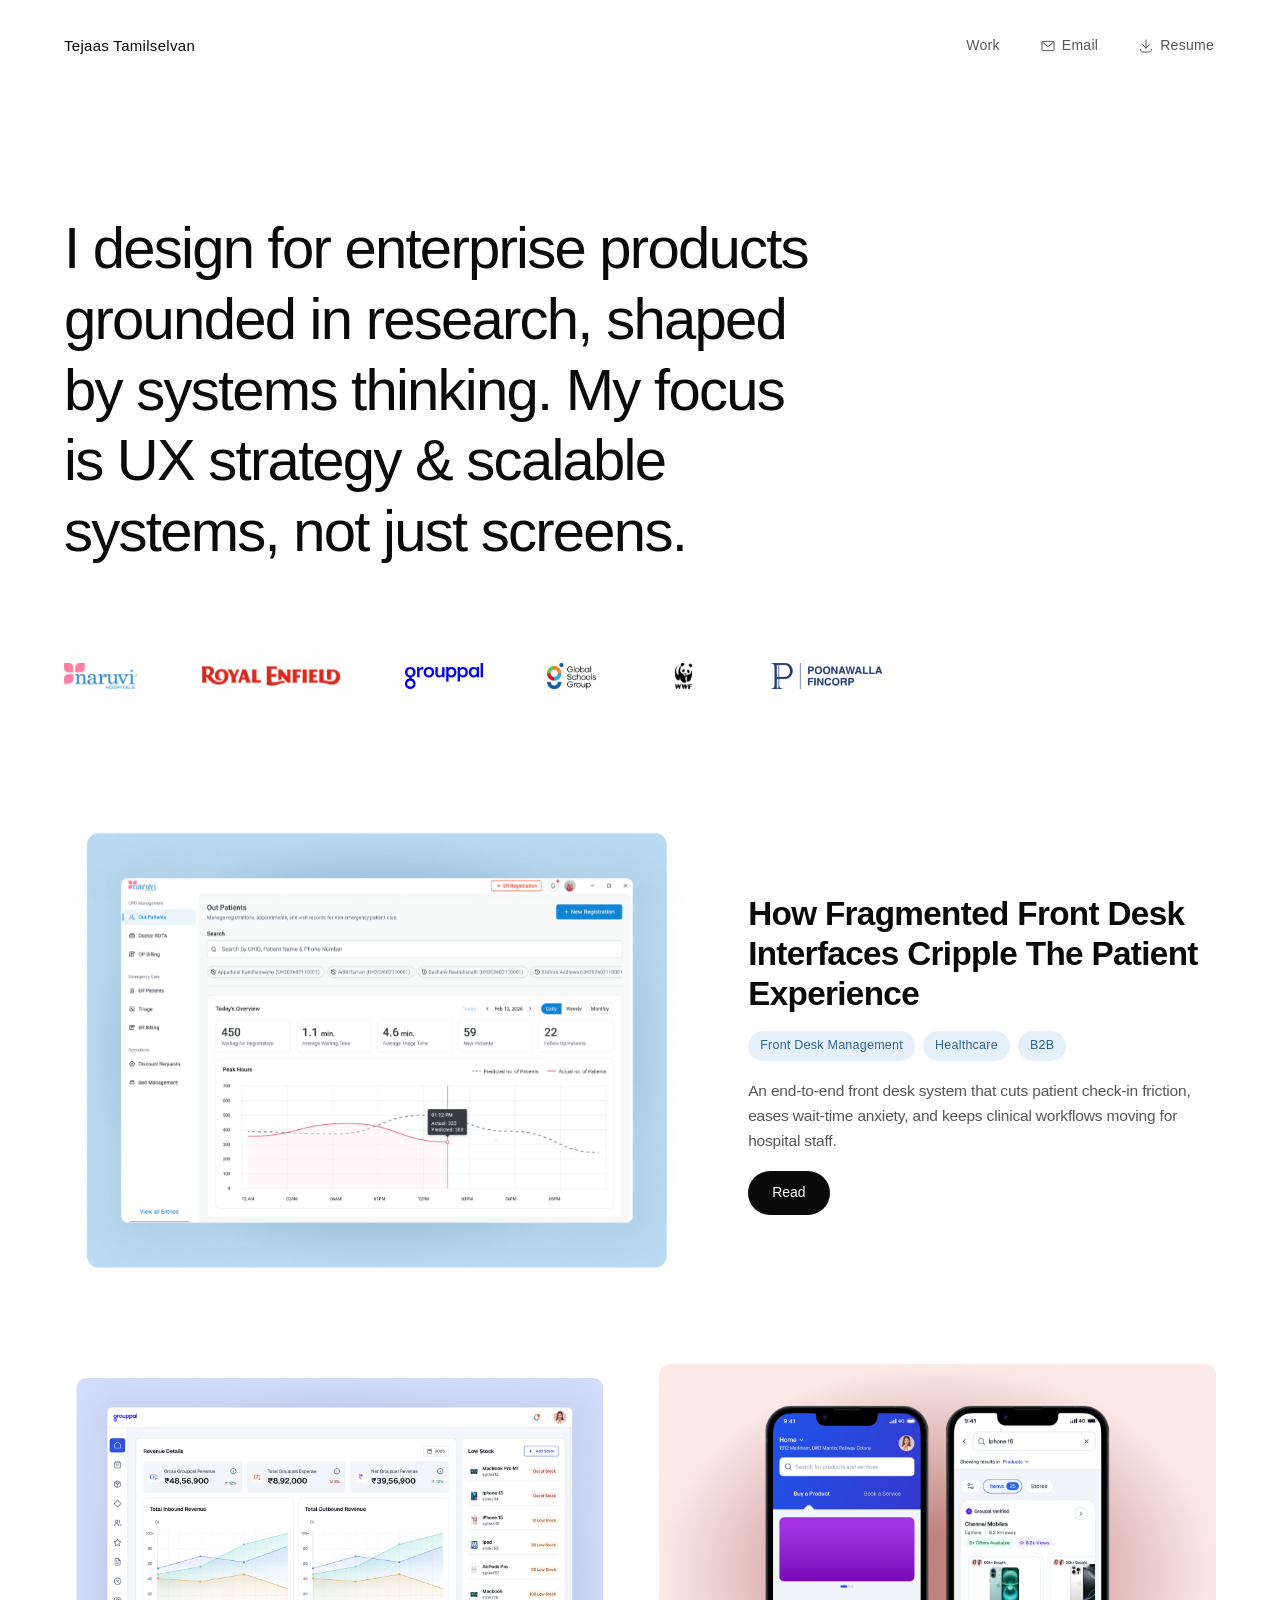
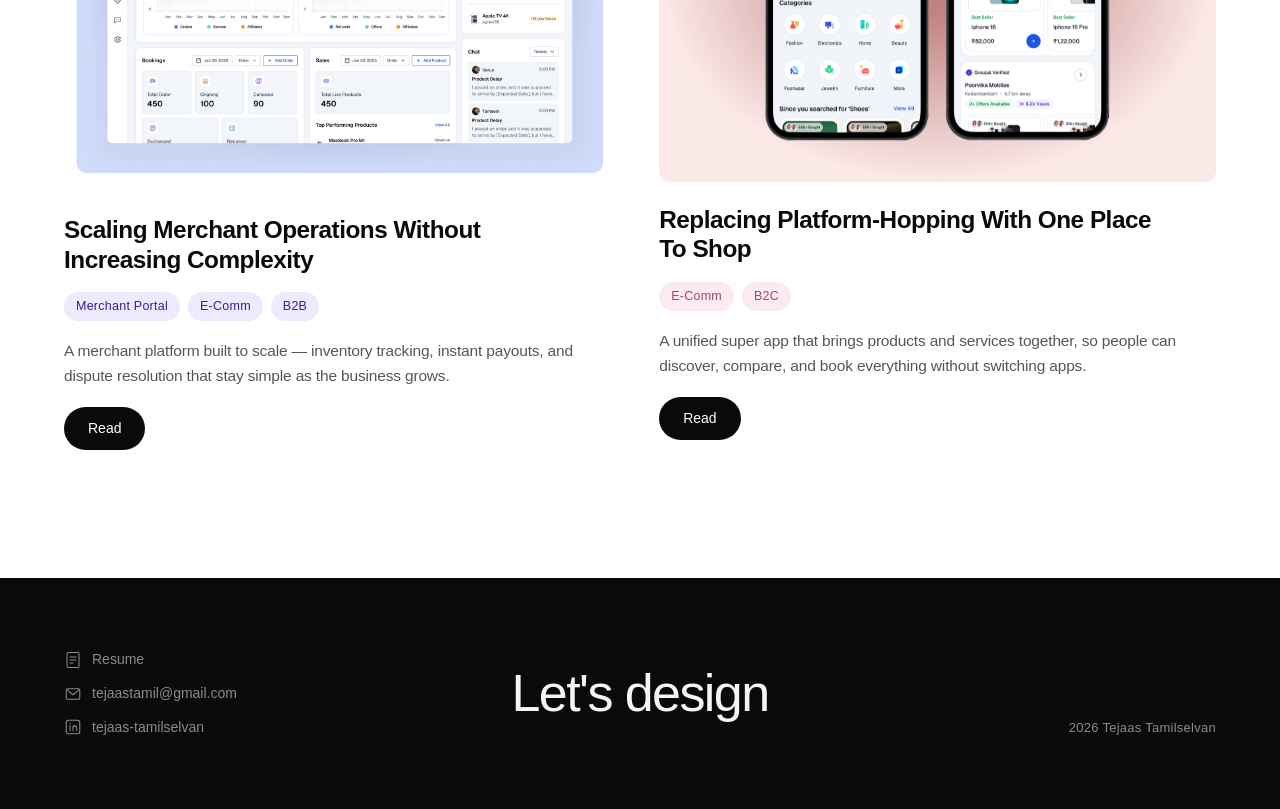
<file: index.html>
<!DOCTYPE html>
<html lang="en">
<head>
<meta charset="UTF-8" />
<meta name="viewport" content="width=device-width, initial-scale=1.0" />
<title>Tejaas Tamilselvan — Product Designer</title>
<meta name="description" content="Tejaas Tamilselvan — a designer focused on enterprise products through research driven UX & systems thinking." />

<!-- Switzer — Fontshare -->
<link rel="preconnect" href="https://api.fontshare.com" />
<link href="https://api.fontshare.com/v2/css?f[]=switzer@400,500,600,700&display=swap" rel="stylesheet" />

<link rel="stylesheet" href="assets/reset.css" />
<link rel="stylesheet" href="assets/styles.css" />
</head>
<body>

<div class="grain" aria-hidden="true"></div>

<!-- ================= NAV ================= -->
<header class="nav">
  <a href="#top" class="nav__name">Tejaas Tamilselvan</a>
  <nav class="nav__links" aria-label="Primary">
    <a href="#work" class="nav__link">Work</a>
    <a href="mailto:tejaastamil@gmail.com" class="nav__link nav__link--icon">
      <svg width="16" height="16" viewBox="0 0 24 24" fill="none" aria-hidden="true"><path d="M3 6.5C3 5.67157 3.67157 5 4.5 5H19.5C20.3284 5 21 5.67157 21 6.5V17.5C21 18.3284 20.3284 19 19.5 19H4.5C3.67157 19 3 18.3284 3 17.5V6.5Z" stroke="currentColor" stroke-width="1.5"/><path d="M4 6.5L12 13L20 6.5" stroke="currentColor" stroke-width="1.5" stroke-linecap="round" stroke-linejoin="round"/></svg>
      Email
    </a>
    <a href="resume.pdf" class="nav__link nav__link--icon" download>
      <svg width="16" height="16" viewBox="0 0 24 24" fill="none" aria-hidden="true"><path d="M12 3V15M12 15L7 10M12 15L17 10" stroke="currentColor" stroke-width="1.5" stroke-linecap="round" stroke-linejoin="round"/><path d="M4 17V18C4 19.6569 5.34315 21 7 21H17C18.6569 21 20 19.6569 20 18V17" stroke="currentColor" stroke-width="1.5" stroke-linecap="round" stroke-linejoin="round"/></svg>
      Resume
    </a>
  </nav>
</header>

<!-- ================= HERO ================= -->
<section class="hero" id="top">
  <h1 class="hero__statement" data-reveal-text>
    I design for enterprise products grounded in research, shaped by systems thinking. My focus is UX strategy &amp; scalable systems, not just screens.
  </h1>
</section>

<!-- ================= CLIENTS ================= -->
<section class="clients" aria-label="Clients">
  <ul class="clients__row">
    <li class="client-logo"><img src="assets/logo/naruvi.svg" alt="Naruvi Hospitals" loading="lazy" /></li>
    <li class="client-logo"><img src="assets/logo/royal-enfield.svg" alt="Royal Enfield" loading="lazy" /></li>
    <li class="client-logo"><img src="assets/logo/grouppal.svg" alt="Grouppal" loading="lazy" /></li>
    <li class="client-logo"><img src="assets/logo/global-schools-group.svg" alt="Global Schools Group" loading="lazy" /></li>
    <li class="client-logo"><img src="assets/logo/wwf.svg" alt="WWF" loading="lazy" /></li>
    <li class="client-logo"><img src="assets/logo/poonawalla-fincorp.svg" alt="Poonawalla Fincorp" loading="lazy" /></li>
  </ul>
</section>

<!-- ================= WORK ================= -->
<main id="work" class="work">

  <!-- Project 1 — featured, full width image -->
  <article class="project project--featured reveal" data-tilt>
    <div class="project__media project__media--blue">
      <img src="assets/image/naruvi-dashboard.png" alt="Naruvi Hospitals front desk dashboard showing out-patient registration, today's overview and peak hours chart" class="project__img" loading="lazy" />
    </div>
    <div class="project__body">
      <h2 class="project__title">How Fragmented Front Desk Interfaces Cripple The Patient Experience</h2>
      <ul class="project__tags">
        <li class="tag tag--blue">Front Desk Management</li>
        <li class="tag tag--blue">Healthcare</li>
        <li class="tag tag--blue">B2B</li>
      </ul>
      <p class="project__desc">An end-to-end front desk system that cuts patient check-in friction, eases wait-time anxiety, and keeps clinical workflows moving for hospital staff.</p>
      <a href="naruvi-case-study.html" class="btn btn--primary">
        <span>Read</span>
      </a>
    </div>
  </article>

  <!-- Project 2 + 3 — two column -->
  <div class="project-grid">

    <article class="project project--card reveal" data-tilt>
      <div class="project__media project__media--lavender">
        <img src="assets/image/grouppal-dashboard.png" alt="Grouppal merchant portal showing revenue details, inbound and outbound revenue charts, low stock and orders" class="project__img" loading="lazy" />
      </div>
      <div class="project__body">
        <h2 class="project__title project__title--sm">Scaling Merchant Operations Without Increasing Complexity</h2>
        <ul class="project__tags">
          <li class="tag tag--lavender">Merchant Portal</li>
          <li class="tag tag--lavender">E-Comm</li>
          <li class="tag tag--lavender">B2B</li>
        </ul>
        <p class="project__desc">A merchant platform built to scale — inventory tracking, instant payouts, and dispute resolution that stay simple as the business grows.</p>
        <a href="grouppal-case-study.html" class="btn btn--primary">
          <span>Read</span>
        </a>
      </div>
    </article>

    <article class="project project--card reveal" data-tilt>
      <div class="project__media project__media--pink">
        <img src="assets/image/superapp-mobile.png" alt="Mobile super application showing home screen with categories and search results across products and stores" class="project__img" loading="lazy" />
      </div>
      <div class="project__body">
        <h2 class="project__title project__title--sm">Replacing Platform-Hopping With One Place To Shop</h2>
        <ul class="project__tags">
          <li class="tag tag--pink">E-Comm</li>
          <li class="tag tag--pink">B2C</li>
        </ul>
        <p class="project__desc">A unified super app that brings products and services together, so people can discover, compare, and book everything without switching apps.</p>
        <a href="superapp-case-study.html" class="btn btn--primary">
          <span>Read</span>
        </a>
      </div>
    </article>

  </div>
</main>

<!-- ================= FOOTER ================= -->
<footer class="footer">
  <div class="footer__col footer__col--left">
    <a href="resume.pdf" class="footer__link" download>
      <svg width="18" height="18" viewBox="0 0 24 24" fill="none" aria-hidden="true"><rect x="4" y="2" width="16" height="20" rx="2" stroke="currentColor" stroke-width="1.4"/><path d="M8 8H16M8 12H16M8 16H12" stroke="currentColor" stroke-width="1.4" stroke-linecap="round"/></svg>
      Resume
    </a>
    <a href="mailto:tejaastamil@gmail.com" class="footer__link">
      <svg width="18" height="18" viewBox="0 0 24 24" fill="none" aria-hidden="true"><path d="M3 6.5C3 5.67157 3.67157 5 4.5 5H19.5C20.3284 5 21 5.67157 21 6.5V17.5C21 18.3284 20.3284 19 19.5 19H4.5C3.67157 19 3 18.3284 3 17.5V6.5Z" stroke="currentColor" stroke-width="1.4"/><path d="M4 6.5L12 13L20 6.5" stroke="currentColor" stroke-width="1.4" stroke-linecap="round" stroke-linejoin="round"/></svg>
      tejaastamil@gmail.com
    </a>
    <a href="https://www.linkedin.com/in/tejaas-tamilselvan-48511917a/" class="footer__link" target="_blank" rel="noopener">
      <svg width="18" height="18" viewBox="0 0 24 24" fill="none" aria-hidden="true"><rect x="3" y="3" width="18" height="18" rx="3" stroke="currentColor" stroke-width="1.4"/><path d="M8 10V17M8 7.5V7.51M12 17V13C12 11.6193 13.1193 10.5 14.5 10.5C15.8807 10.5 17 11.6193 17 13V17M12 10.5V17" stroke="currentColor" stroke-width="1.4" stroke-linecap="round"/></svg>
      tejaas-tamilselvan
    </a>
  </div>

  <div class="footer__col footer__col--center">
    <span class="footer__cta">Let's design</span>
  </div>

  <div class="footer__col footer__col--right">
    <span>2026 Tejaas Tamilselvan</span>
  </div>
</footer>

<script src="script.js"></script>
</body>
</html>
</file>
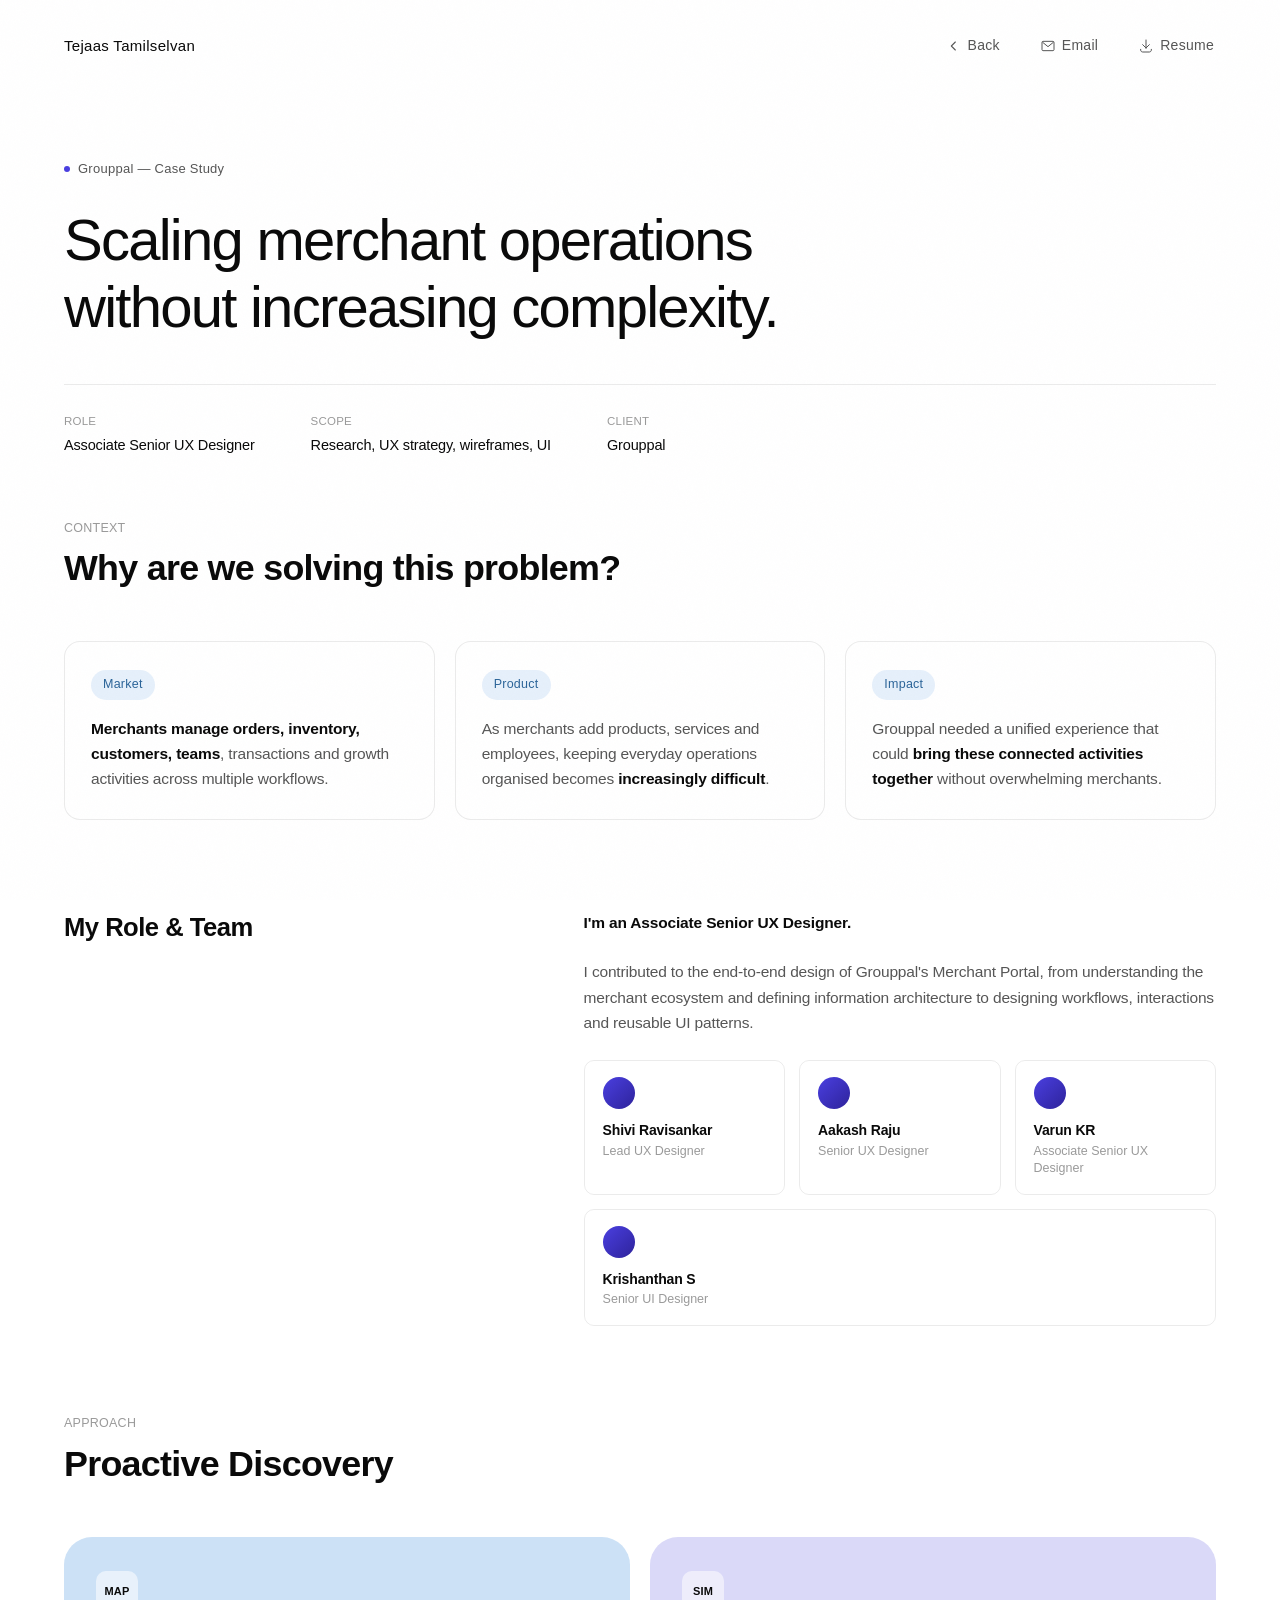
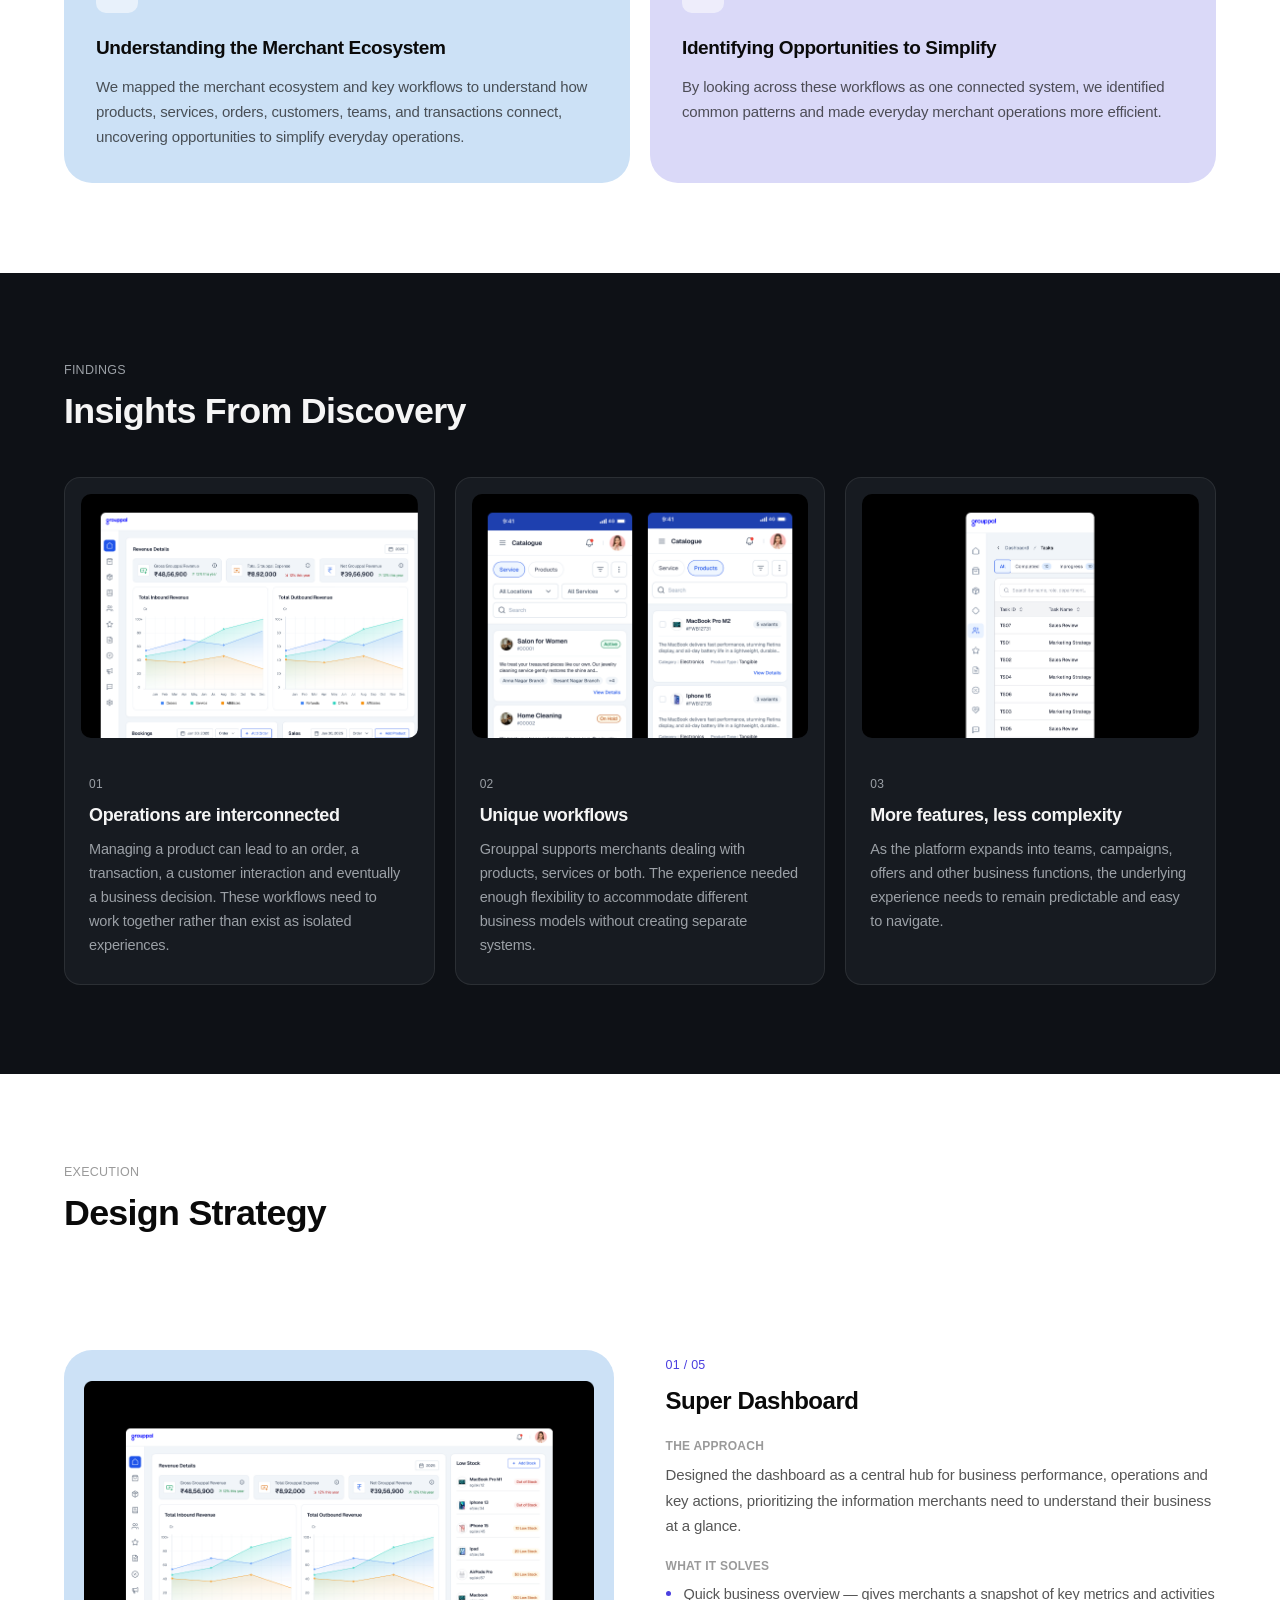
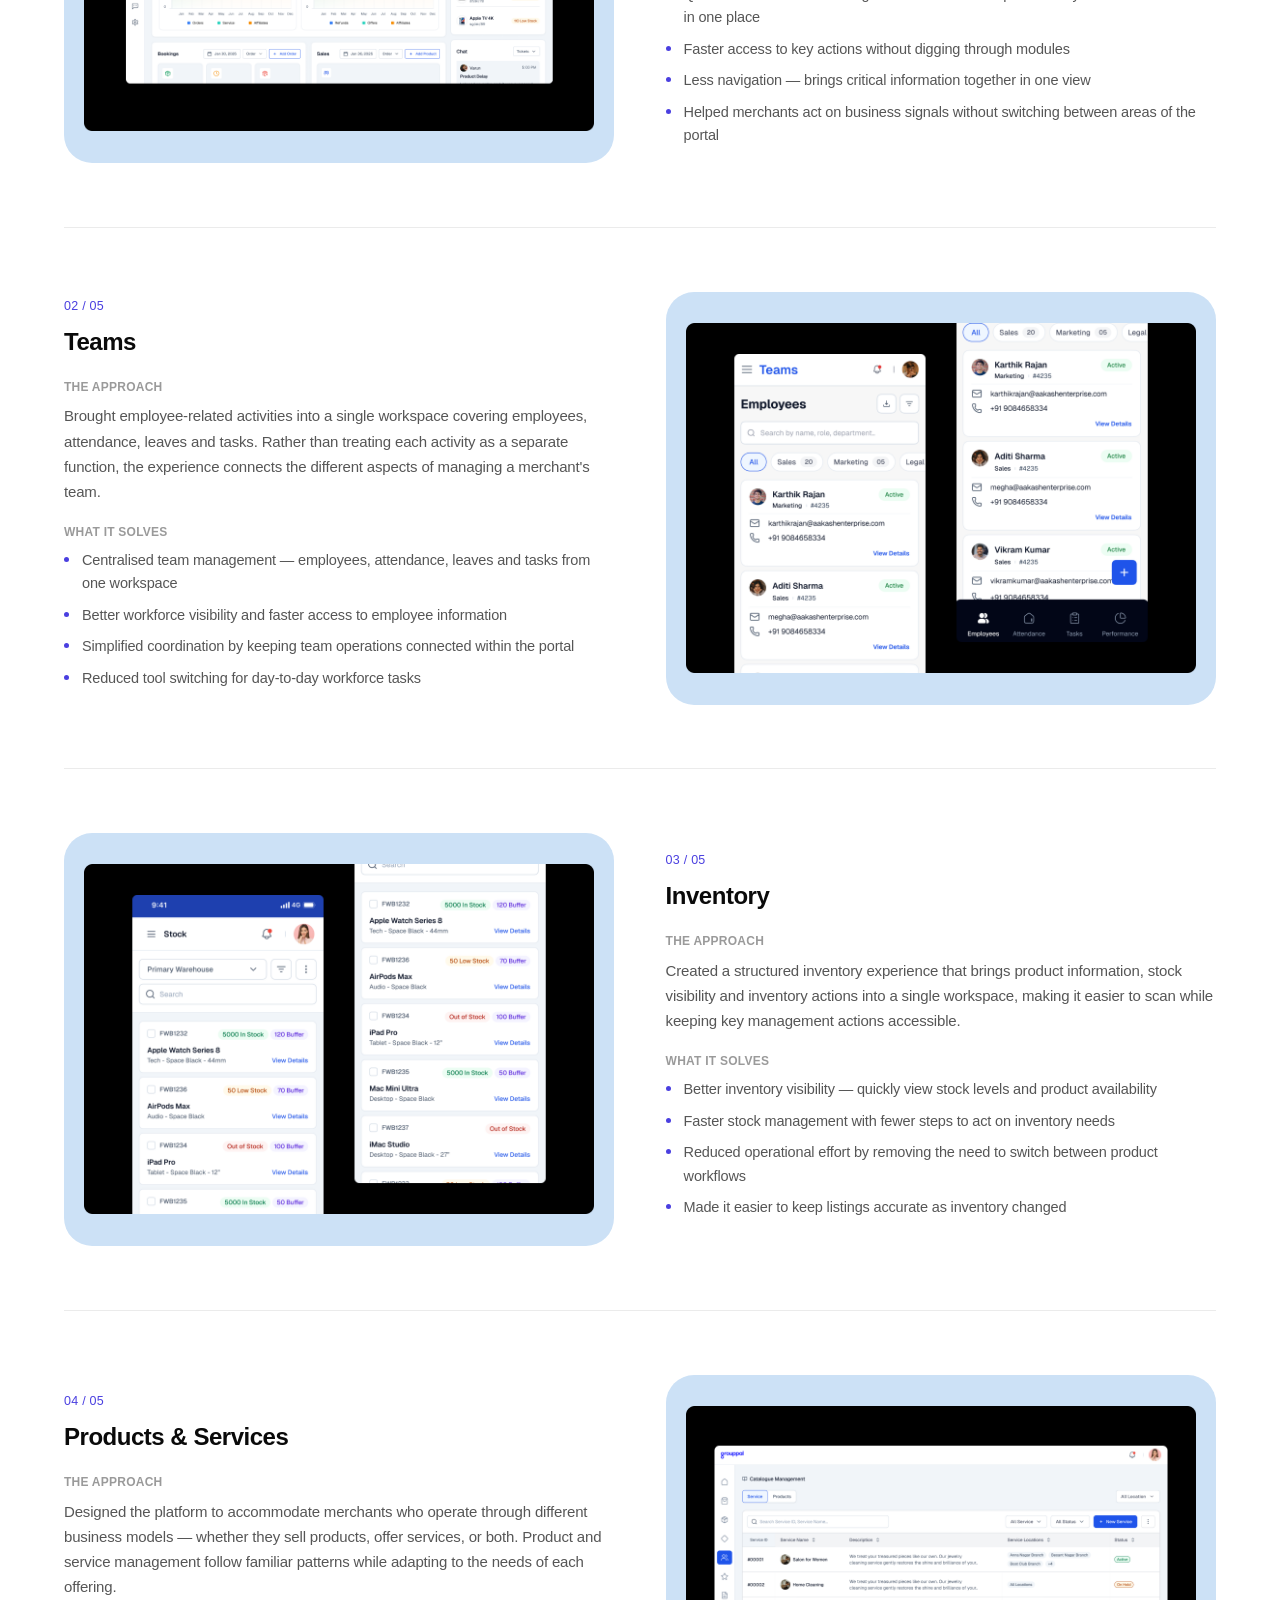
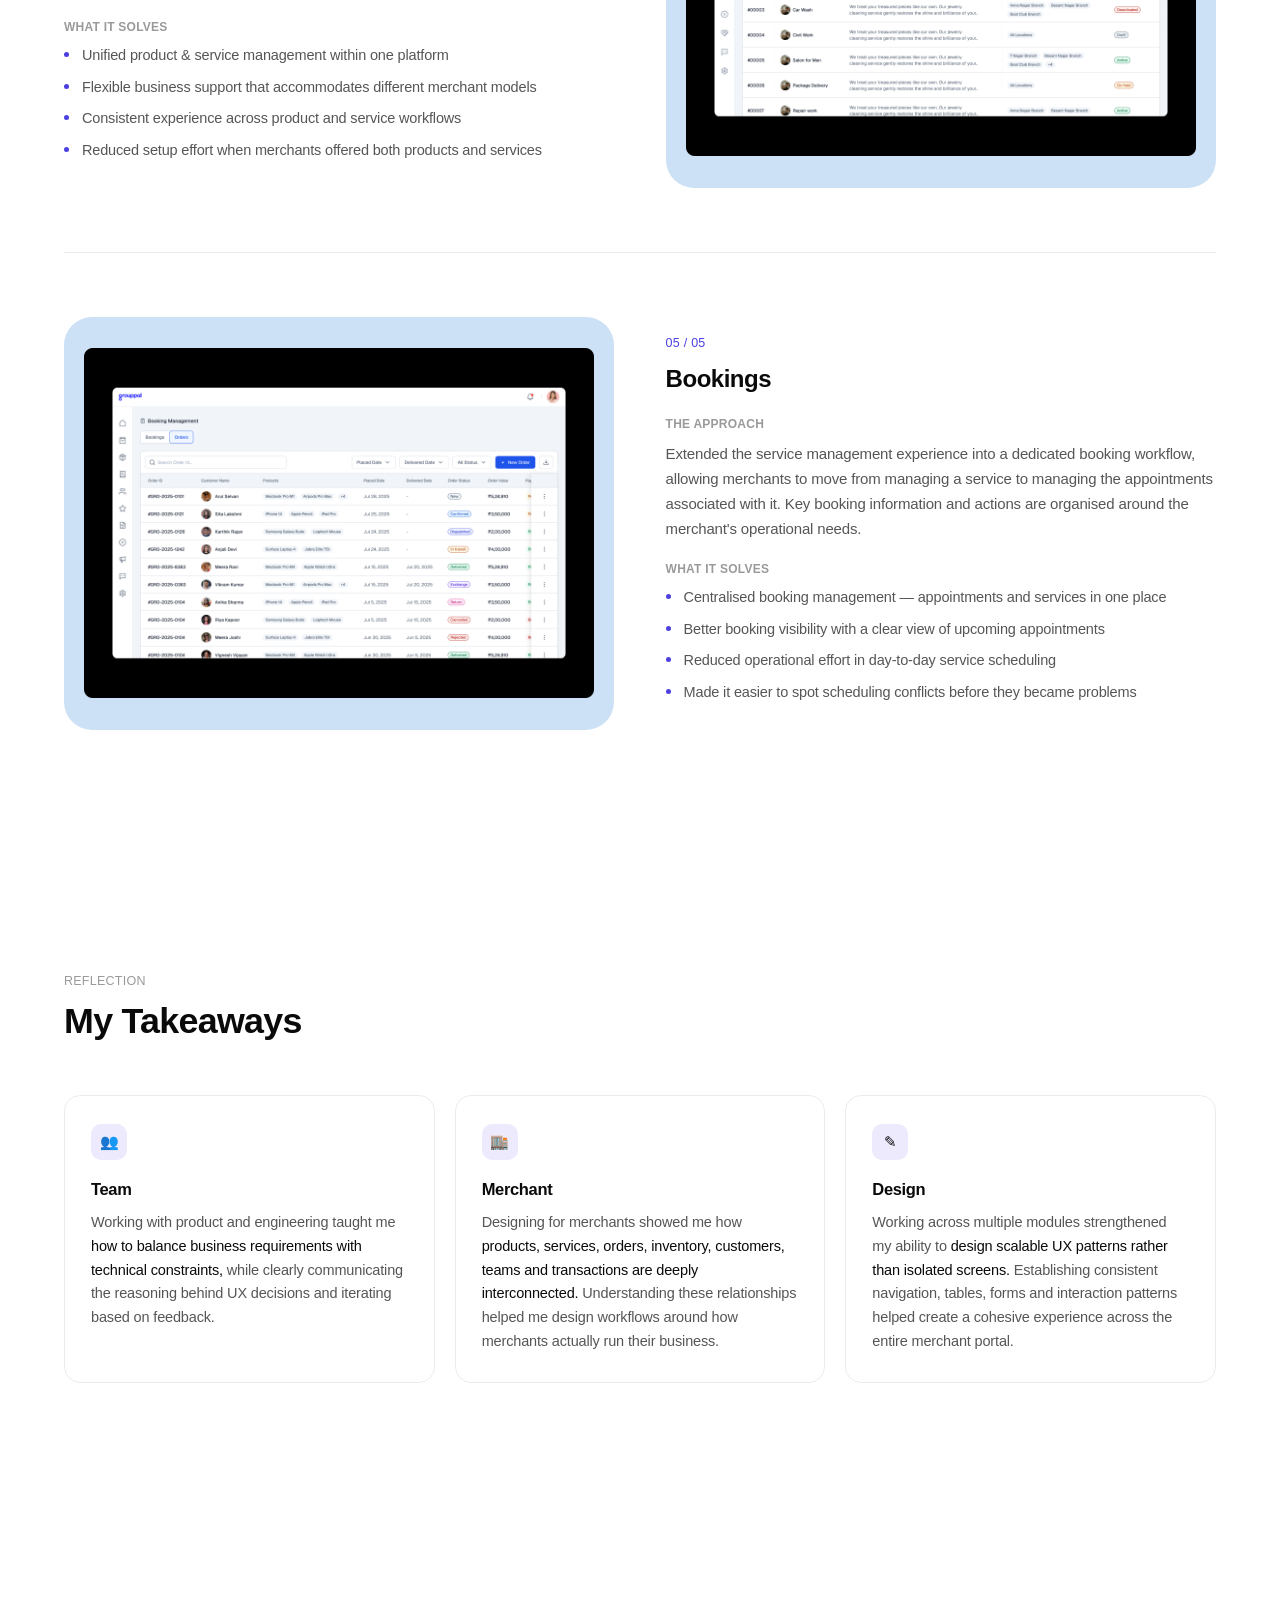
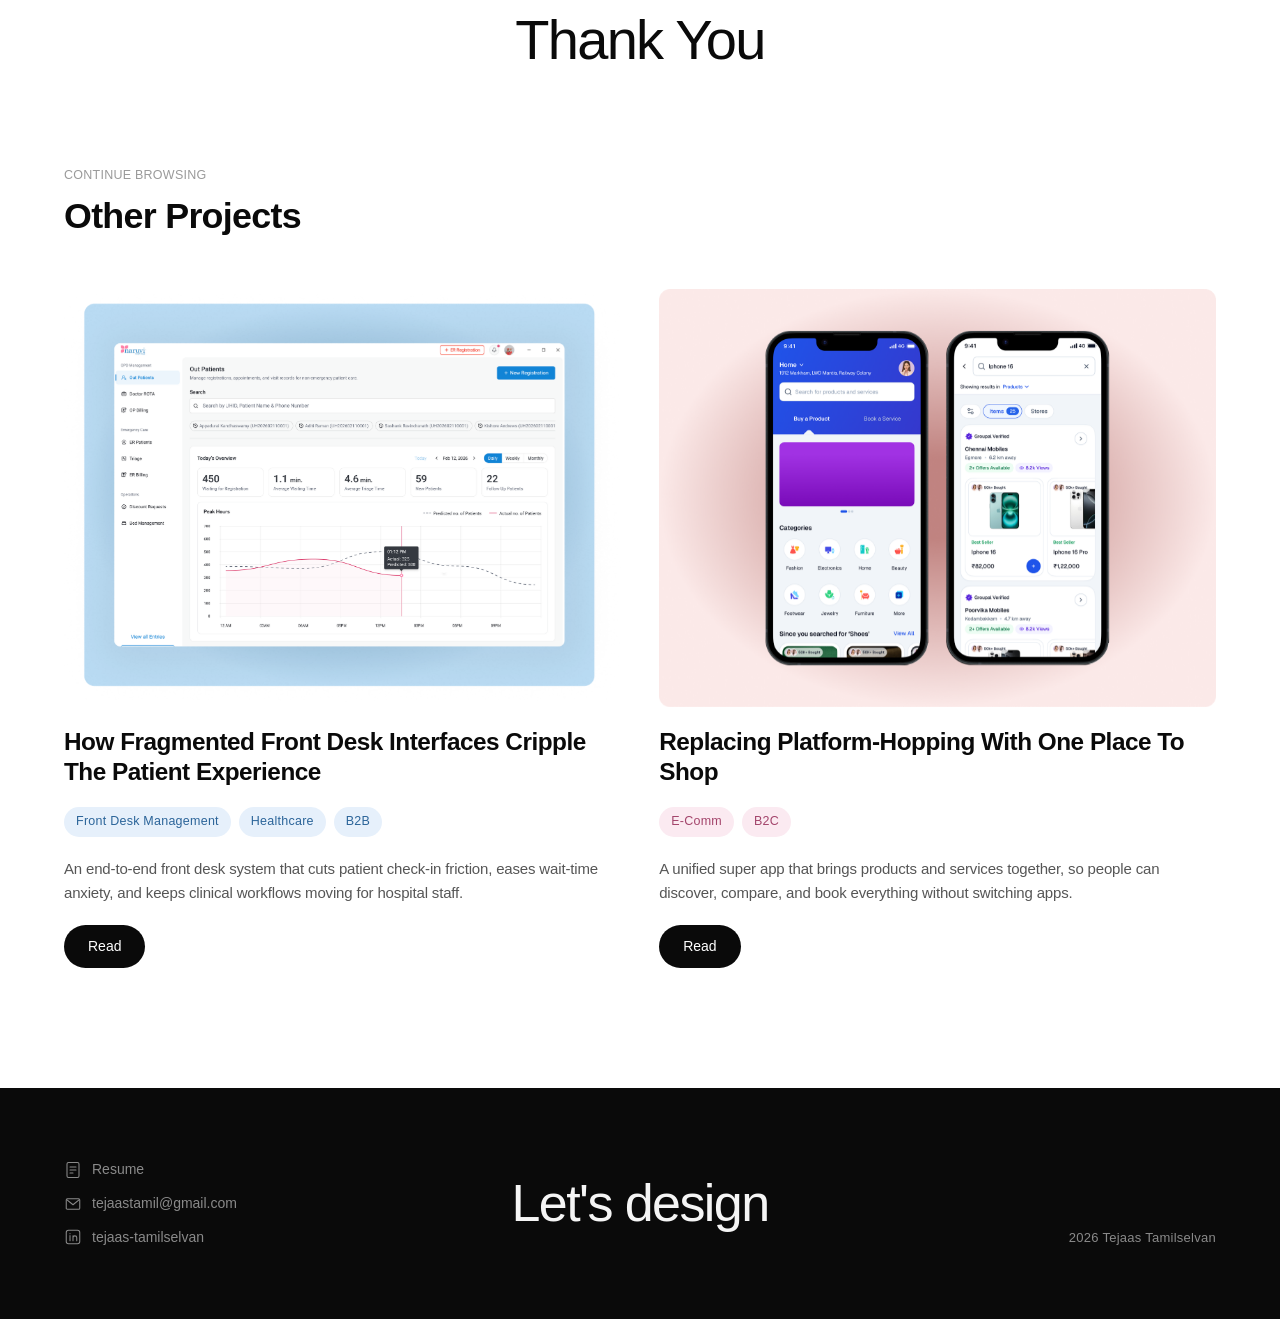
<file: grouppal-case-study.html>
<!DOCTYPE html>
<html lang="en">
<head>
<meta charset="UTF-8" />
<meta name="viewport" content="width=device-width, initial-scale=1.0" />
<title>Grouppal Merchant Portal — Tejaas Tamilselvan</title>
<meta name="description" content="Case study: scaling merchant operations without increasing complexity — Grouppal, by Tejaas Tamilselvan." />

<link rel="preconnect" href="https://api.fontshare.com" />
<link href="https://api.fontshare.com/v2/css?f[]=switzer@400,500,600,700&display=swap" rel="stylesheet" />

<style>
/* ============================================================
   RESET (matches assets/reset.css)
   ============================================================ */
*, *::before, *::after{ box-sizing:border-box; }
*{ margin:0; padding:0; font:inherit; }
html{ -webkit-text-size-adjust:100%; text-size-adjust:100%; -moz-tab-size:4; tab-size:4; }
body{ min-height:100vh; line-height:1.5; -webkit-font-smoothing:antialiased; text-rendering:optimizeSpeed; }
img, picture, video, canvas, svg{ display:block; max-width:100%; }
iframe{ border:0; }
ul, ol{ list-style:none; }
a{ color:inherit; text-decoration:none; -webkit-tap-highlight-color:transparent; }
button, input, textarea, select{ background:none; border:none; color:inherit; }
button{ cursor:pointer; }
button:disabled, [aria-disabled='true']{ cursor:default; }
table{ border-collapse:collapse; border-spacing:0; }
h1,h2,h3,h4,h5,h6{ font-size:inherit; font-weight:inherit; }
p,h1,h2,h3,h4,h5,h6{ overflow-wrap:break-word; }
fieldset{ border:0; }
@media (prefers-reduced-motion: reduce){
  *, *::before, *::after{
    animation-duration:0.01ms !important; animation-iteration-count:1 !important;
    transition-duration:0.01ms !important; scroll-behavior:auto !important;
  }
}

/* ============================================================
   TOKENS (matches assets/styles.css :root exactly, extended
   with dark-section + strategy-panel tokens for this page only)
   ============================================================ */
:root{
  --ink:            #0A0A0A;
  --ink-soft:       #565656;
  --ink-faint:      #9A9A9A;
  --paper:          #FFFFFF;
  --line:           rgba(10,10,10,0.08);

  --accent:         #4A3FE0;
  --accent-ink:     #2E239B;
  --accent-tint:    #ECEAFC;
  --accent-shadow:  rgba(74,63,224,0.28);

  --blue-bg:        #CCE1F6;
  --blue-tag-bg:    #E6F0FB;
  --blue-tag-ink:   #2B6499;
  --blue-shadow:    rgba(62,124,184,0.26);

  --lavender-bg:    #DAD9F8;
  --lavender-tag-bg:var(--accent-tint);
  --lavender-tag-ink:var(--accent-ink);
  --lavender-shadow:var(--accent-shadow);

  --pink-bg:        #F6DCE7;
  --pink-tag-bg:    #FBEAF1;
  --pink-tag-ink:   #A3446B;
  --pink-shadow:    rgba(200,90,140,0.26);

  --footer-bg:      #0A0A0A;
  --footer-ink:     #F5F5F5;
  --footer-ink-dim: #8A8A8A;

  --track-hero:     -0.03em;
  --track-h2:       -0.02em;
  --track-body:     -0.011em;
  --track-label:    0.02em;

  --ease-out:       cubic-bezier(.16,1,.3,1);
  --ease-standard:  cubic-bezier(.4,0,.2,1);
  --dur-fast:       160ms;
  --dur-med:        420ms;
  --dur-slow:       720ms;

  --radius-lg:      28px;
  --radius-md:      16px;
  --radius-sm:      10px;
  --radius-pill:    999px;

  /* case-study-only extensions, same hue family as --blue-* */
  --deep-bg:        #0E1116;
  --deep-card:      #171B21;
  --deep-line:      rgba(245,245,245,0.09);
  --deep-ink-dim:   #9BA0A6;
}

html{ scroll-behavior:smooth; }
@media (prefers-reduced-motion: reduce){ html{ scroll-behavior:auto; } }

body{
  background:var(--paper);
  color:var(--ink);
  font-family:'Switzer', -apple-system, BlinkMacSystemFont, 'Segoe UI', sans-serif;
  font-weight:400;
  line-height:1.4;
  overflow-x:hidden;
}

.grain{
  position:fixed; inset:0; pointer-events:none; z-index:999;
  opacity:0.025; mix-blend-mode:multiply;
  background-image:url("data:image/svg+xml,%3Csvg xmlns='http://www.w3.org/2000/svg' width='120' height='120'%3E%3Cfilter id='n'%3E%3CfeTurbulence type='fractalNoise' baseFrequency='0.9' numOctaves='2' stitchTiles='stitch'/%3E%3C/filter%3E%3Crect width='100%25' height='100%25' filter='url(%23n)'/%3E%3C/svg%3E");
}

:focus-visible{ outline:2px solid var(--accent); outline-offset:3px; border-radius:4px; }

.reveal{
  opacity:0; transform:translateY(28px);
  transition:opacity var(--dur-slow) var(--ease-out), transform var(--dur-slow) var(--ease-out);
}
.reveal.is-visible{ opacity:1; transform:translateY(0); }
@media (prefers-reduced-motion: reduce){ .reveal{ opacity:1; transform:none; transition:none; } }

/* ============================================================
   NAV (matches .nav exactly, "Back" swapped in for "Work")
   ============================================================ */
.nav{
  display:flex; align-items:center; justify-content:space-between;
  padding:32px clamp(24px, 5vw, 72px) 0;
  max-width:1440px; margin:0 auto;
}
.nav__name{ font-weight:500; font-size:15px; letter-spacing:var(--track-label); }
.nav__links{ display:flex; align-items:center; gap:clamp(20px, 3vw, 36px); }
.nav__link{
  display:inline-flex; align-items:center; gap:6px;
  font-size:14px; font-weight:500; color:var(--ink-soft);
  letter-spacing:var(--track-label);
  transition:color var(--dur-fast) var(--ease-standard);
  padding:4px 2px; position:relative;
}
.nav__link::after{
  content:''; position:absolute; left:0; right:100%; bottom:-2px; height:1px;
  background:var(--ink); transition:right var(--dur-med) var(--ease-out);
}
@media (hover:hover) and (pointer:fine){
  .nav__link:hover{ color:var(--ink); }
  .nav__link:hover::after{ right:0; }
}
.nav__link:active{ transform:translateY(1px); }
.nav__link--icon svg{ flex-shrink:0; }

/* ============================================================
   HERO
   ============================================================ */
.hero{
  padding:clamp(48px, 8vw, 96px) clamp(24px, 5vw, 72px) clamp(40px, 6vw, 64px);
  max-width:1440px; margin:0 auto;
}
.hero__eyebrow{
  display:inline-flex; align-items:center; gap:8px;
  font-size:13px; font-weight:500; color:var(--ink-soft);
  letter-spacing:var(--track-label);
  margin-bottom:28px;
}
.hero__eyebrow .dot{ width:6px; height:6px; border-radius:50%; background:var(--accent); }
.hero__statement{
  font-size:clamp(30px, 4.6vw, 58px);
  font-weight:400; letter-spacing:var(--track-hero); line-height:1.16;
  width:88%; color:var(--ink); text-wrap:balance;
}
@media (max-width:900px){ .hero__statement{ width:100%; } }
.hero__statement .word{
  display:inline-block; opacity:0; filter:blur(6px); transform:translateY(14px);
  animation:revealWord var(--dur-slow) var(--ease-out) forwards;
}
@keyframes revealWord{ to{ opacity:1; filter:blur(0); transform:translateY(0); } }
@media (prefers-reduced-motion: reduce){
  .hero__statement .word{ animation:none; opacity:1; filter:none; transform:none; }
}
.hero__meta{
  display:flex; gap:clamp(28px,5vw,56px); flex-wrap:wrap;
  margin-top:44px; padding-top:28px; border-top:1px solid var(--line);
  opacity:0; animation:fadeUp var(--dur-slow) var(--ease-out) 900ms forwards;
}
@keyframes fadeUp{ from{opacity:0; transform:translateY(10px);} to{opacity:1; transform:translateY(0);} }
@media (prefers-reduced-motion: reduce){ .hero__meta{ animation:none; opacity:1; } }
.hero__meta-item .label{ font-size:11.5px; color:var(--ink-faint); letter-spacing:var(--track-label); text-transform:uppercase; margin-bottom:6px; }
.hero__meta-item .value{ font-size:14.5px; font-weight:500; letter-spacing:var(--track-body); }

/* ============================================================
   SECTION SHELL
   ============================================================ */
.section{
  padding:clamp(56px,7vw,96px) clamp(24px,5vw,72px);
  max-width:1440px; margin:0 auto;
}
.section--tight{ padding-top:0; }
.section__head{ margin-bottom:clamp(36px,4vw,52px); }
.section__label{ font-size:12.5px; font-weight:500; color:var(--ink-faint); letter-spacing:var(--track-label); text-transform:uppercase; margin-bottom:10px; }
.section__title{ font-size:clamp(24px,2.8vw,36px); font-weight:600; letter-spacing:var(--track-h2); line-height:1.2; max-width:640px; }

/* ============================================================
   CARD PRIMITIVE (echoes .tag / .project__body language)
   ============================================================ */
.card-grid{ display:grid; grid-template-columns:repeat(3,minmax(0,1fr)); gap:clamp(16px,2vw,20px); }
@media (max-width:860px){ .card-grid{ grid-template-columns:1fr; } }
.info-card{
  background:var(--paper); border:1px solid var(--line); border-radius:var(--radius-md);
  padding:28px 26px;
}
.info-card .tag{
  font-size:12.5px; font-weight:500; letter-spacing:var(--track-label);
  padding:6px 12px; border-radius:var(--radius-pill);
  background:var(--blue-tag-bg); color:var(--blue-tag-ink);
  display:inline-block; margin-bottom:16px;
}
.info-card p{ font-size:15.5px; line-height:1.62; letter-spacing:var(--track-body); color:var(--ink-soft); }
.info-card p b{ color:var(--ink); font-weight:600; }

/* ---- role & team ---- */
.role-grid{ display:grid; grid-template-columns:1fr 1.35fr; gap:clamp(32px,4vw,56px); align-items:start; }
@media (max-width:860px){ .role-grid{ grid-template-columns:1fr; } }
.role-grid h3{ font-size:clamp(20px,2vw,26px); font-weight:600; letter-spacing:var(--track-h2); }
.role-desc p{ font-size:15.5px; line-height:1.65; letter-spacing:var(--track-body); color:var(--ink-soft); margin-bottom:24px; }
.role-desc p b{ color:var(--ink); font-weight:600; }
.team-row{ display:flex; gap:14px; flex-wrap:wrap; }
.team-card{ flex:1; min-width:150px; border:1px solid var(--line); border-radius:var(--radius-sm); padding:16px 18px; }
.team-card .avatar{ width:32px; height:32px; border-radius:50%; margin-bottom:12px; background:linear-gradient(135deg, var(--accent), var(--accent-ink)); }
.team-card .name{ font-size:14px; font-weight:600; letter-spacing:var(--track-body); margin-bottom:2px; }
.team-card .role{ font-size:12.5px; color:var(--ink-faint); }

/* ---- discovery ---- */
.discovery-grid{ display:grid; grid-template-columns:1fr 1fr; gap:20px; }
@media (max-width:860px){ .discovery-grid{ grid-template-columns:1fr; } }
.discovery-card{ border-radius:var(--radius-lg); padding:34px 32px; background:var(--blue-bg); }
.discovery-card.alt{ background:var(--lavender-bg); }
.discovery-card .icon{
  width:42px; height:42px; border-radius:var(--radius-sm); background:rgba(255,255,255,0.55);
  display:flex; align-items:center; justify-content:center; margin-bottom:22px;
  font-size:11px; font-weight:600; letter-spacing:var(--track-label); color:var(--ink);
}
.discovery-card h4{ font-size:19px; font-weight:600; letter-spacing:var(--track-h2); margin-bottom:12px; }
.discovery-card p{ font-size:15px; line-height:1.68; letter-spacing:var(--track-body); color:rgba(10,10,10,0.68); }

/* ============================================================
   INSIGHTS — DARK
   ============================================================ */
.insights{
  background:var(--deep-bg); color:var(--footer-ink);
  padding:clamp(56px,7vw,96px) clamp(24px,5vw,72px);
}
.insights .section__label{ color:var(--deep-ink-dim); }
.insights .section__title{ color:var(--footer-ink); max-width:640px; }
.insights-grid{ display:grid; grid-template-columns:repeat(3,minmax(0,1fr)); gap:20px; margin-top:44px; }
@media (max-width:900px){ .insights-grid{ grid-template-columns:1fr; } }
.insight-card{ background:var(--deep-card); border:1px solid var(--deep-line); border-radius:var(--radius-md); overflow:hidden; }
.insight-mock{ aspect-ratio:4/3; padding:16px; }
.insight-mock-inner{ height:100%; background:var(--paper); border-radius:var(--radius-sm); padding:14px; display:flex; flex-direction:column; gap:8px; }
.insight-mock-img{ width:100%; height:100%; object-fit:cover; display:block; border-radius:var(--radius-sm); }
.mock-bar{ height:8px; border-radius:3px; background:var(--line); }
.mock-bar.blue{ background:var(--accent); width:55%; }
.mock-bar.short{ width:34%; }
.mock-row{ display:flex; gap:8px; }
.mock-chip{ flex:1; height:32px; border-radius:6px; background:#F3F4F6; border:1px solid var(--line); }
.mock-chip.on{ background:var(--accent-tint); border-color:var(--accent); }
.table-mini{ display:flex; flex-direction:column; gap:6px; }
.table-mini .r{ display:flex; gap:8px; align-items:center; }
.table-mini .r span{ height:9px; background:#F3F4F6; border-radius:3px; flex:1; }
.table-mini .r .stat{ width:42px; height:15px; border-radius:4px; background:var(--accent-tint); flex:none; }
.insight-body{ padding:22px 24px 26px; }
.insight-body .idx{ font-size:12px; font-weight:500; color:var(--deep-ink-dim); letter-spacing:var(--track-label); display:block; margin-bottom:10px; }
.insight-body h4{ font-size:18px; font-weight:600; letter-spacing:var(--track-h2); margin-bottom:10px; }
.insight-body p{ font-size:14.5px; line-height:1.65; letter-spacing:var(--track-body); color:var(--deep-ink-dim); }

/* ============================================================
   DESIGN STRATEGY
   ============================================================ */
.strategy-item{
  display:grid; grid-template-columns:1fr 1fr; gap:clamp(32px,4vw,56px); align-items:center;
  padding:clamp(40px,5vw,64px) 0; border-bottom:1px solid var(--line);
}
.strategy-item:last-child{ border-bottom:none; }
.strategy-item.rev .mock-frame{ order:2; }
.strategy-item.rev .strategy-text{ order:1; }
@media (max-width:860px){
  .strategy-item{ grid-template-columns:1fr; }
  .strategy-item.rev .mock-frame, .strategy-item.rev .strategy-text{ order:initial; }
}
.mock-frame{
  aspect-ratio:4/3; display:flex; align-items:center; justify-content:center;
  background:var(--blue-bg); border-radius:var(--radius-lg); padding:20px;
  will-change:transform; transition:transform var(--dur-med) var(--ease-out);
}
.mock-frame-inner{ background:var(--paper); border-radius:var(--radius-md); padding:18px; width:100%; height:100%; }
.mock-frame-img{ width:100%; height:100%; object-fit:contain; display:block; }
@media (hover:hover) and (pointer:fine){ .mock-frame:hover{ transform:scale(1.012); } }
.mock-topbar{ display:flex; gap:8px; margin-bottom:14px; }
.mock-dot{ width:7px; height:7px; border-radius:50%; background:var(--line); }
.strategy-text .idx{
  font-size:12.5px; font-weight:500; letter-spacing:var(--track-label);
  color:var(--accent); display:block; margin-bottom:10px;
}
.strategy-text h3{ font-size:clamp(20px,2vw,24px); font-weight:600; letter-spacing:var(--track-h2); margin-bottom:16px; }
.strategy-text h5{ font-size:12px; font-weight:600; letter-spacing:var(--track-label); text-transform:uppercase; color:var(--ink-faint); margin:20px 0 8px; }
.strategy-text p{ font-size:15px; line-height:1.68; letter-spacing:var(--track-body); color:var(--ink-soft); }
.solve-list li{
  font-size:14.5px; line-height:1.62; letter-spacing:var(--track-body); color:var(--ink-soft);
  padding-left:18px; position:relative; margin-bottom:8px;
}
.solve-list li::before{ content:''; position:absolute; left:0; top:8px; width:5px; height:5px; border-radius:50%; background:var(--accent); }

.kpi-row{ display:flex; gap:10px; margin-bottom:12px; }
.kpi{ flex:1; background:#F5F6F8; border-radius:var(--radius-sm); padding:10px; }
.kpi .n{ font-size:16px; font-weight:600; letter-spacing:var(--track-h2); }
.kpi .l{ font-size:10px; color:var(--ink-faint); text-transform:uppercase; letter-spacing:var(--track-label); }
.chart-line{ height:66px; border-radius:var(--radius-sm); background:linear-gradient(180deg, var(--accent-tint), transparent); position:relative; overflow:hidden; margin-bottom:12px; }
.chart-line svg{ position:absolute; inset:0; }
.calendar-grid{ display:grid; grid-template-columns:repeat(7,1fr); gap:4px; }
.calendar-grid div{ aspect-ratio:1; background:#F3F4F6; border-radius:4px; }
.calendar-grid div.busy{ background:var(--pink-tag-bg); }
.calendar-grid div.free{ background:var(--accent-tint); }
.form-mini{ display:flex; flex-direction:column; gap:10px; }
.form-field{ height:30px; border:1px solid var(--line); border-radius:6px; background:var(--paper); }
.form-field.filled{ background:var(--pink-tag-bg); border-color:var(--pink-tag-ink); }
.badge-row{ display:flex; gap:8px; margin-bottom:12px; }
.badge{ font-size:10px; font-weight:600; letter-spacing:var(--track-label); padding:5px 10px; border-radius:var(--radius-pill); background:#F3F4F6; }
.badge.urgent{ background:var(--pink-tag-bg); color:var(--pink-tag-ink); }
.triage-scale{ display:flex; gap:6px; margin-bottom:14px; }
.triage-scale div{ flex:1; height:7px; border-radius:4px; }
.bed-grid{ display:grid; grid-template-columns:repeat(8,1fr); gap:5px; }
.bed-grid div{ aspect-ratio:1; border-radius:4px; background:#F3F4F6; }
.bed-grid div.occ{ background:var(--pink-tag-ink); }
.bed-grid div.avail{ background:var(--accent); }

/* ============================================================
   TAKEAWAYS
   ============================================================ */
.takeaway-grid{ display:grid; grid-template-columns:repeat(3,minmax(0,1fr)); gap:20px; }
@media (max-width:860px){ .takeaway-grid{ grid-template-columns:1fr; } }
.takeaway-card{ border:1px solid var(--line); border-radius:var(--radius-md); padding:28px 26px; }
.takeaway-card .icon{
  width:36px; height:36px; border-radius:var(--radius-sm); background:var(--accent-tint);
  display:flex; align-items:center; justify-content:center; margin-bottom:18px; font-size:15px;
}
.takeaway-card h4{ font-size:16.5px; font-weight:600; letter-spacing:var(--track-h2); margin-bottom:10px; }
.takeaway-card p{ font-size:14.5px; line-height:1.65; letter-spacing:var(--track-body); color:var(--ink-soft); }
.takeaway-card p b{ color:var(--ink); }

/* ============================================================
   THANK YOU
   ============================================================ */
.thankyou{ text-align:center; padding:clamp(80px,10vw,140px) 24px clamp(56px,7vw,88px); }
.thankyou h2{ font-size:clamp(32px,6vw,56px); font-weight:500; letter-spacing:var(--track-hero); }

/* ============================================================
   OTHER PROJECTS — reuses .project--card / .tag / .btn language
   ============================================================ */
.other-work{ padding:0 clamp(24px,5vw,72px) clamp(80px,10vw,120px); max-width:1440px; margin:0 auto; }
.project-grid{ display:grid; grid-template-columns:minmax(0,1fr) minmax(0,1fr); gap:clamp(28px,3vw,44px); margin-top:36px; }
@media (max-width:900px){ .project-grid{ grid-template-columns:1fr; } }
.project--card{ display:flex; flex-direction:column; gap:20px; min-width:0; }
.project__media{
  aspect-ratio:4/3; display:flex; align-items:center; justify-content:center; min-width:0;
  will-change:transform; transition:transform var(--dur-med) var(--ease-out);
}
.project__img{ width:100%; height:100%; display:block; object-fit:contain; object-position:center; }
@media (hover:hover) and (pointer:fine){ .project__media:hover .project__img{ transform:scale(1.015); } }
.project__title--sm{ font-size:clamp(20px,1.9vw,25px); font-weight:600; letter-spacing:var(--track-h2); line-height:1.25; }
.project__tags{ display:flex; flex-wrap:wrap; gap:8px; }
.tag{ font-size:12.5px; font-weight:500; letter-spacing:var(--track-label); padding:6px 12px; border-radius:var(--radius-pill); display:inline-block; }
.tag--blue{ background:var(--blue-tag-bg); color:var(--blue-tag-ink); }
.tag--lavender{ background:var(--lavender-tag-bg); color:var(--lavender-tag-ink); }
.tag--pink{ background:var(--pink-tag-bg); color:var(--pink-tag-ink); }
.project__desc{ font-size:15px; line-height:1.6; letter-spacing:var(--track-body); color:var(--ink-soft); }
.btn{ display:inline-flex; align-items:center; justify-content:center; width:fit-content; padding:12px 24px; border-radius:var(--radius-pill); font-size:14px; font-weight:500; transition:background var(--dur-fast) var(--ease-standard), transform var(--dur-fast) var(--ease-standard); }
.btn--primary{ background:var(--ink); color:var(--paper); }
@media (hover:hover) and (pointer:fine){ .btn--primary:hover{ background:#2A2A2A; } }
.btn--primary:active{ transform:scale(0.96); }
.btn--muted{ background:transparent; color:var(--ink-faint); border:1px solid var(--line); cursor:default; }

/* ============================================================
   FOOTER (matches .footer exactly)
   ============================================================ */
.footer{
  background:var(--footer-bg); color:var(--footer-ink);
  padding:clamp(48px,6vw,72px) clamp(24px,5vw,72px);
  display:grid; grid-template-columns:1fr auto 1fr; align-items:center; gap:24px; min-height:220px;
}
.footer__col{ display:flex; flex-direction:column; gap:14px; }
.footer__col--left{ align-items:flex-start; }
.footer__col--right{ align-items:flex-end; justify-self:end; font-size:13px; color:var(--footer-ink-dim); letter-spacing:var(--track-label); align-self:flex-end; }
.footer__link{ display:inline-flex; align-items:center; gap:10px; font-size:14px; color:var(--footer-ink-dim); transition:color var(--dur-fast) var(--ease-standard), transform var(--dur-fast) var(--ease-standard); }
@media (hover:hover) and (pointer:fine){ .footer__link:hover{ color:var(--footer-ink); transform:translateX(3px); } }
.footer__link:active{ transform:translateX(3px) scale(0.98); }
.footer__col--center{ justify-self:center; }
.footer__cta{ font-size:clamp(32px,4.6vw,52px); font-weight:500; letter-spacing:var(--track-hero); }

@media (max-width:900px){
  .footer{ grid-template-columns:1fr; text-align:center; justify-items:center; }
  .footer__col--left{ align-items:center; order:2; }
  .footer__col--center{ order:1; }
  .footer__col--right{ align-items:center; align-self:center; order:3; }
}
@media (max-width:560px){
  .nav{ flex-direction:column; align-items:flex-start; gap:16px; }
  .nav__links{ gap:20px; }
}
</style>
</head>
<body>

<div class="grain" aria-hidden="true"></div>

<header class="nav">
  <a href="index.html" class="nav__name">Tejaas Tamilselvan</a>
  <nav class="nav__links" aria-label="Primary">
    <a href="index.html#work" class="nav__link">
      <svg width="16" height="16" viewBox="0 0 24 24" fill="none" aria-hidden="true"><path d="M14 6l-6 6 6 6" stroke="currentColor" stroke-width="1.6" stroke-linecap="round" stroke-linejoin="round"/></svg>
      Back
    </a>
    <a href="mailto:tejaastamil@gmail.com" class="nav__link nav__link--icon">
      <svg width="16" height="16" viewBox="0 0 24 24" fill="none" aria-hidden="true"><path d="M3 6.5C3 5.67157 3.67157 5 4.5 5H19.5C20.3284 5 21 5.67157 21 6.5V17.5C21 18.3284 20.3284 19 19.5 19H4.5C3.67157 19 3 18.3284 3 17.5V6.5Z" stroke="currentColor" stroke-width="1.5"/><path d="M4 6.5L12 13L20 6.5" stroke="currentColor" stroke-width="1.5" stroke-linecap="round" stroke-linejoin="round"/></svg>
      Email
    </a>
    <a href="resume.pdf" class="nav__link nav__link--icon" download>
      <svg width="16" height="16" viewBox="0 0 24 24" fill="none" aria-hidden="true"><path d="M12 3V15M12 15L7 10M12 15L17 10" stroke="currentColor" stroke-width="1.5" stroke-linecap="round" stroke-linejoin="round"/><path d="M4 17V18C4 19.6569 5.34315 21 7 21H17C18.6569 21 20 19.6569 20 18V17" stroke="currentColor" stroke-width="1.5" stroke-linecap="round" stroke-linejoin="round"/></svg>
      Resume
    </a>
  </nav>
</header>

<section class="hero" id="top">
  <div class="hero__eyebrow"><span class="dot"></span> Grouppal — Case Study</div>
  <h1 class="hero__statement" data-reveal-text>Scaling merchant operations without increasing complexity.</h1>
  <div class="hero__meta">
    <div class="hero__meta-item"><div class="label">Role</div><div class="value">Associate Senior UX Designer</div></div>
    <div class="hero__meta-item"><div class="label">Scope</div><div class="value">Research, UX strategy, wireframes, UI</div></div>
    <div class="hero__meta-item"><div class="label">Client</div><div class="value">Grouppal</div></div>
  </div>
</section>

<section class="section section--tight">
  <div class="section__head">
    <div class="section__label">Context</div>
    <h2 class="section__title">Why are we solving this problem?</h2>
  </div>
  <div class="card-grid">
    <div class="info-card reveal"><span class="tag">Market</span><p><b>Merchants manage orders, inventory, customers, teams</b>, transactions and growth activities across multiple workflows.</p></div>
    <div class="info-card reveal"><span class="tag">Product</span><p>As merchants add products, services and employees, keeping everyday operations organised becomes <b>increasingly difficult</b>.</p></div>
    <div class="info-card reveal"><span class="tag">Impact</span><p>Grouppal needed a unified experience that could <b>bring these connected activities together</b> without overwhelming merchants.</p></div>
  </div>
</section>

<section class="section section--tight">
  <div class="role-grid reveal">
    <h3>My Role &amp; Team</h3>
    <div class="role-desc">
      <p><b>I'm an Associate Senior UX Designer.</b></p>
      <p>I contributed to the end-to-end design of Grouppal's Merchant Portal, from understanding the merchant ecosystem and defining information architecture to designing workflows, interactions and reusable UI patterns.</p>
      <div class="team-row">
        <div class="team-card"><div class="avatar"></div><div class="name">Shivi Ravisankar</div><div class="role">Lead UX Designer</div></div>
        <div class="team-card"><div class="avatar"></div><div class="name">Aakash Raju</div><div class="role">Senior UX Designer</div></div>
        <div class="team-card"><div class="avatar"></div><div class="name">Varun KR</div><div class="role">Associate Senior UX Designer</div></div>
        <div class="team-card"><div class="avatar"></div><div class="name">Krishanthan S</div><div class="role">Senior UI Designer</div></div>
      </div>
    </div>
  </div>
</section>

<section class="section section--tight">
  <div class="section__head">
    <div class="section__label">Approach</div>
    <h2 class="section__title">Proactive Discovery</h2>
  </div>
  <div class="discovery-grid">
    <div class="discovery-card reveal">
      <div class="icon">MAP</div>
      <h4>Understanding the Merchant Ecosystem</h4>
      <p>We mapped the merchant ecosystem and key workflows to understand how products, services, orders, customers, teams, and transactions connect, uncovering opportunities to simplify everyday operations.</p>
    </div>
    <div class="discovery-card alt reveal">
      <div class="icon">SIM</div>
      <h4>Identifying Opportunities to Simplify</h4>
      <p>By looking across these workflows as one connected system, we identified common patterns and made everyday merchant operations more efficient.</p>
    </div>
  </div>
</section>

<section class="insights">
  <div class="section__label">Findings</div>
  <h2 class="section__title">Insights From Discovery</h2>
  <div class="insights-grid">

    <div class="insight-card reveal">
      <div class="insight-mock">
        <img src="assets/image/grouppal/insight-operations-interconnected.png" alt="Operations are interconnected insight — connected product, order and transaction flows" class="insight-mock-img" loading="lazy" />
      </div>
      <div class="insight-body">
        <span class="idx">01</span>
        <h4>Operations are interconnected</h4>
        <p>Managing a product can lead to an order, a transaction, a customer interaction and eventually a business decision. These workflows need to work together rather than exist as isolated experiences.</p>
      </div>
    </div>

    <div class="insight-card reveal">
      <div class="insight-mock">
        <img src="assets/image/grouppal/insight-unique-workflows.png" alt="Unique workflows insight — flexible product and service business models" class="insight-mock-img" loading="lazy" />
      </div>
      <div class="insight-body">
        <span class="idx">02</span>
        <h4>Unique workflows</h4>
        <p>Grouppal supports merchants dealing with products, services or both. The experience needed enough flexibility to accommodate different business models without creating separate systems.</p>
      </div>
    </div>

    <div class="insight-card reveal">
      <div class="insight-mock">
        <img src="assets/image/grouppal/insight-more-features-less-complexity.png" alt="More features, less complexity insight — predictable navigation as the platform expands" class="insight-mock-img" loading="lazy" />
      </div>
      <div class="insight-body">
        <span class="idx">03</span>
        <h4>More features, less complexity</h4>
        <p>As the platform expands into teams, campaigns, offers and other business functions, the underlying experience needs to remain predictable and easy to navigate.</p>
      </div>
    </div>

  </div>
</section>

<section class="section">
  <div class="section__head">
    <div class="section__label">Execution</div>
    <h2 class="section__title">Design Strategy</h2>
  </div>

  <div class="strategy-item reveal">
    <div class="mock-frame">
      <img src="assets/image/grouppal/super-dashboard.png" alt="Super Dashboard screen — business performance, operations and key actions in one hub" class="mock-frame-img" loading="lazy" />
    </div>
    <div class="strategy-text">
      <span class="idx">01 / 05</span>
      <h3>Super Dashboard</h3>
      <h5>The Approach</h5>
      <p>Designed the dashboard as a central hub for business performance, operations and key actions, prioritizing the information merchants need to understand their business at a glance.</p>
      <h5>What It Solves</h5>
      <ul class="solve-list">
        <li>Quick business overview — gives merchants a snapshot of key metrics and activities in one place</li>
        <li>Faster access to key actions without digging through modules</li>
        <li>Less navigation — brings critical information together in one view</li>
        <li>Helped merchants act on business signals without switching between areas of the portal</li>
      </ul>
    </div>
  </div>

  <div class="strategy-item rev reveal">
    <div class="mock-frame">
      <img src="assets/image/grouppal/teams.png" alt="Teams screen — employees, attendance, leaves and tasks in one workspace" class="mock-frame-img" loading="lazy" />
    </div>
    <div class="strategy-text">
      <span class="idx">02 / 05</span>
      <h3>Teams</h3>
      <h5>The Approach</h5>
      <p>Brought employee-related activities into a single workspace covering employees, attendance, leaves and tasks. Rather than treating each activity as a separate function, the experience connects the different aspects of managing a merchant's team.</p>
      <h5>What It Solves</h5>
      <ul class="solve-list">
        <li>Centralised team management — employees, attendance, leaves and tasks from one workspace</li>
        <li>Better workforce visibility and faster access to employee information</li>
        <li>Simplified coordination by keeping team operations connected within the portal</li>
        <li>Reduced tool switching for day-to-day workforce tasks</li>
      </ul>
    </div>
  </div>

  <div class="strategy-item reveal">
    <div class="mock-frame">
      <img src="assets/image/grouppal/inventory.png" alt="Inventory screen — stock visibility and product management" class="mock-frame-img" loading="lazy" />
    </div>
    <div class="strategy-text">
      <span class="idx">03 / 05</span>
      <h3>Inventory</h3>
      <h5>The Approach</h5>
      <p>Created a structured inventory experience that brings product information, stock visibility and inventory actions into a single workspace, making it easier to scan while keeping key management actions accessible.</p>
      <h5>What It Solves</h5>
      <ul class="solve-list">
        <li>Better inventory visibility — quickly view stock levels and product availability</li>
        <li>Faster stock management with fewer steps to act on inventory needs</li>
        <li>Reduced operational effort by removing the need to switch between product workflows</li>
        <li>Made it easier to keep listings accurate as inventory changed</li>
      </ul>
    </div>
  </div>

  <div class="strategy-item rev reveal">
    <div class="mock-frame">
      <img src="assets/image/grouppal/products-services.png" alt="Products & Services screen — unified management for both offering types" class="mock-frame-img" loading="lazy" />
    </div>
    <div class="strategy-text">
      <span class="idx">04 / 05</span>
      <h3>Products &amp; Services</h3>
      <h5>The Approach</h5>
      <p>Designed the platform to accommodate merchants who operate through different business models — whether they sell products, offer services, or both. Product and service management follow familiar patterns while adapting to the needs of each offering.</p>
      <h5>What It Solves</h5>
      <ul class="solve-list">
        <li>Unified product &amp; service management within one platform</li>
        <li>Flexible business support that accommodates different merchant models</li>
        <li>Consistent experience across product and service workflows</li>
        <li>Reduced setup effort when merchants offered both products and services</li>
      </ul>
    </div>
  </div>

  <div class="strategy-item reveal">
    <div class="mock-frame">
      <img src="assets/image/grouppal/bookings.png" alt="Bookings screen — dedicated appointment scheduling workflow" class="mock-frame-img" loading="lazy" />
    </div>
    <div class="strategy-text">
      <span class="idx">05 / 05</span>
      <h3>Bookings</h3>
      <h5>The Approach</h5>
      <p>Extended the service management experience into a dedicated booking workflow, allowing merchants to move from managing a service to managing the appointments associated with it. Key booking information and actions are organised around the merchant's operational needs.</p>
      <h5>What It Solves</h5>
      <ul class="solve-list">
        <li>Centralised booking management — appointments and services in one place</li>
        <li>Better booking visibility with a clear view of upcoming appointments</li>
        <li>Reduced operational effort in day-to-day service scheduling</li>
        <li>Made it easier to spot scheduling conflicts before they became problems</li>
      </ul>
    </div>
  </div>

</section>

<section class="section">
  <div class="section__head">
    <div class="section__label">Reflection</div>
    <h2 class="section__title">My Takeaways</h2>
  </div>
  <div class="takeaway-grid">
    <div class="takeaway-card reveal"><div class="icon">👥</div><h4>Team</h4><p>Working with product and engineering taught me <b>how to balance business requirements with technical constraints,</b> while clearly communicating the reasoning behind UX decisions and iterating based on feedback.</p></div>
    <div class="takeaway-card reveal"><div class="icon">🏬</div><h4>Merchant</h4><p>Designing for merchants showed me how <b>products, services, orders, inventory, customers, teams and transactions are deeply interconnected.</b> Understanding these relationships helped me design workflows around how merchants actually run their business.</p></div>
    <div class="takeaway-card reveal"><div class="icon">✎</div><h4>Design</h4><p>Working across multiple modules strengthened my ability to <b>design scalable UX patterns rather than isolated screens.</b> Establishing consistent navigation, tables, forms and interaction patterns helped create a cohesive experience across the entire merchant portal.</p></div>
  </div>
</section>

<section class="thankyou">
  <h2 class="reveal">Thank You</h2>
</section>

<section class="other-work">
  <div class="section__head">
    <div class="section__label">Continue Browsing</div>
    <h2 class="section__title">Other Projects</h2>
  </div>
  <div class="project-grid">

    <article class="project--card reveal" data-tilt>
      <div class="project__media">
        <img src="assets/image/naruvi-dashboard.png" alt="Naruvi Hospitals front desk dashboard showing out-patient registration, today's overview and peak hours chart" class="project__img" loading="lazy" />
      </div>
      <h2 class="project__title--sm">How Fragmented Front Desk Interfaces Cripple The Patient Experience</h2>
      <ul class="project__tags"><li class="tag tag--blue">Front Desk Management</li><li class="tag tag--blue">Healthcare</li><li class="tag tag--blue">B2B</li></ul>
      <p class="project__desc">An end-to-end front desk system that cuts patient check-in friction, eases wait-time anxiety, and keeps clinical workflows moving for hospital staff.</p>
      <a href="naruvi-case-study.html" class="btn btn--primary"><span>Read</span></a>
    </article>

    <article class="project--card reveal" data-tilt>
      <div class="project__media">
        <img src="assets/image/superapp-mobile.png" alt="Mobile super application showing home screen with categories and search results across products and stores" class="project__img" loading="lazy" />
      </div>
      <h2 class="project__title--sm">Replacing Platform-Hopping With One Place To Shop</h2>
      <ul class="project__tags"><li class="tag tag--pink">E-Comm</li><li class="tag tag--pink">B2C</li></ul>
      <p class="project__desc">A unified super app that brings products and services together, so people can discover, compare, and book everything without switching apps.</p>
      <a href="superapp-case-study.html" class="btn btn--primary"><span>Read</span></a>
    </article>

  </div>
</section>

<footer class="footer">
  <div class="footer__col footer__col--left">
    <a href="resume.pdf" class="footer__link" download>
      <svg width="18" height="18" viewBox="0 0 24 24" fill="none" aria-hidden="true"><rect x="4" y="2" width="16" height="20" rx="2" stroke="currentColor" stroke-width="1.4"/><path d="M8 8H16M8 12H16M8 16H12" stroke="currentColor" stroke-width="1.4" stroke-linecap="round"/></svg>
      Resume
    </a>
    <a href="mailto:tejaastamil@gmail.com" class="footer__link">
      <svg width="18" height="18" viewBox="0 0 24 24" fill="none" aria-hidden="true"><path d="M3 6.5C3 5.67157 3.67157 5 4.5 5H19.5C20.3284 5 21 5.67157 21 6.5V17.5C21 18.3284 20.3284 19 19.5 19H4.5C3.67157 19 3 18.3284 3 17.5V6.5Z" stroke="currentColor" stroke-width="1.4"/><path d="M4 6.5L12 13L20 6.5" stroke="currentColor" stroke-width="1.4" stroke-linecap="round" stroke-linejoin="round"/></svg>
      tejaastamil@gmail.com
    </a>
    <a href="https://linkedin.com/in/tejaas-tamilselvan" class="footer__link" target="_blank" rel="noopener">
      <svg width="18" height="18" viewBox="0 0 24 24" fill="none" aria-hidden="true"><rect x="3" y="3" width="18" height="18" rx="3" stroke="currentColor" stroke-width="1.4"/><path d="M8 10V17M8 7.5V7.51M12 17V13C12 11.6193 13.1193 10.5 14.5 10.5C15.8807 10.5 17 11.6193 17 13V17M12 10.5V17" stroke="currentColor" stroke-width="1.4" stroke-linecap="round"/></svg>
      tejaas-tamilselvan
    </a>
  </div>
  <div class="footer__col footer__col--center"><span class="footer__cta">Let's design</span></div>
  <div class="footer__col footer__col--right"><span>2026 Tejaas Tamilselvan</span></div>
</footer>

<script>
(function(){
  "use strict";
  var reduceMotion = window.matchMedia("(prefers-reduced-motion: reduce)").matches;
  var canHover = window.matchMedia("(hover: hover) and (pointer: fine)").matches;

  function initHeroReveal(){
    var el = document.querySelector("[data-reveal-text]");
    if(!el) return;
    var words = el.textContent.trim().split(/\s+/);
    if(reduceMotion) return;
    el.innerHTML = words.map(function(word, i){
      var delay = 40 + i * 22;
      return '<span class="word" style="animation-delay:' + delay + 'ms">' + word + '</span>';
    }).join(" ");
  }

  function initScrollReveal(){
    var items = document.querySelectorAll(".reveal");
    if(!items.length) return;
    if(reduceMotion || !("IntersectionObserver" in window)){
      items.forEach(function(el){ el.classList.add("is-visible"); });
      return;
    }
    var observer = new IntersectionObserver(function(entries){
      entries.forEach(function(entry){
        if(entry.isIntersecting){
          entry.target.classList.add("is-visible");
          observer.unobserve(entry.target);
        }
      });
    }, { threshold: 0.15, rootMargin: "0px 0px -60px 0px" });
    items.forEach(function(el){ observer.observe(el); });
  }

  function initTilt(){
    if(!canHover || reduceMotion) return;
    var cards = document.querySelectorAll("[data-tilt] .project__media, .strategy-item .mock-frame");
    cards.forEach(function(card){
      var bounds; var raf = null;
      function onMove(e){
        if(raf) cancelAnimationFrame(raf);
        raf = requestAnimationFrame(function(){
          bounds = bounds || card.getBoundingClientRect();
          var x = (e.clientX - bounds.left) / bounds.width - 0.5;
          var y = (e.clientY - bounds.top) / bounds.height - 0.5;
          var rotateX = (y * -4).toFixed(2);
          var rotateY = (x * 4).toFixed(2);
          card.style.transform = "perspective(900px) rotateX(" + rotateX + "deg) rotateY(" + rotateY + "deg) scale(1.008)";
        });
      }
      function onEnter(){ bounds = card.getBoundingClientRect(); card.style.transition = "transform 120ms ease-out"; }
      function onLeave(){
        card.style.transition = "transform 420ms cubic-bezier(.16,1,.3,1)";
        card.style.transform = "perspective(900px) rotateX(0deg) rotateY(0deg) scale(1)";
        bounds = null;
      }
      card.addEventListener("pointerenter", onEnter);
      card.addEventListener("pointermove", onMove);
      card.addEventListener("pointerleave", onLeave);
    });
  }

  document.addEventListener("DOMContentLoaded", function(){
    initHeroReveal();
    initScrollReveal();
    initTilt();
  });
})();
</script>

</body>
</html>
</file>
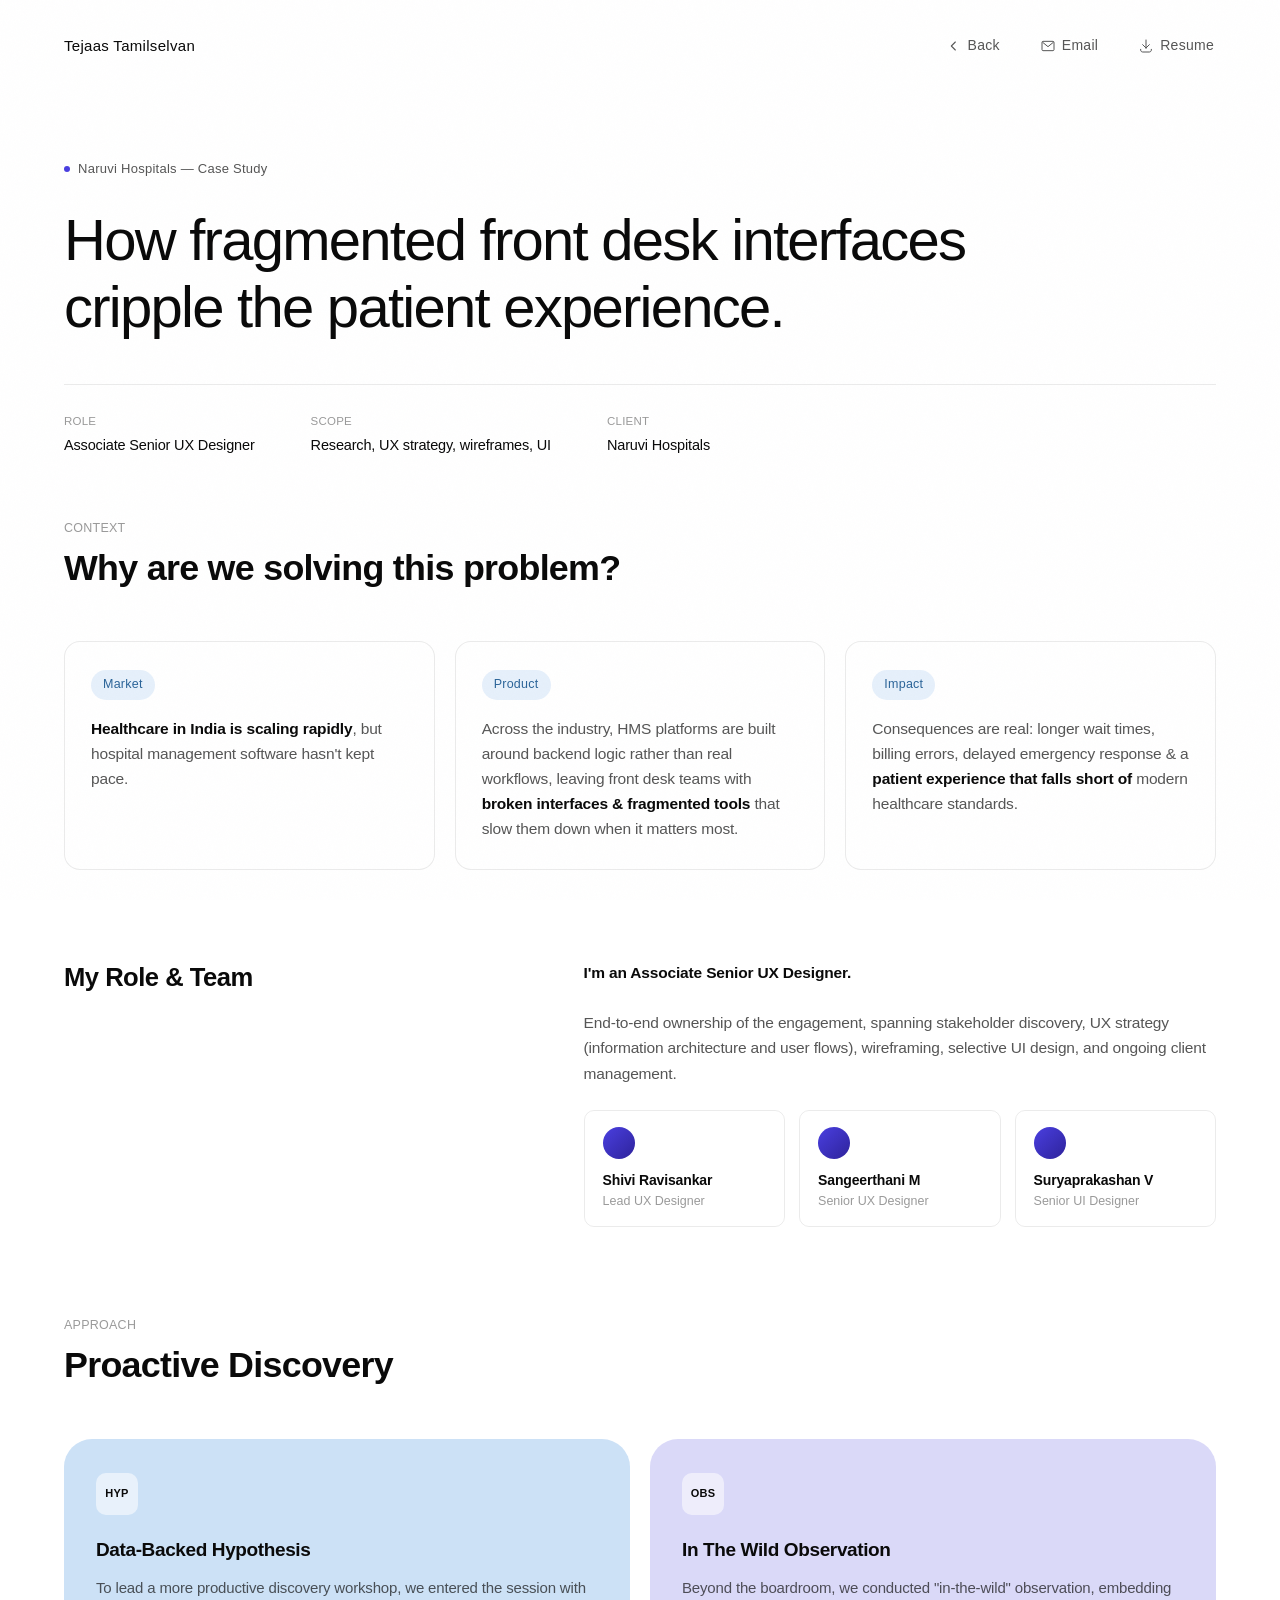
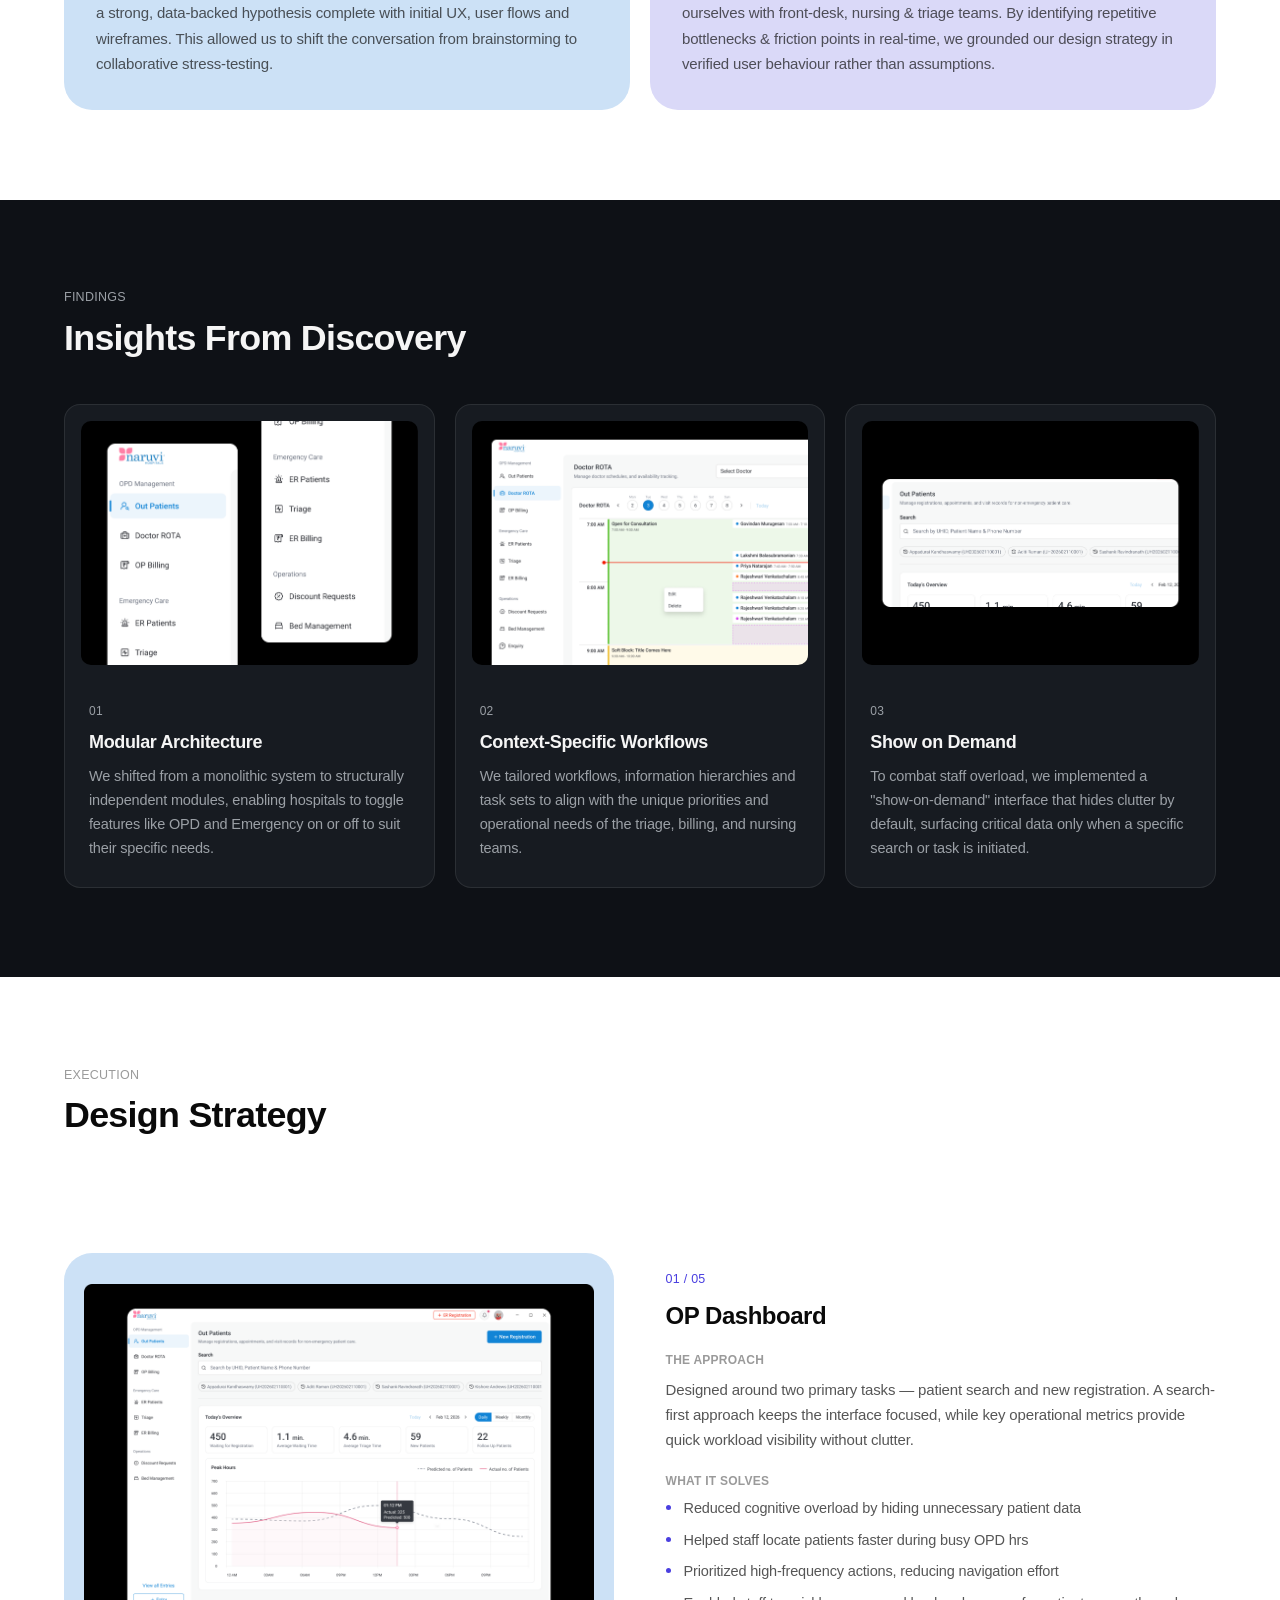
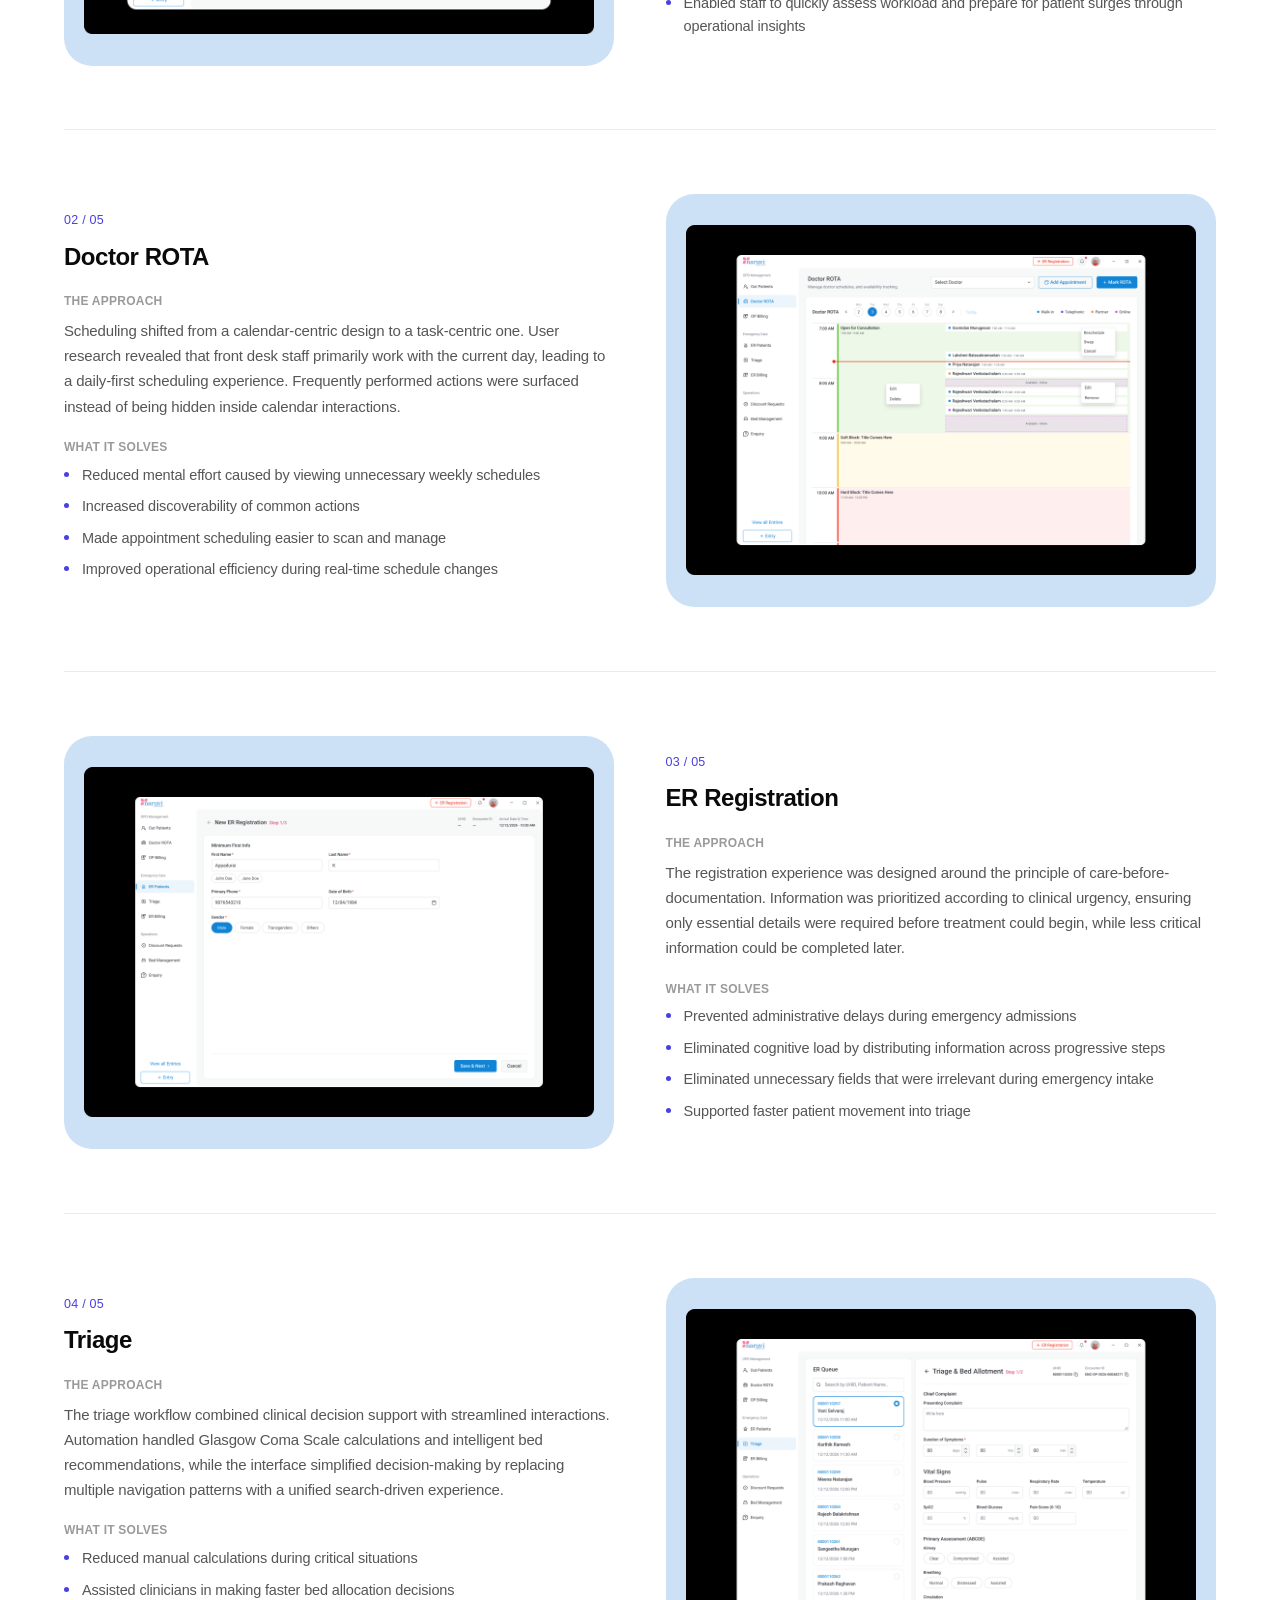
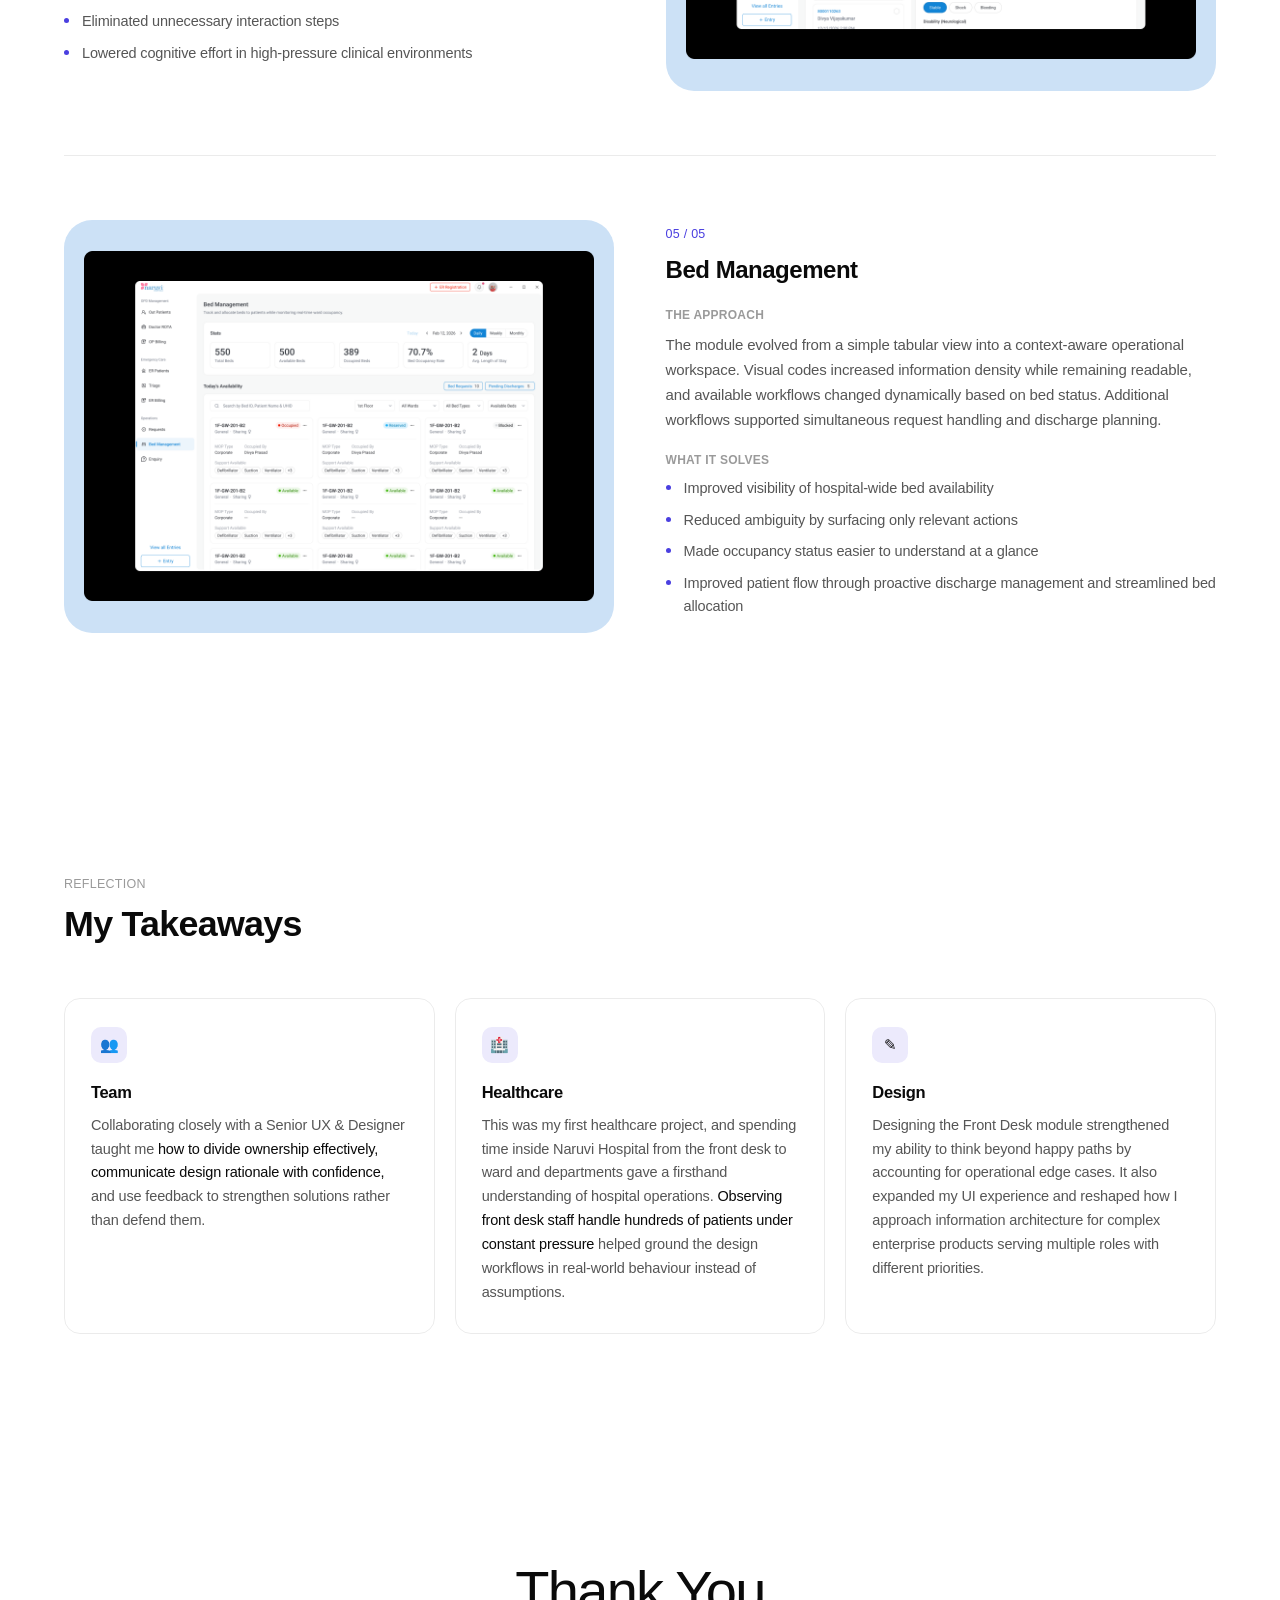
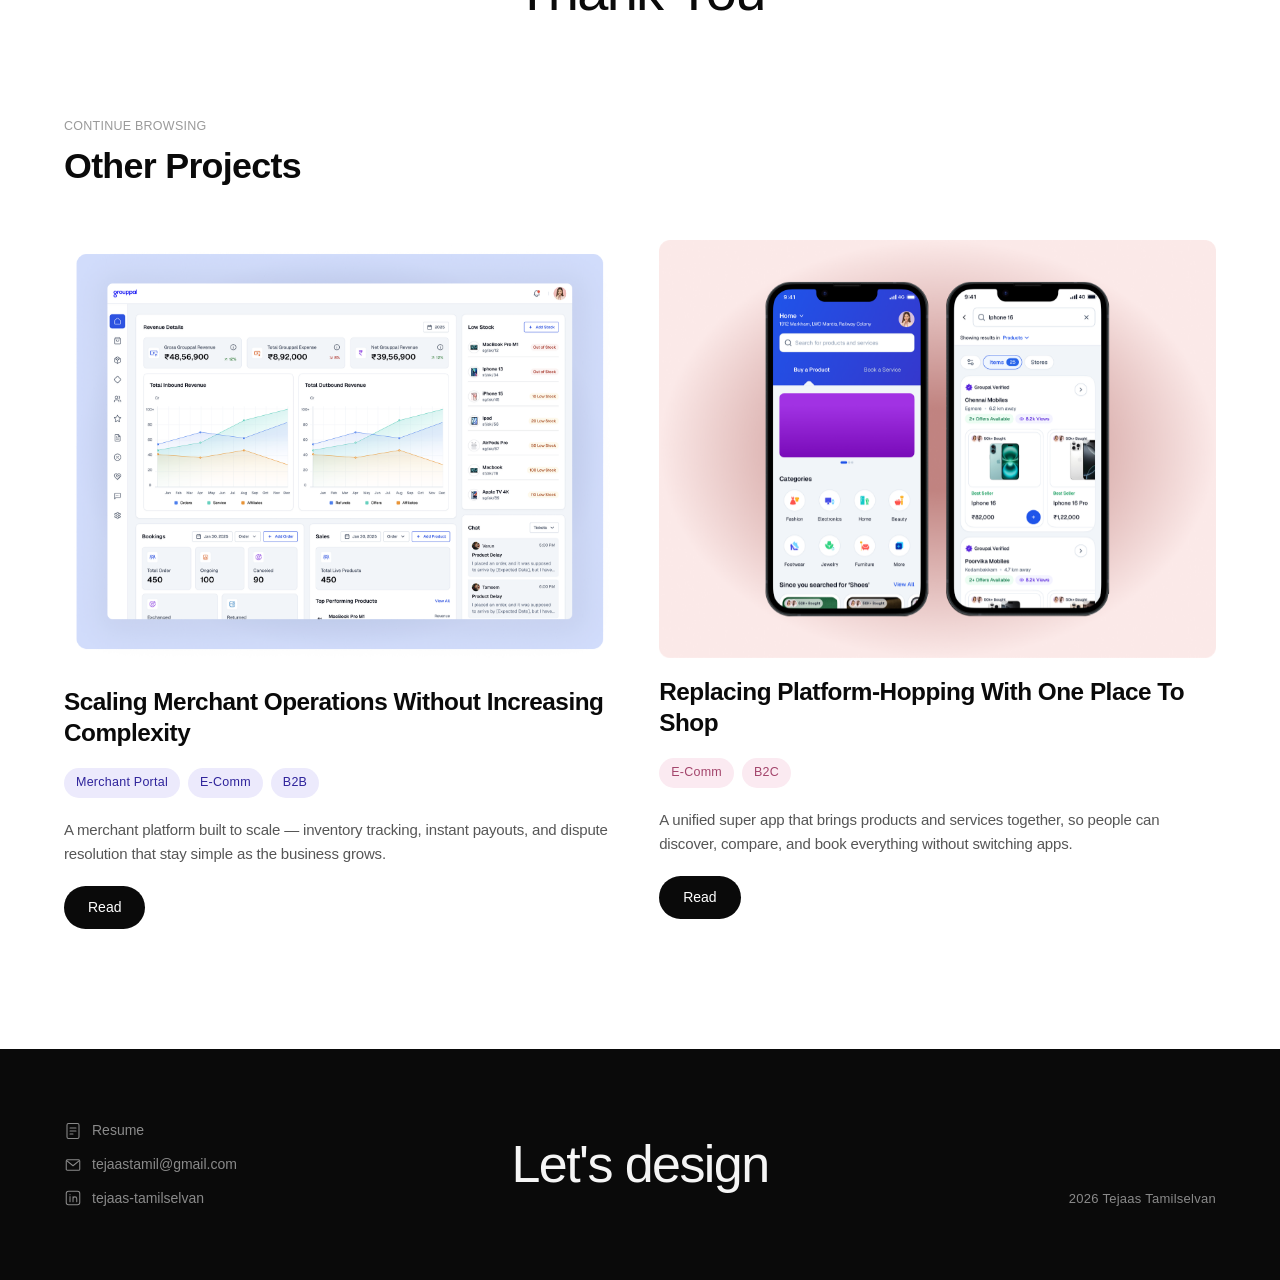
<file: naruvi-case-study.html>
<!DOCTYPE html>
<html lang="en">
<head>
<meta charset="UTF-8" />
<meta name="viewport" content="width=device-width, initial-scale=1.0" />
<title>Naruvi Front Desk — Tejaas Tamilselvan</title>
<meta name="description" content="Case study: how fragmented front desk interfaces cripple the patient experience — Naruvi Hospitals, by Tejaas Tamilselvan." />

<link rel="preconnect" href="https://api.fontshare.com" />
<link href="https://api.fontshare.com/v2/css?f[]=switzer@400,500,600,700&display=swap" rel="stylesheet" />

<style>
/* ============================================================
   RESET (matches assets/reset.css)
   ============================================================ */
*, *::before, *::after{ box-sizing:border-box; }
*{ margin:0; padding:0; font:inherit; }
html{ -webkit-text-size-adjust:100%; text-size-adjust:100%; -moz-tab-size:4; tab-size:4; }
body{ min-height:100vh; line-height:1.5; -webkit-font-smoothing:antialiased; text-rendering:optimizeSpeed; }
img, picture, video, canvas, svg{ display:block; max-width:100%; }
iframe{ border:0; }
ul, ol{ list-style:none; }
a{ color:inherit; text-decoration:none; -webkit-tap-highlight-color:transparent; }
button, input, textarea, select{ background:none; border:none; color:inherit; }
button{ cursor:pointer; }
button:disabled, [aria-disabled='true']{ cursor:default; }
table{ border-collapse:collapse; border-spacing:0; }
h1,h2,h3,h4,h5,h6{ font-size:inherit; font-weight:inherit; }
p,h1,h2,h3,h4,h5,h6{ overflow-wrap:break-word; }
fieldset{ border:0; }
@media (prefers-reduced-motion: reduce){
  *, *::before, *::after{
    animation-duration:0.01ms !important; animation-iteration-count:1 !important;
    transition-duration:0.01ms !important; scroll-behavior:auto !important;
  }
}

/* ============================================================
   TOKENS (matches assets/styles.css :root exactly, extended
   with dark-section + strategy-panel tokens for this page only)
   ============================================================ */
:root{
  --ink:            #0A0A0A;
  --ink-soft:       #565656;
  --ink-faint:      #9A9A9A;
  --paper:          #FFFFFF;
  --line:           rgba(10,10,10,0.08);

  --accent:         #4A3FE0;
  --accent-ink:     #2E239B;
  --accent-tint:    #ECEAFC;
  --accent-shadow:  rgba(74,63,224,0.28);

  --blue-bg:        #CCE1F6;
  --blue-tag-bg:    #E6F0FB;
  --blue-tag-ink:   #2B6499;
  --blue-shadow:    rgba(62,124,184,0.26);

  --lavender-bg:    #DAD9F8;
  --lavender-tag-bg:var(--accent-tint);
  --lavender-tag-ink:var(--accent-ink);
  --lavender-shadow:var(--accent-shadow);

  --pink-bg:        #F6DCE7;
  --pink-tag-bg:    #FBEAF1;
  --pink-tag-ink:   #A3446B;
  --pink-shadow:    rgba(200,90,140,0.26);

  --footer-bg:      #0A0A0A;
  --footer-ink:     #F5F5F5;
  --footer-ink-dim: #8A8A8A;

  --track-hero:     -0.03em;
  --track-h2:       -0.02em;
  --track-body:     -0.011em;
  --track-label:    0.02em;

  --ease-out:       cubic-bezier(.16,1,.3,1);
  --ease-standard:  cubic-bezier(.4,0,.2,1);
  --dur-fast:       160ms;
  --dur-med:        420ms;
  --dur-slow:       720ms;

  --radius-lg:      28px;
  --radius-md:      16px;
  --radius-sm:      10px;
  --radius-pill:    999px;

  /* case-study-only extensions, same hue family as --blue-* */
  --deep-bg:        #0E1116;
  --deep-card:      #171B21;
  --deep-line:      rgba(245,245,245,0.09);
  --deep-ink-dim:   #9BA0A6;
}

html{ scroll-behavior:smooth; }
@media (prefers-reduced-motion: reduce){ html{ scroll-behavior:auto; } }

body{
  background:var(--paper);
  color:var(--ink);
  font-family:'Switzer', -apple-system, BlinkMacSystemFont, 'Segoe UI', sans-serif;
  font-weight:400;
  line-height:1.4;
  overflow-x:hidden;
}

.grain{
  position:fixed; inset:0; pointer-events:none; z-index:999;
  opacity:0.025; mix-blend-mode:multiply;
  background-image:url("data:image/svg+xml,%3Csvg xmlns='http://www.w3.org/2000/svg' width='120' height='120'%3E%3Cfilter id='n'%3E%3CfeTurbulence type='fractalNoise' baseFrequency='0.9' numOctaves='2' stitchTiles='stitch'/%3E%3C/filter%3E%3Crect width='100%25' height='100%25' filter='url(%23n)'/%3E%3C/svg%3E");
}

:focus-visible{ outline:2px solid var(--accent); outline-offset:3px; border-radius:4px; }

.reveal{
  opacity:0; transform:translateY(28px);
  transition:opacity var(--dur-slow) var(--ease-out), transform var(--dur-slow) var(--ease-out);
}
.reveal.is-visible{ opacity:1; transform:translateY(0); }
@media (prefers-reduced-motion: reduce){ .reveal{ opacity:1; transform:none; transition:none; } }

/* ============================================================
   NAV (matches .nav exactly, "Back" swapped in for "Work")
   ============================================================ */
.nav{
  display:flex; align-items:center; justify-content:space-between;
  padding:32px clamp(24px, 5vw, 72px) 0;
  max-width:1440px; margin:0 auto;
}
.nav__name{ font-weight:500; font-size:15px; letter-spacing:var(--track-label); }
.nav__links{ display:flex; align-items:center; gap:clamp(20px, 3vw, 36px); }
.nav__link{
  display:inline-flex; align-items:center; gap:6px;
  font-size:14px; font-weight:500; color:var(--ink-soft);
  letter-spacing:var(--track-label);
  transition:color var(--dur-fast) var(--ease-standard);
  padding:4px 2px; position:relative;
}
.nav__link::after{
  content:''; position:absolute; left:0; right:100%; bottom:-2px; height:1px;
  background:var(--ink); transition:right var(--dur-med) var(--ease-out);
}
@media (hover:hover) and (pointer:fine){
  .nav__link:hover{ color:var(--ink); }
  .nav__link:hover::after{ right:0; }
}
.nav__link:active{ transform:translateY(1px); }
.nav__link--icon svg{ flex-shrink:0; }

/* ============================================================
   HERO
   ============================================================ */
.hero{
  padding:clamp(48px, 8vw, 96px) clamp(24px, 5vw, 72px) clamp(40px, 6vw, 64px);
  max-width:1440px; margin:0 auto;
}
.hero__eyebrow{
  display:inline-flex; align-items:center; gap:8px;
  font-size:13px; font-weight:500; color:var(--ink-soft);
  letter-spacing:var(--track-label);
  margin-bottom:28px;
}
.hero__eyebrow .dot{ width:6px; height:6px; border-radius:50%; background:var(--accent); }
.hero__statement{
  font-size:clamp(30px, 4.6vw, 58px);
  font-weight:400; letter-spacing:var(--track-hero); line-height:1.16;
  width:88%; color:var(--ink); text-wrap:balance;
}
@media (max-width:900px){ .hero__statement{ width:100%; } }
.hero__statement .word{
  display:inline-block; opacity:0; filter:blur(6px); transform:translateY(14px);
  animation:revealWord var(--dur-slow) var(--ease-out) forwards;
}
@keyframes revealWord{ to{ opacity:1; filter:blur(0); transform:translateY(0); } }
@media (prefers-reduced-motion: reduce){
  .hero__statement .word{ animation:none; opacity:1; filter:none; transform:none; }
}
.hero__meta{
  display:flex; gap:clamp(28px,5vw,56px); flex-wrap:wrap;
  margin-top:44px; padding-top:28px; border-top:1px solid var(--line);
  opacity:0; animation:fadeUp var(--dur-slow) var(--ease-out) 900ms forwards;
}
@keyframes fadeUp{ from{opacity:0; transform:translateY(10px);} to{opacity:1; transform:translateY(0);} }
@media (prefers-reduced-motion: reduce){ .hero__meta{ animation:none; opacity:1; } }
.hero__meta-item .label{ font-size:11.5px; color:var(--ink-faint); letter-spacing:var(--track-label); text-transform:uppercase; margin-bottom:6px; }
.hero__meta-item .value{ font-size:14.5px; font-weight:500; letter-spacing:var(--track-body); }

/* ============================================================
   SECTION SHELL
   ============================================================ */
.section{
  padding:clamp(56px,7vw,96px) clamp(24px,5vw,72px);
  max-width:1440px; margin:0 auto;
}
.section--tight{ padding-top:0; }
.section__head{ margin-bottom:clamp(36px,4vw,52px); }
.section__label{ font-size:12.5px; font-weight:500; color:var(--ink-faint); letter-spacing:var(--track-label); text-transform:uppercase; margin-bottom:10px; }
.section__title{ font-size:clamp(24px,2.8vw,36px); font-weight:600; letter-spacing:var(--track-h2); line-height:1.2; max-width:640px; }

/* ============================================================
   CARD PRIMITIVE (echoes .tag / .project__body language)
   ============================================================ */
.card-grid{ display:grid; grid-template-columns:repeat(3,minmax(0,1fr)); gap:clamp(16px,2vw,20px); }
@media (max-width:860px){ .card-grid{ grid-template-columns:1fr; } }
.info-card{
  background:var(--paper); border:1px solid var(--line); border-radius:var(--radius-md);
  padding:28px 26px;
}
.info-card .tag{
  font-size:12.5px; font-weight:500; letter-spacing:var(--track-label);
  padding:6px 12px; border-radius:var(--radius-pill);
  background:var(--blue-tag-bg); color:var(--blue-tag-ink);
  display:inline-block; margin-bottom:16px;
}
.info-card p{ font-size:15.5px; line-height:1.62; letter-spacing:var(--track-body); color:var(--ink-soft); }
.info-card p b{ color:var(--ink); font-weight:600; }

/* ---- role & team ---- */
.role-grid{ display:grid; grid-template-columns:1fr 1.35fr; gap:clamp(32px,4vw,56px); align-items:start; }
@media (max-width:860px){ .role-grid{ grid-template-columns:1fr; } }
.role-grid h3{ font-size:clamp(20px,2vw,26px); font-weight:600; letter-spacing:var(--track-h2); }
.role-desc p{ font-size:15.5px; line-height:1.65; letter-spacing:var(--track-body); color:var(--ink-soft); margin-bottom:24px; }
.role-desc p b{ color:var(--ink); font-weight:600; }
.team-row{ display:flex; gap:14px; flex-wrap:wrap; }
.team-card{ flex:1; min-width:150px; border:1px solid var(--line); border-radius:var(--radius-sm); padding:16px 18px; }
.team-card .avatar{ width:32px; height:32px; border-radius:50%; margin-bottom:12px; background:linear-gradient(135deg, var(--accent), var(--accent-ink)); }
.team-card .name{ font-size:14px; font-weight:600; letter-spacing:var(--track-body); margin-bottom:2px; }
.team-card .role{ font-size:12.5px; color:var(--ink-faint); }

/* ---- discovery ---- */
.discovery-grid{ display:grid; grid-template-columns:1fr 1fr; gap:20px; }
@media (max-width:860px){ .discovery-grid{ grid-template-columns:1fr; } }
.discovery-card{ border-radius:var(--radius-lg); padding:34px 32px; background:var(--blue-bg); }
.discovery-card.alt{ background:var(--lavender-bg); }
.discovery-card .icon{
  width:42px; height:42px; border-radius:var(--radius-sm); background:rgba(255,255,255,0.55);
  display:flex; align-items:center; justify-content:center; margin-bottom:22px;
  font-size:11px; font-weight:600; letter-spacing:var(--track-label); color:var(--ink);
}
.discovery-card h4{ font-size:19px; font-weight:600; letter-spacing:var(--track-h2); margin-bottom:12px; }
.discovery-card p{ font-size:15px; line-height:1.68; letter-spacing:var(--track-body); color:rgba(10,10,10,0.68); }

/* ============================================================
   INSIGHTS — DARK
   ============================================================ */
.insights{
  background:var(--deep-bg); color:var(--footer-ink);
  padding:clamp(56px,7vw,96px) clamp(24px,5vw,72px);
}
.insights .section__label{ color:var(--deep-ink-dim); }
.insights .section__title{ color:var(--footer-ink); max-width:640px; }
.insights-grid{ display:grid; grid-template-columns:repeat(3,minmax(0,1fr)); gap:20px; margin-top:44px; }
@media (max-width:900px){ .insights-grid{ grid-template-columns:1fr; } }
.insight-card{ background:var(--deep-card); border:1px solid var(--deep-line); border-radius:var(--radius-md); overflow:hidden; }
.insight-mock{ aspect-ratio:4/3; padding:16px; }
.insight-mock-inner{ height:100%; background:var(--paper); border-radius:var(--radius-sm); padding:14px; display:flex; flex-direction:column; gap:8px; }
.insight-mock-img{ width:100%; height:100%; object-fit:cover; display:block; border-radius:var(--radius-sm); }
.mock-bar{ height:8px; border-radius:3px; background:var(--line); }
.mock-bar.blue{ background:var(--accent); width:55%; }
.mock-bar.short{ width:34%; }
.mock-row{ display:flex; gap:8px; }
.mock-chip{ flex:1; height:32px; border-radius:6px; background:#F3F4F6; border:1px solid var(--line); }
.mock-chip.on{ background:var(--accent-tint); border-color:var(--accent); }
.table-mini{ display:flex; flex-direction:column; gap:6px; }
.table-mini .r{ display:flex; gap:8px; align-items:center; }
.table-mini .r span{ height:9px; background:#F3F4F6; border-radius:3px; flex:1; }
.table-mini .r .stat{ width:42px; height:15px; border-radius:4px; background:var(--accent-tint); flex:none; }
.insight-body{ padding:22px 24px 26px; }
.insight-body .idx{ font-size:12px; font-weight:500; color:var(--deep-ink-dim); letter-spacing:var(--track-label); display:block; margin-bottom:10px; }
.insight-body h4{ font-size:18px; font-weight:600; letter-spacing:var(--track-h2); margin-bottom:10px; }
.insight-body p{ font-size:14.5px; line-height:1.65; letter-spacing:var(--track-body); color:var(--deep-ink-dim); }

/* ============================================================
   DESIGN STRATEGY
   ============================================================ */
.strategy-item{
  display:grid; grid-template-columns:1fr 1fr; gap:clamp(32px,4vw,56px); align-items:center;
  padding:clamp(40px,5vw,64px) 0; border-bottom:1px solid var(--line);
}
.strategy-item:last-child{ border-bottom:none; }
.strategy-item.rev .mock-frame{ order:2; }
.strategy-item.rev .strategy-text{ order:1; }
@media (max-width:860px){
  .strategy-item{ grid-template-columns:1fr; }
  .strategy-item.rev .mock-frame, .strategy-item.rev .strategy-text{ order:initial; }
}
.mock-frame{
  aspect-ratio:4/3; display:flex; align-items:center; justify-content:center;
  background:var(--blue-bg); border-radius:var(--radius-lg); padding:20px;
  will-change:transform; transition:transform var(--dur-med) var(--ease-out);
}
.mock-frame-inner{ background:var(--paper); border-radius:var(--radius-md); padding:18px; width:100%; height:100%; }
.mock-frame-img{ width:100%; height:100%; object-fit:contain; display:block; }
@media (hover:hover) and (pointer:fine){ .mock-frame:hover{ transform:scale(1.012); } }
.mock-topbar{ display:flex; gap:8px; margin-bottom:14px; }
.mock-dot{ width:7px; height:7px; border-radius:50%; background:var(--line); }
.strategy-text .idx{
  font-size:12.5px; font-weight:500; letter-spacing:var(--track-label);
  color:var(--accent); display:block; margin-bottom:10px;
}
.strategy-text h3{ font-size:clamp(20px,2vw,24px); font-weight:600; letter-spacing:var(--track-h2); margin-bottom:16px; }
.strategy-text h5{ font-size:12px; font-weight:600; letter-spacing:var(--track-label); text-transform:uppercase; color:var(--ink-faint); margin:20px 0 8px; }
.strategy-text p{ font-size:15px; line-height:1.68; letter-spacing:var(--track-body); color:var(--ink-soft); }
.solve-list li{
  font-size:14.5px; line-height:1.62; letter-spacing:var(--track-body); color:var(--ink-soft);
  padding-left:18px; position:relative; margin-bottom:8px;
}
.solve-list li::before{ content:''; position:absolute; left:0; top:8px; width:5px; height:5px; border-radius:50%; background:var(--accent); }

.kpi-row{ display:flex; gap:10px; margin-bottom:12px; }
.kpi{ flex:1; background:#F5F6F8; border-radius:var(--radius-sm); padding:10px; }
.kpi .n{ font-size:16px; font-weight:600; letter-spacing:var(--track-h2); }
.kpi .l{ font-size:10px; color:var(--ink-faint); text-transform:uppercase; letter-spacing:var(--track-label); }
.chart-line{ height:66px; border-radius:var(--radius-sm); background:linear-gradient(180deg, var(--accent-tint), transparent); position:relative; overflow:hidden; margin-bottom:12px; }
.chart-line svg{ position:absolute; inset:0; }
.calendar-grid{ display:grid; grid-template-columns:repeat(7,1fr); gap:4px; }
.calendar-grid div{ aspect-ratio:1; background:#F3F4F6; border-radius:4px; }
.calendar-grid div.busy{ background:var(--pink-tag-bg); }
.calendar-grid div.free{ background:var(--accent-tint); }
.form-mini{ display:flex; flex-direction:column; gap:10px; }
.form-field{ height:30px; border:1px solid var(--line); border-radius:6px; background:var(--paper); }
.form-field.filled{ background:var(--pink-tag-bg); border-color:var(--pink-tag-ink); }
.badge-row{ display:flex; gap:8px; margin-bottom:12px; }
.badge{ font-size:10px; font-weight:600; letter-spacing:var(--track-label); padding:5px 10px; border-radius:var(--radius-pill); background:#F3F4F6; }
.badge.urgent{ background:var(--pink-tag-bg); color:var(--pink-tag-ink); }
.triage-scale{ display:flex; gap:6px; margin-bottom:14px; }
.triage-scale div{ flex:1; height:7px; border-radius:4px; }
.bed-grid{ display:grid; grid-template-columns:repeat(8,1fr); gap:5px; }
.bed-grid div{ aspect-ratio:1; border-radius:4px; background:#F3F4F6; }
.bed-grid div.occ{ background:var(--pink-tag-ink); }
.bed-grid div.avail{ background:var(--accent); }

/* ============================================================
   TAKEAWAYS
   ============================================================ */
.takeaway-grid{ display:grid; grid-template-columns:repeat(3,minmax(0,1fr)); gap:20px; }
@media (max-width:860px){ .takeaway-grid{ grid-template-columns:1fr; } }
.takeaway-card{ border:1px solid var(--line); border-radius:var(--radius-md); padding:28px 26px; }
.takeaway-card .icon{
  width:36px; height:36px; border-radius:var(--radius-sm); background:var(--accent-tint);
  display:flex; align-items:center; justify-content:center; margin-bottom:18px; font-size:15px;
}
.takeaway-card h4{ font-size:16.5px; font-weight:600; letter-spacing:var(--track-h2); margin-bottom:10px; }
.takeaway-card p{ font-size:14.5px; line-height:1.65; letter-spacing:var(--track-body); color:var(--ink-soft); }
.takeaway-card p b{ color:var(--ink); }

/* ============================================================
   THANK YOU
   ============================================================ */
.thankyou{ text-align:center; padding:clamp(80px,10vw,140px) 24px clamp(56px,7vw,88px); }
.thankyou h2{ font-size:clamp(32px,6vw,56px); font-weight:500; letter-spacing:var(--track-hero); }

/* ============================================================
   OTHER PROJECTS — reuses .project--card / .tag / .btn language
   ============================================================ */
.other-work{ padding:0 clamp(24px,5vw,72px) clamp(80px,10vw,120px); max-width:1440px; margin:0 auto; }
.project-grid{ display:grid; grid-template-columns:minmax(0,1fr) minmax(0,1fr); gap:clamp(28px,3vw,44px); margin-top:36px; }
@media (max-width:900px){ .project-grid{ grid-template-columns:1fr; } }
.project--card{ display:flex; flex-direction:column; gap:20px; min-width:0; }
.project__media{
  aspect-ratio:4/3; display:flex; align-items:center; justify-content:center; min-width:0;
  will-change:transform; transition:transform var(--dur-med) var(--ease-out);
}
.project__img{ width:100%; height:100%; display:block; object-fit:contain; object-position:center; }
@media (hover:hover) and (pointer:fine){ .project__media:hover .project__img{ transform:scale(1.015); } }
.project__title--sm{ font-size:clamp(20px,1.9vw,25px); font-weight:600; letter-spacing:var(--track-h2); line-height:1.25; }
.project__tags{ display:flex; flex-wrap:wrap; gap:8px; }
.tag{ font-size:12.5px; font-weight:500; letter-spacing:var(--track-label); padding:6px 12px; border-radius:var(--radius-pill); display:inline-block; }
.tag--blue{ background:var(--blue-tag-bg); color:var(--blue-tag-ink); }
.tag--lavender{ background:var(--lavender-tag-bg); color:var(--lavender-tag-ink); }
.tag--pink{ background:var(--pink-tag-bg); color:var(--pink-tag-ink); }
.project__desc{ font-size:15px; line-height:1.6; letter-spacing:var(--track-body); color:var(--ink-soft); }
.btn{ display:inline-flex; align-items:center; justify-content:center; width:fit-content; padding:12px 24px; border-radius:var(--radius-pill); font-size:14px; font-weight:500; transition:background var(--dur-fast) var(--ease-standard), transform var(--dur-fast) var(--ease-standard); }
.btn--primary{ background:var(--ink); color:var(--paper); }
@media (hover:hover) and (pointer:fine){ .btn--primary:hover{ background:#2A2A2A; } }
.btn--primary:active{ transform:scale(0.96); }
.btn--muted{ background:transparent; color:var(--ink-faint); border:1px solid var(--line); cursor:default; }

/* ============================================================
   FOOTER (matches .footer exactly)
   ============================================================ */
.footer{
  background:var(--footer-bg); color:var(--footer-ink);
  padding:clamp(48px,6vw,72px) clamp(24px,5vw,72px);
  display:grid; grid-template-columns:1fr auto 1fr; align-items:center; gap:24px; min-height:220px;
}
.footer__col{ display:flex; flex-direction:column; gap:14px; }
.footer__col--left{ align-items:flex-start; }
.footer__col--right{ align-items:flex-end; justify-self:end; font-size:13px; color:var(--footer-ink-dim); letter-spacing:var(--track-label); align-self:flex-end; }
.footer__link{ display:inline-flex; align-items:center; gap:10px; font-size:14px; color:var(--footer-ink-dim); transition:color var(--dur-fast) var(--ease-standard), transform var(--dur-fast) var(--ease-standard); }
@media (hover:hover) and (pointer:fine){ .footer__link:hover{ color:var(--footer-ink); transform:translateX(3px); } }
.footer__link:active{ transform:translateX(3px) scale(0.98); }
.footer__col--center{ justify-self:center; }
.footer__cta{ font-size:clamp(32px,4.6vw,52px); font-weight:500; letter-spacing:var(--track-hero); }

@media (max-width:900px){
  .footer{ grid-template-columns:1fr; text-align:center; justify-items:center; }
  .footer__col--left{ align-items:center; order:2; }
  .footer__col--center{ order:1; }
  .footer__col--right{ align-items:center; align-self:center; order:3; }
}
@media (max-width:560px){
  .nav{ flex-direction:column; align-items:flex-start; gap:16px; }
  .nav__links{ gap:20px; }
}
</style>
</head>
<body>

<div class="grain" aria-hidden="true"></div>

<header class="nav">
  <a href="index.html" class="nav__name">Tejaas Tamilselvan</a>
  <nav class="nav__links" aria-label="Primary">
    <a href="index.html#work" class="nav__link">
      <svg width="16" height="16" viewBox="0 0 24 24" fill="none" aria-hidden="true"><path d="M14 6l-6 6 6 6" stroke="currentColor" stroke-width="1.6" stroke-linecap="round" stroke-linejoin="round"/></svg>
      Back
    </a>
    <a href="mailto:tejaastamil@gmail.com" class="nav__link nav__link--icon">
      <svg width="16" height="16" viewBox="0 0 24 24" fill="none" aria-hidden="true"><path d="M3 6.5C3 5.67157 3.67157 5 4.5 5H19.5C20.3284 5 21 5.67157 21 6.5V17.5C21 18.3284 20.3284 19 19.5 19H4.5C3.67157 19 3 18.3284 3 17.5V6.5Z" stroke="currentColor" stroke-width="1.5"/><path d="M4 6.5L12 13L20 6.5" stroke="currentColor" stroke-width="1.5" stroke-linecap="round" stroke-linejoin="round"/></svg>
      Email
    </a>
    <a href="resume.pdf" class="nav__link nav__link--icon" download>
      <svg width="16" height="16" viewBox="0 0 24 24" fill="none" aria-hidden="true"><path d="M12 3V15M12 15L7 10M12 15L17 10" stroke="currentColor" stroke-width="1.5" stroke-linecap="round" stroke-linejoin="round"/><path d="M4 17V18C4 19.6569 5.34315 21 7 21H17C18.6569 21 20 19.6569 20 18V17" stroke="currentColor" stroke-width="1.5" stroke-linecap="round" stroke-linejoin="round"/></svg>
      Resume
    </a>
  </nav>
</header>

<section class="hero" id="top">
  <div class="hero__eyebrow"><span class="dot"></span> Naruvi Hospitals — Case Study</div>
  <h1 class="hero__statement" data-reveal-text>How fragmented front desk interfaces cripple the patient experience.</h1>
  <div class="hero__meta">
    <div class="hero__meta-item"><div class="label">Role</div><div class="value">Associate Senior UX Designer</div></div>
    <div class="hero__meta-item"><div class="label">Scope</div><div class="value">Research, UX strategy, wireframes, UI</div></div>
    <div class="hero__meta-item"><div class="label">Client</div><div class="value">Naruvi Hospitals</div></div>
  </div>
</section>

<section class="section section--tight">
  <div class="section__head">
    <div class="section__label">Context</div>
    <h2 class="section__title">Why are we solving this problem?</h2>
  </div>
  <div class="card-grid">
    <div class="info-card reveal"><span class="tag">Market</span><p><b>Healthcare in India is scaling rapidly</b>, but hospital management software hasn't kept pace.</p></div>
    <div class="info-card reveal"><span class="tag">Product</span><p>Across the industry, HMS platforms are built around backend logic rather than real workflows, leaving front desk teams with <b>broken interfaces &amp; fragmented tools</b> that slow them down when it matters most.</p></div>
    <div class="info-card reveal"><span class="tag">Impact</span><p>Consequences are real: longer wait times, billing errors, delayed emergency response &amp; a <b>patient experience that falls short of</b> modern healthcare standards.</p></div>
  </div>
</section>

<section class="section section--tight">
  <div class="role-grid reveal">
    <h3>My Role &amp; Team</h3>
    <div class="role-desc">
      <p><b>I'm an Associate Senior UX Designer.</b></p>
      <p>End-to-end ownership of the engagement, spanning stakeholder discovery, UX strategy (information architecture and user flows), wireframing, selective UI design, and ongoing client management.</p>
      <div class="team-row">
        <div class="team-card"><div class="avatar"></div><div class="name">Shivi Ravisankar</div><div class="role">Lead UX Designer</div></div>
        <div class="team-card"><div class="avatar"></div><div class="name">Sangeerthani M</div><div class="role">Senior UX Designer</div></div>
        <div class="team-card"><div class="avatar"></div><div class="name">Suryaprakashan V</div><div class="role">Senior UI Designer</div></div>
      </div>
    </div>
  </div>
</section>

<section class="section section--tight">
  <div class="section__head">
    <div class="section__label">Approach</div>
    <h2 class="section__title">Proactive Discovery</h2>
  </div>
  <div class="discovery-grid">
    <div class="discovery-card reveal">
      <div class="icon">HYP</div>
      <h4>Data-Backed Hypothesis</h4>
      <p>To lead a more productive discovery workshop, we entered the session with a strong, data-backed hypothesis complete with initial UX, user flows and wireframes. This allowed us to shift the conversation from brainstorming to collaborative stress-testing.</p>
    </div>
    <div class="discovery-card alt reveal">
      <div class="icon">OBS</div>
      <h4>In The Wild Observation</h4>
      <p>Beyond the boardroom, we conducted "in-the-wild" observation, embedding ourselves with front-desk, nursing &amp; triage teams. By identifying repetitive bottlenecks &amp; friction points in real-time, we grounded our design strategy in verified user behaviour rather than assumptions.</p>
    </div>
  </div>
</section>

<section class="insights">
  <div class="section__label">Findings</div>
  <h2 class="section__title">Insights From Discovery</h2>
  <div class="insights-grid">

    <div class="insight-card reveal">
      <div class="insight-mock">
        <img src="assets/image/naruvi/insight-modular-architecture.png" alt="Modular architecture insight — independent hospital modules" class="insight-mock-img" loading="lazy" />
      </div>
      <div class="insight-body">
        <span class="idx">01</span>
        <h4>Modular Architecture</h4>
        <p>We shifted from a monolithic system to structurally independent modules, enabling hospitals to toggle features like OPD and Emergency on or off to suit their specific needs.</p>
      </div>
    </div>

    <div class="insight-card reveal">
      <div class="insight-mock">
        <img src="assets/image/naruvi/insight-context-workflows.png" alt="Context-specific workflows insight — tailored triage, billing and nursing views" class="insight-mock-img" loading="lazy" />
      </div>
      <div class="insight-body">
        <span class="idx">02</span>
        <h4>Context-Specific Workflows</h4>
        <p>We tailored workflows, information hierarchies and task sets to align with the unique priorities and operational needs of the triage, billing, and nursing teams.</p>
      </div>
    </div>

    <div class="insight-card reveal">
      <div class="insight-mock">
        <img src="assets/image/naruvi/insight-show-on-demand.png" alt="Show-on-demand insight — hidden-by-default UI surfaced on search" class="insight-mock-img" loading="lazy" />
      </div>
      <div class="insight-body">
        <span class="idx">03</span>
        <h4>Show on Demand</h4>
        <p>To combat staff overload, we implemented a "show-on-demand" interface that hides clutter by default, surfacing critical data only when a specific search or task is initiated.</p>
      </div>
    </div>

  </div>
</section>

<section class="section">
  <div class="section__head">
    <div class="section__label">Execution</div>
    <h2 class="section__title">Design Strategy</h2>
  </div>

  <div class="strategy-item reveal">
    <div class="mock-frame">
      <img src="assets/image/naruvi/op-dashboard.png" alt="OP Dashboard screen — patient search, registration and workload metrics" class="mock-frame-img" loading="lazy" />
    </div>
    <div class="strategy-text">
      <span class="idx">01 / 05</span>
      <h3>OP Dashboard</h3>
      <h5>The Approach</h5>
      <p>Designed around two primary tasks — patient search and new registration. A search-first approach keeps the interface focused, while key operational metrics provide quick workload visibility without clutter.</p>
      <h5>What It Solves</h5>
      <ul class="solve-list">
        <li>Reduced cognitive overload by hiding unnecessary patient data</li>
        <li>Helped staff locate patients faster during busy OPD hrs</li>
        <li>Prioritized high-frequency actions, reducing navigation effort</li>
        <li>Enabled staff to quickly assess workload and prepare for patient surges through operational insights</li>
      </ul>
    </div>
  </div>

  <div class="strategy-item rev reveal">
    <div class="mock-frame">
      <img src="assets/image/naruvi/doctor-rota.png" alt="Doctor ROTA screen — daily-first scheduling interface" class="mock-frame-img" loading="lazy" />
    </div>
    <div class="strategy-text">
      <span class="idx">02 / 05</span>
      <h3>Doctor ROTA</h3>
      <h5>The Approach</h5>
      <p>Scheduling shifted from a calendar-centric design to a task-centric one. User research revealed that front desk staff primarily work with the current day, leading to a daily-first scheduling experience. Frequently performed actions were surfaced instead of being hidden inside calendar interactions.</p>
      <h5>What It Solves</h5>
      <ul class="solve-list">
        <li>Reduced mental effort caused by viewing unnecessary weekly schedules</li>
        <li>Increased discoverability of common actions</li>
        <li>Made appointment scheduling easier to scan and manage</li>
        <li>Improved operational efficiency during real-time schedule changes</li>
      </ul>
    </div>
  </div>

  <div class="strategy-item reveal">
    <div class="mock-frame">
      <img src="assets/image/naruvi/er-registration.png" alt="ER Registration screen — progressive intake form prioritized by urgency" class="mock-frame-img" loading="lazy" />
    </div>
    <div class="strategy-text">
      <span class="idx">03 / 05</span>
      <h3>ER Registration</h3>
      <h5>The Approach</h5>
      <p>The registration experience was designed around the principle of care-before-documentation. Information was prioritized according to clinical urgency, ensuring only essential details were required before treatment could begin, while less critical information could be completed later.</p>
      <h5>What It Solves</h5>
      <ul class="solve-list">
        <li>Prevented administrative delays during emergency admissions</li>
        <li>Eliminated cognitive load by distributing information across progressive steps</li>
        <li>Eliminated unnecessary fields that were irrelevant during emergency intake</li>
        <li>Supported faster patient movement into triage</li>
      </ul>
    </div>
  </div>

  <div class="strategy-item rev reveal">
    <div class="mock-frame">
      <img src="assets/image/naruvi/triage.png" alt="Triage screen — clinical decision support and unified search" class="mock-frame-img" loading="lazy" />
    </div>
    <div class="strategy-text">
      <span class="idx">04 / 05</span>
      <h3>Triage</h3>
      <h5>The Approach</h5>
      <p>The triage workflow combined clinical decision support with streamlined interactions. Automation handled Glasgow Coma Scale calculations and intelligent bed recommendations, while the interface simplified decision-making by replacing multiple navigation patterns with a unified search-driven experience.</p>
      <h5>What It Solves</h5>
      <ul class="solve-list">
        <li>Reduced manual calculations during critical situations</li>
        <li>Assisted clinicians in making faster bed allocation decisions</li>
        <li>Eliminated unnecessary interaction steps</li>
        <li>Lowered cognitive effort in high-pressure clinical environments</li>
      </ul>
    </div>
  </div>

  <div class="strategy-item reveal">
    <div class="mock-frame">
      <img src="assets/image/naruvi/bed-management.png" alt="Bed Management screen — occupancy status and discharge planning" class="mock-frame-img" loading="lazy" />
    </div>
    <div class="strategy-text">
      <span class="idx">05 / 05</span>
      <h3>Bed Management</h3>
      <h5>The Approach</h5>
      <p>The module evolved from a simple tabular view into a context-aware operational workspace. Visual codes increased information density while remaining readable, and available workflows changed dynamically based on bed status. Additional workflows supported simultaneous request handling and discharge planning.</p>
      <h5>What It Solves</h5>
      <ul class="solve-list">
        <li>Improved visibility of hospital-wide bed availability</li>
        <li>Reduced ambiguity by surfacing only relevant actions</li>
        <li>Made occupancy status easier to understand at a glance</li>
        <li>Improved patient flow through proactive discharge management and streamlined bed allocation</li>
      </ul>
    </div>
  </div>

</section>

<section class="section">
  <div class="section__head">
    <div class="section__label">Reflection</div>
    <h2 class="section__title">My Takeaways</h2>
  </div>
  <div class="takeaway-grid">
    <div class="takeaway-card reveal"><div class="icon">👥</div><h4>Team</h4><p>Collaborating closely with a Senior UX &amp; Designer taught me <b>how to divide ownership effectively, communicate design rationale with confidence,</b> and use feedback to strengthen solutions rather than defend them.</p></div>
    <div class="takeaway-card reveal"><div class="icon">🏥</div><h4>Healthcare</h4><p>This was my first healthcare project, and spending time inside Naruvi Hospital from the front desk to ward and departments gave a firsthand understanding of hospital operations. <b>Observing front desk staff handle hundreds of patients under constant pressure</b> helped ground the design workflows in real-world behaviour instead of assumptions.</p></div>
    <div class="takeaway-card reveal"><div class="icon">✎</div><h4>Design</h4><p>Designing the Front Desk module strengthened my ability to think beyond happy paths by accounting for operational edge cases. It also expanded my UI experience and reshaped how I approach information architecture for complex enterprise products serving multiple roles with different priorities.</p></div>
  </div>
</section>

<section class="thankyou">
  <h2 class="reveal">Thank You</h2>
</section>

<section class="other-work">
  <div class="section__head">
    <div class="section__label">Continue Browsing</div>
    <h2 class="section__title">Other Projects</h2>
  </div>
  <div class="project-grid">

    <article class="project--card reveal" data-tilt>
      <div class="project__media">
        <img src="assets/image/grouppal-dashboard.png" alt="Grouppal merchant portal showing revenue details, inbound and outbound revenue charts, low stock and orders" class="project__img" loading="lazy" />
      </div>
      <h2 class="project__title--sm">Scaling Merchant Operations Without Increasing Complexity</h2>
      <ul class="project__tags"><li class="tag tag--lavender">Merchant Portal</li><li class="tag tag--lavender">E-Comm</li><li class="tag tag--lavender">B2B</li></ul>
      <p class="project__desc">A merchant platform built to scale — inventory tracking, instant payouts, and dispute resolution that stay simple as the business grows.</p>
      <a href="grouppal-case-study.html" class="btn btn--primary"><span>Read</span></a>
    </article>

    <article class="project--card reveal" data-tilt>
      <div class="project__media">
        <img src="assets/image/superapp-mobile.png" alt="Mobile super application showing home screen with categories and search results across products and stores" class="project__img" loading="lazy" />
      </div>
      <h2 class="project__title--sm">Replacing Platform-Hopping With One Place To Shop</h2>
      <ul class="project__tags"><li class="tag tag--pink">E-Comm</li><li class="tag tag--pink">B2C</li></ul>
      <p class="project__desc">A unified super app that brings products and services together, so people can discover, compare, and book everything without switching apps.</p>
      <a href="superapp-case-study.html" class="btn btn--primary"><span>Read</span></a>
    </article>

  </div>
</section>

<footer class="footer">
  <div class="footer__col footer__col--left">
    <a href="resume.pdf" class="footer__link" download>
      <svg width="18" height="18" viewBox="0 0 24 24" fill="none" aria-hidden="true"><rect x="4" y="2" width="16" height="20" rx="2" stroke="currentColor" stroke-width="1.4"/><path d="M8 8H16M8 12H16M8 16H12" stroke="currentColor" stroke-width="1.4" stroke-linecap="round"/></svg>
      Resume
    </a>
    <a href="mailto:tejaastamil@gmail.com" class="footer__link">
      <svg width="18" height="18" viewBox="0 0 24 24" fill="none" aria-hidden="true"><path d="M3 6.5C3 5.67157 3.67157 5 4.5 5H19.5C20.3284 5 21 5.67157 21 6.5V17.5C21 18.3284 20.3284 19 19.5 19H4.5C3.67157 19 3 18.3284 3 17.5V6.5Z" stroke="currentColor" stroke-width="1.4"/><path d="M4 6.5L12 13L20 6.5" stroke="currentColor" stroke-width="1.4" stroke-linecap="round" stroke-linejoin="round"/></svg>
      tejaastamil@gmail.com
    </a>
    <a href="https://linkedin.com/in/tejaas-tamilselvan" class="footer__link" target="_blank" rel="noopener">
      <svg width="18" height="18" viewBox="0 0 24 24" fill="none" aria-hidden="true"><rect x="3" y="3" width="18" height="18" rx="3" stroke="currentColor" stroke-width="1.4"/><path d="M8 10V17M8 7.5V7.51M12 17V13C12 11.6193 13.1193 10.5 14.5 10.5C15.8807 10.5 17 11.6193 17 13V17M12 10.5V17" stroke="currentColor" stroke-width="1.4" stroke-linecap="round"/></svg>
      tejaas-tamilselvan
    </a>
  </div>
  <div class="footer__col footer__col--center"><span class="footer__cta">Let's design</span></div>
  <div class="footer__col footer__col--right"><span>2026 Tejaas Tamilselvan</span></div>
</footer>

<script>
(function(){
  "use strict";
  var reduceMotion = window.matchMedia("(prefers-reduced-motion: reduce)").matches;
  var canHover = window.matchMedia("(hover: hover) and (pointer: fine)").matches;

  function initHeroReveal(){
    var el = document.querySelector("[data-reveal-text]");
    if(!el) return;
    var words = el.textContent.trim().split(/\s+/);
    if(reduceMotion) return;
    el.innerHTML = words.map(function(word, i){
      var delay = 40 + i * 22;
      return '<span class="word" style="animation-delay:' + delay + 'ms">' + word + '</span>';
    }).join(" ");
  }

  function initScrollReveal(){
    var items = document.querySelectorAll(".reveal");
    if(!items.length) return;
    if(reduceMotion || !("IntersectionObserver" in window)){
      items.forEach(function(el){ el.classList.add("is-visible"); });
      return;
    }
    var observer = new IntersectionObserver(function(entries){
      entries.forEach(function(entry){
        if(entry.isIntersecting){
          entry.target.classList.add("is-visible");
          observer.unobserve(entry.target);
        }
      });
    }, { threshold: 0.15, rootMargin: "0px 0px -60px 0px" });
    items.forEach(function(el){ observer.observe(el); });
  }

  function initTilt(){
    if(!canHover || reduceMotion) return;
    var cards = document.querySelectorAll("[data-tilt] .project__media, .strategy-item .mock-frame");
    cards.forEach(function(card){
      var bounds; var raf = null;
      function onMove(e){
        if(raf) cancelAnimationFrame(raf);
        raf = requestAnimationFrame(function(){
          bounds = bounds || card.getBoundingClientRect();
          var x = (e.clientX - bounds.left) / bounds.width - 0.5;
          var y = (e.clientY - bounds.top) / bounds.height - 0.5;
          var rotateX = (y * -4).toFixed(2);
          var rotateY = (x * 4).toFixed(2);
          card.style.transform = "perspective(900px) rotateX(" + rotateX + "deg) rotateY(" + rotateY + "deg) scale(1.008)";
        });
      }
      function onEnter(){ bounds = card.getBoundingClientRect(); card.style.transition = "transform 120ms ease-out"; }
      function onLeave(){
        card.style.transition = "transform 420ms cubic-bezier(.16,1,.3,1)";
        card.style.transform = "perspective(900px) rotateX(0deg) rotateY(0deg) scale(1)";
        bounds = null;
      }
      card.addEventListener("pointerenter", onEnter);
      card.addEventListener("pointermove", onMove);
      card.addEventListener("pointerleave", onLeave);
    });
  }

  document.addEventListener("DOMContentLoaded", function(){
    initHeroReveal();
    initScrollReveal();
    initTilt();
  });
})();
</script>

</body>
</html>
</file>
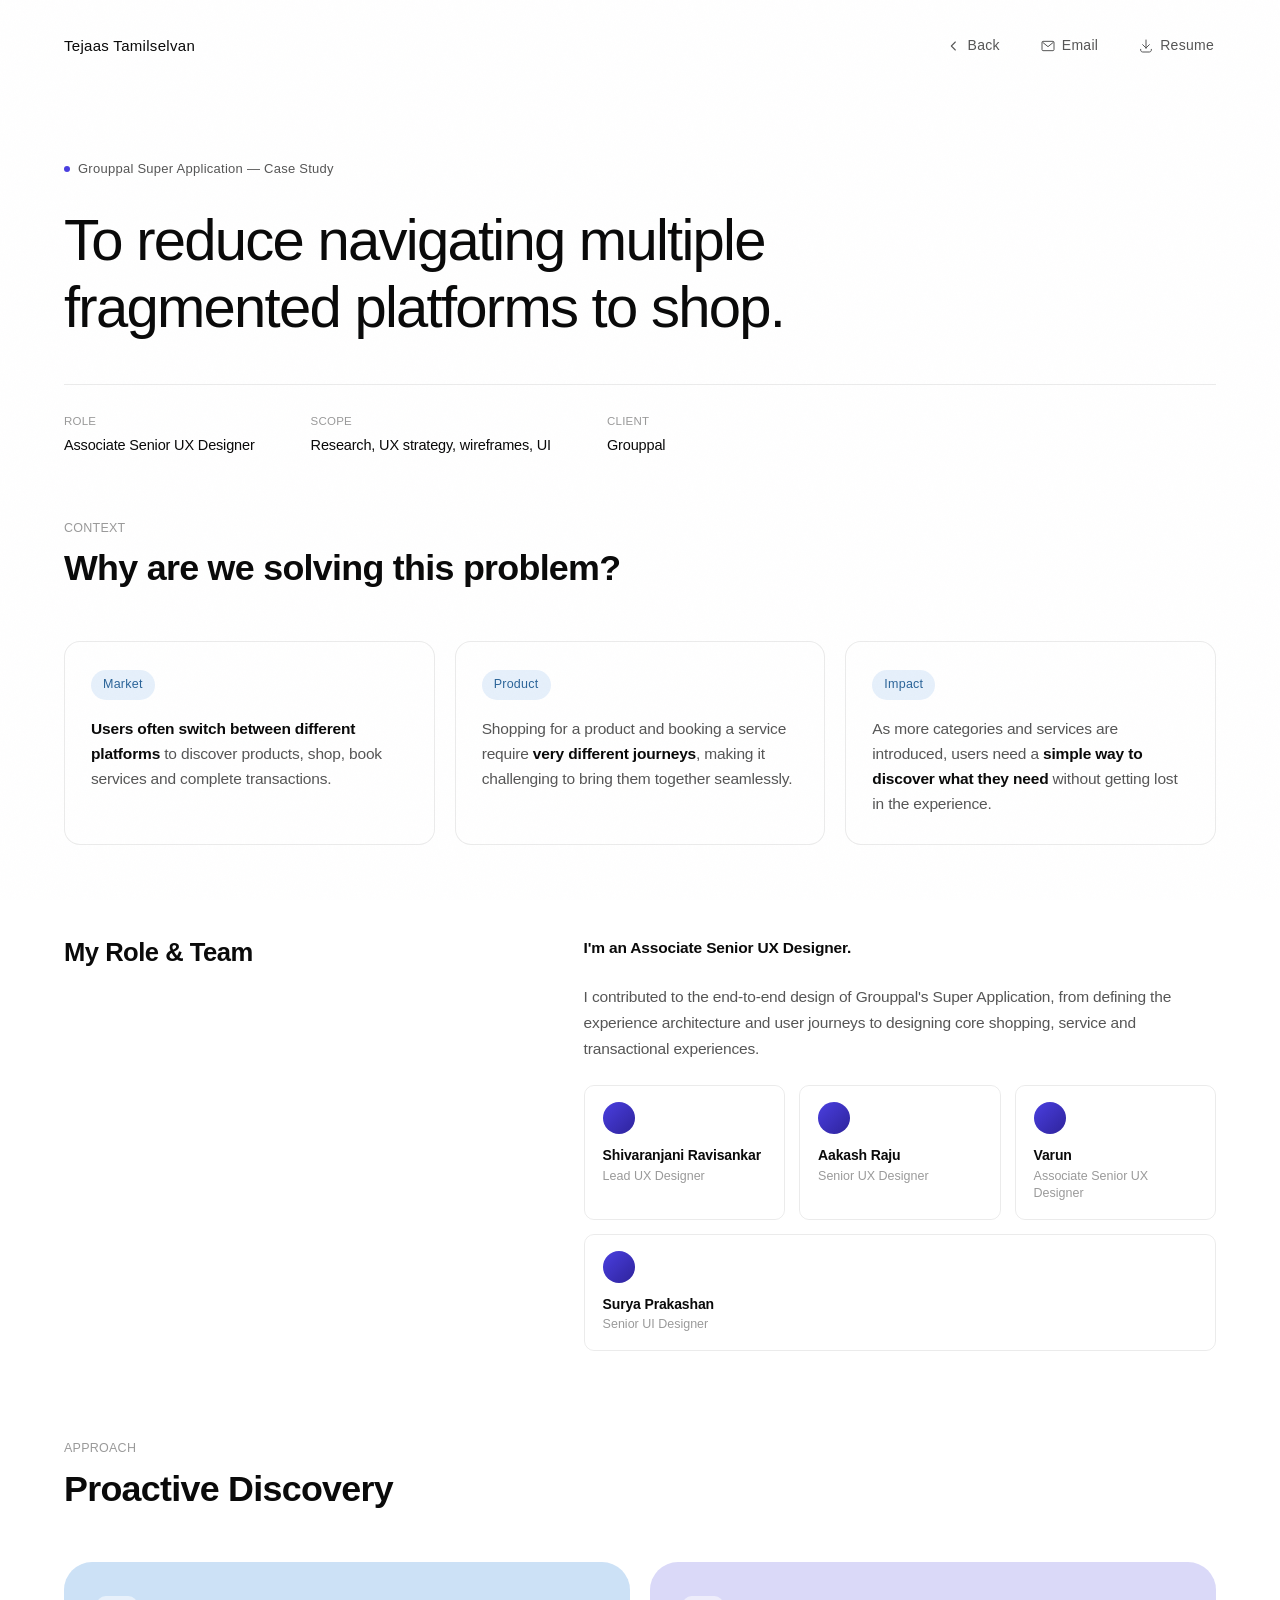
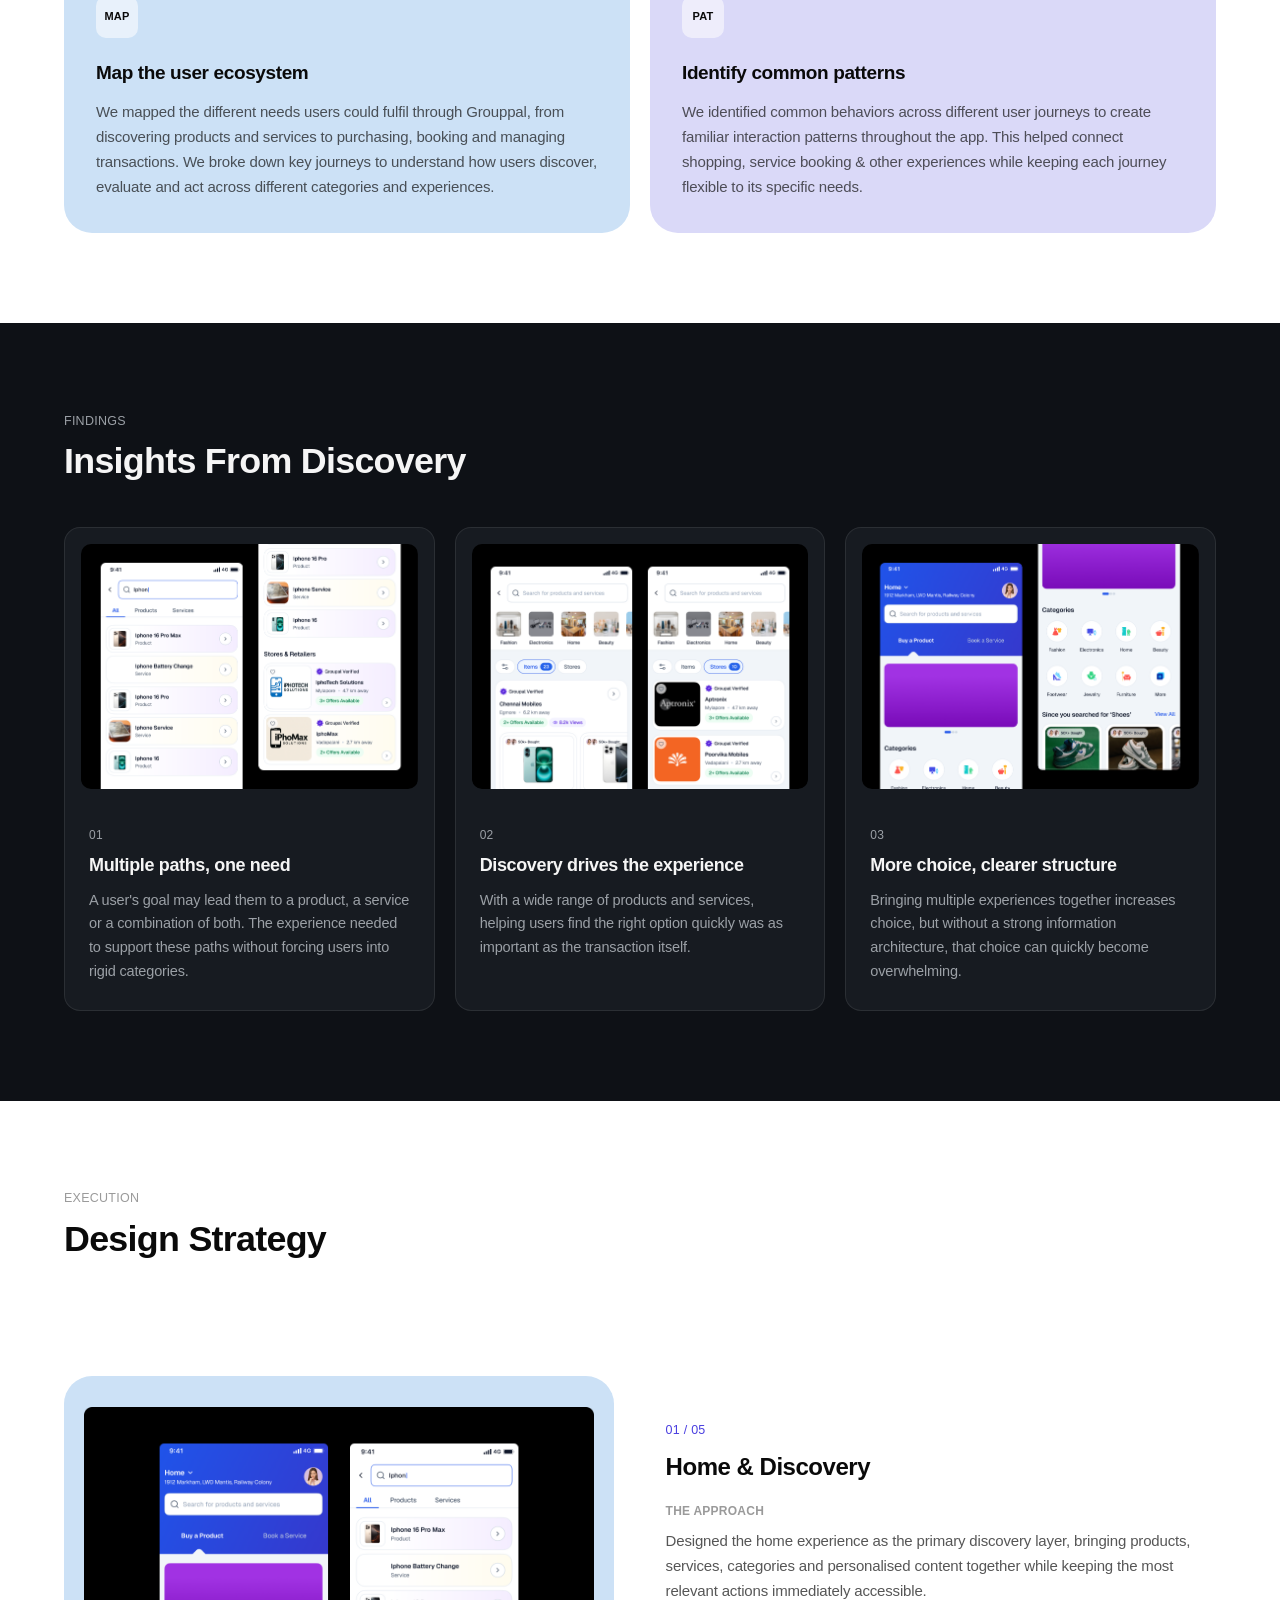
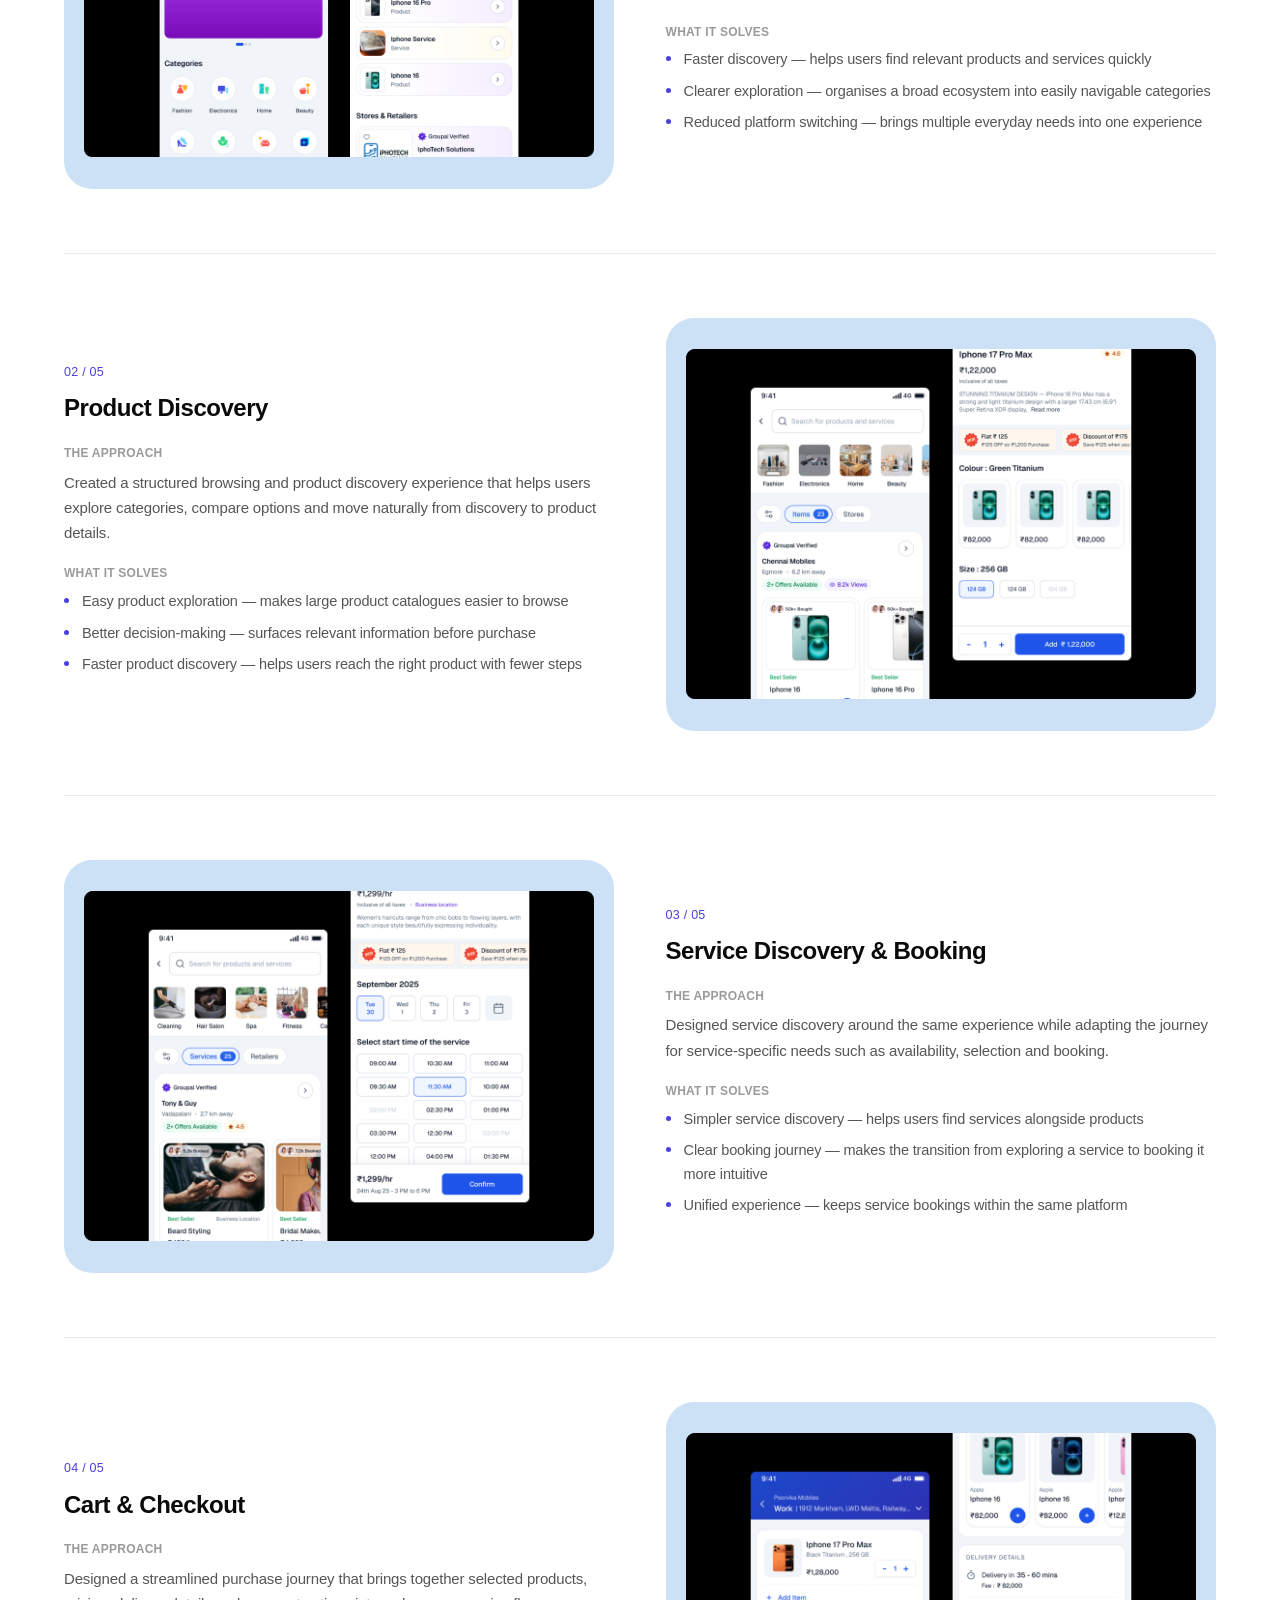
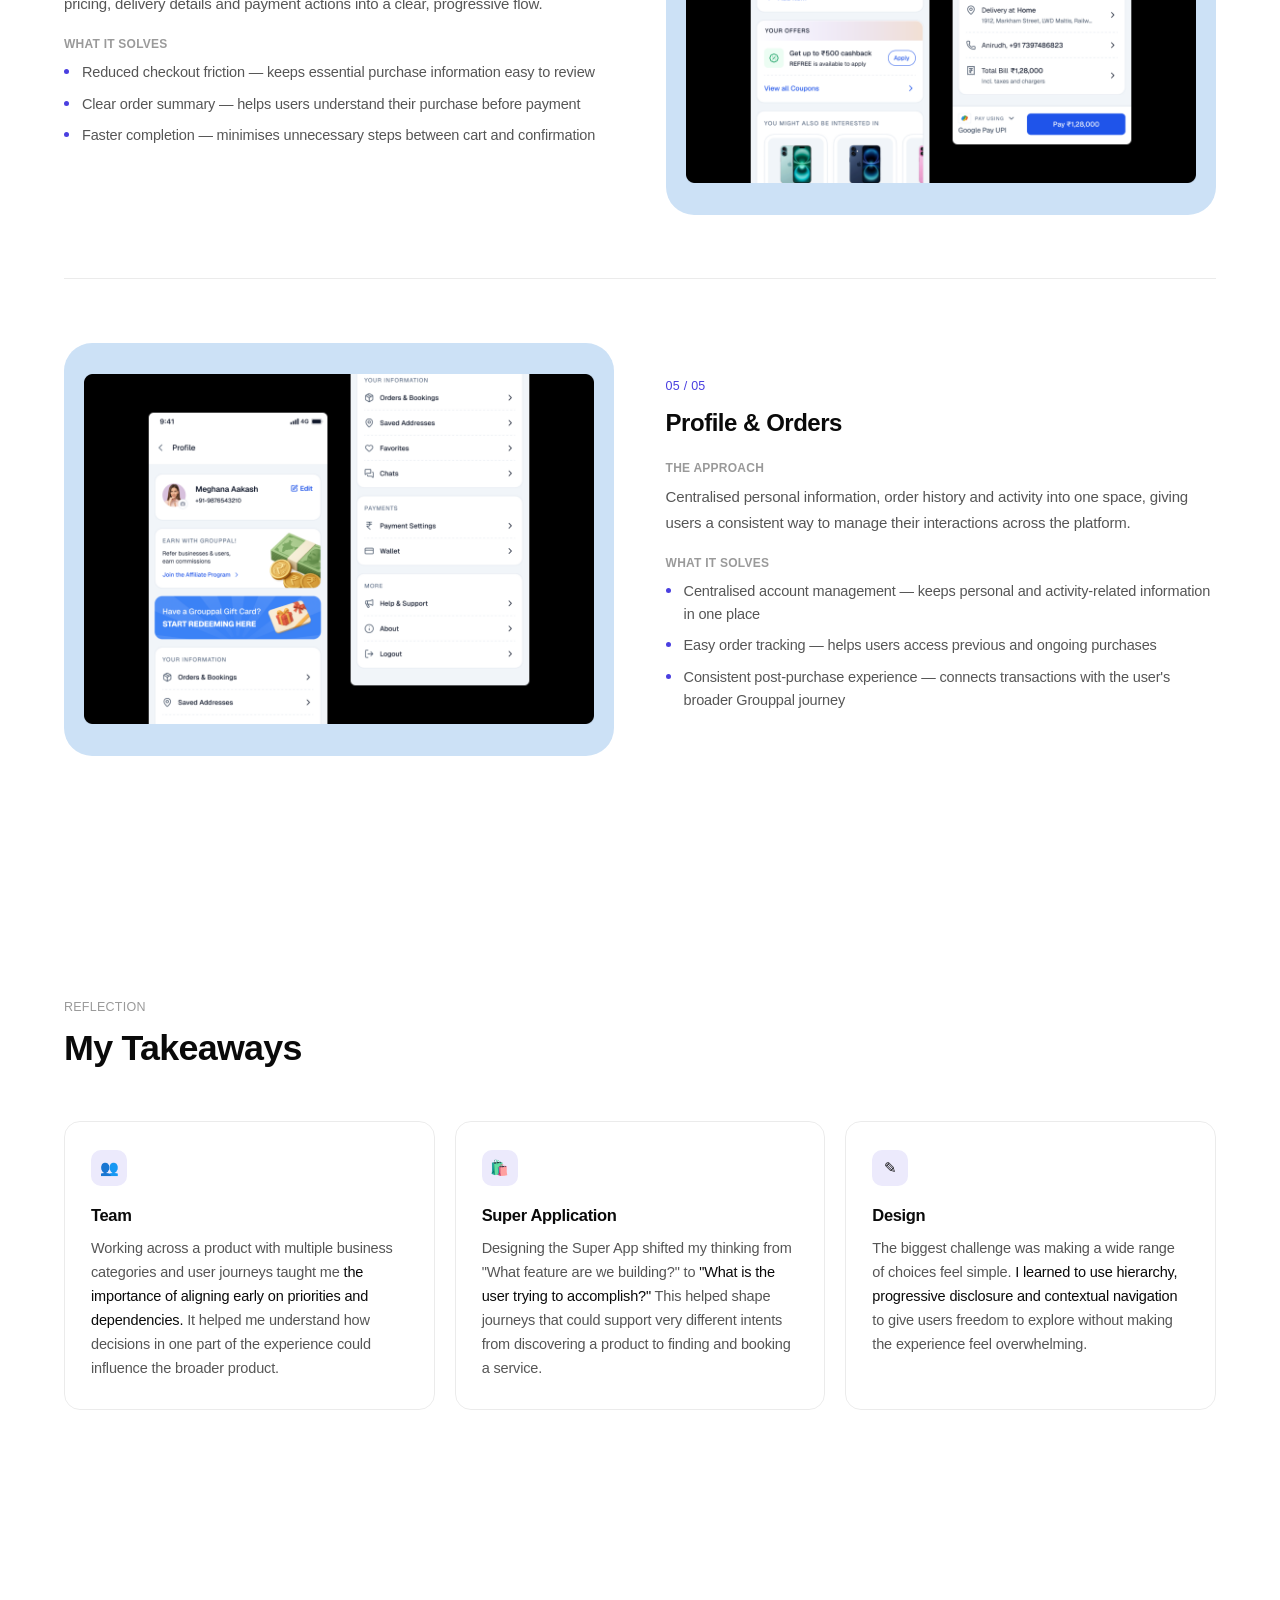
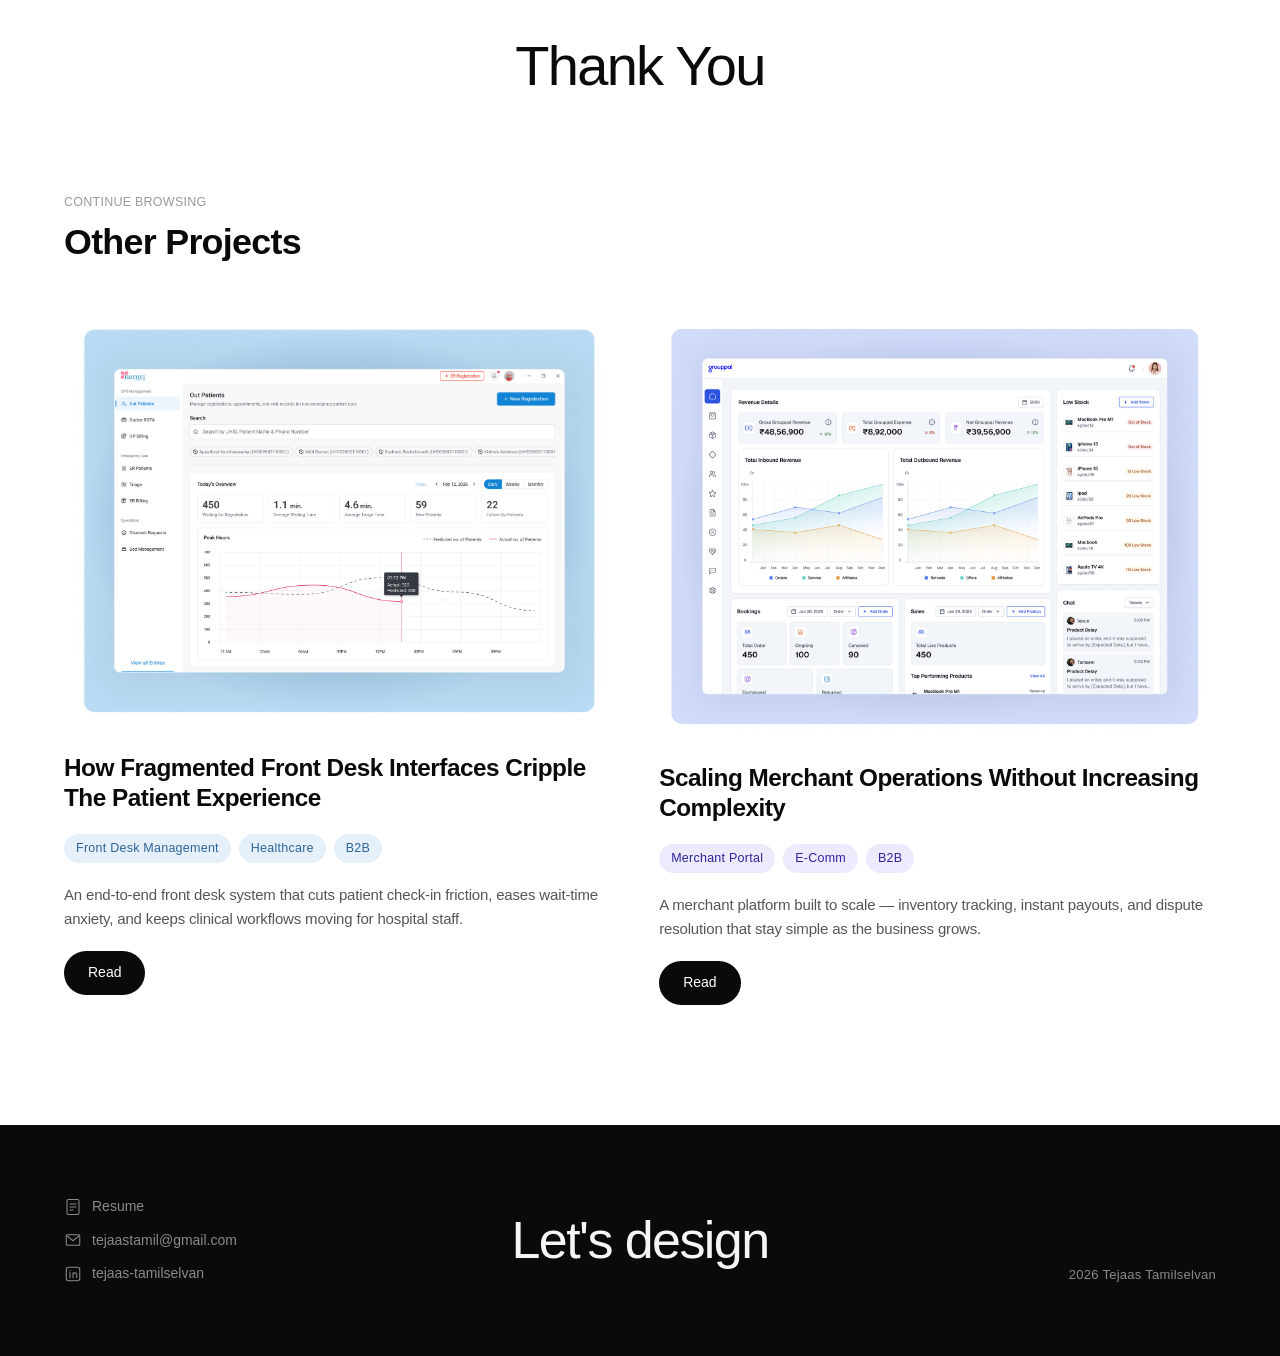
<file: superapp-case-study.html>
<!DOCTYPE html>
<html lang="en">
<head>
<meta charset="UTF-8" />
<meta name="viewport" content="width=device-width, initial-scale=1.0" />
<title>Grouppal Super Application — Tejaas Tamilselvan</title>
<meta name="description" content="Case study: reducing navigating multiple fragmented platforms to shop — Grouppal Super Application, by Tejaas Tamilselvan." />

<link rel="preconnect" href="https://api.fontshare.com" />
<link href="https://api.fontshare.com/v2/css?f[]=switzer@400,500,600,700&display=swap" rel="stylesheet" />

<style>
/* ============================================================
   RESET (matches assets/reset.css)
   ============================================================ */
*, *::before, *::after{ box-sizing:border-box; }
*{ margin:0; padding:0; font:inherit; }
html{ -webkit-text-size-adjust:100%; text-size-adjust:100%; -moz-tab-size:4; tab-size:4; }
body{ min-height:100vh; line-height:1.5; -webkit-font-smoothing:antialiased; text-rendering:optimizeSpeed; }
img, picture, video, canvas, svg{ display:block; max-width:100%; }
iframe{ border:0; }
ul, ol{ list-style:none; }
a{ color:inherit; text-decoration:none; -webkit-tap-highlight-color:transparent; }
button, input, textarea, select{ background:none; border:none; color:inherit; }
button{ cursor:pointer; }
button:disabled, [aria-disabled='true']{ cursor:default; }
table{ border-collapse:collapse; border-spacing:0; }
h1,h2,h3,h4,h5,h6{ font-size:inherit; font-weight:inherit; }
p,h1,h2,h3,h4,h5,h6{ overflow-wrap:break-word; }
fieldset{ border:0; }
@media (prefers-reduced-motion: reduce){
  *, *::before, *::after{
    animation-duration:0.01ms !important; animation-iteration-count:1 !important;
    transition-duration:0.01ms !important; scroll-behavior:auto !important;
  }
}

/* ============================================================
   TOKENS (matches assets/styles.css :root exactly, extended
   with dark-section + strategy-panel tokens for this page only)
   ============================================================ */
:root{
  --ink:            #0A0A0A;
  --ink-soft:       #565656;
  --ink-faint:      #9A9A9A;
  --paper:          #FFFFFF;
  --line:           rgba(10,10,10,0.08);

  --accent:         #4A3FE0;
  --accent-ink:     #2E239B;
  --accent-tint:    #ECEAFC;
  --accent-shadow:  rgba(74,63,224,0.28);

  --blue-bg:        #CCE1F6;
  --blue-tag-bg:    #E6F0FB;
  --blue-tag-ink:   #2B6499;
  --blue-shadow:    rgba(62,124,184,0.26);

  --lavender-bg:    #DAD9F8;
  --lavender-tag-bg:var(--accent-tint);
  --lavender-tag-ink:var(--accent-ink);
  --lavender-shadow:var(--accent-shadow);

  --pink-bg:        #F6DCE7;
  --pink-tag-bg:    #FBEAF1;
  --pink-tag-ink:   #A3446B;
  --pink-shadow:    rgba(200,90,140,0.26);

  --footer-bg:      #0A0A0A;
  --footer-ink:     #F5F5F5;
  --footer-ink-dim: #8A8A8A;

  --track-hero:     -0.03em;
  --track-h2:       -0.02em;
  --track-body:     -0.011em;
  --track-label:    0.02em;

  --ease-out:       cubic-bezier(.16,1,.3,1);
  --ease-standard:  cubic-bezier(.4,0,.2,1);
  --dur-fast:       160ms;
  --dur-med:        420ms;
  --dur-slow:       720ms;

  --radius-lg:      28px;
  --radius-md:      16px;
  --radius-sm:      10px;
  --radius-pill:    999px;

  /* case-study-only extensions, same hue family as --blue-* */
  --deep-bg:        #0E1116;
  --deep-card:      #171B21;
  --deep-line:      rgba(245,245,245,0.09);
  --deep-ink-dim:   #9BA0A6;
}

html{ scroll-behavior:smooth; }
@media (prefers-reduced-motion: reduce){ html{ scroll-behavior:auto; } }

body{
  background:var(--paper);
  color:var(--ink);
  font-family:'Switzer', -apple-system, BlinkMacSystemFont, 'Segoe UI', sans-serif;
  font-weight:400;
  line-height:1.4;
  overflow-x:hidden;
}

.grain{
  position:fixed; inset:0; pointer-events:none; z-index:999;
  opacity:0.025; mix-blend-mode:multiply;
  background-image:url("data:image/svg+xml,%3Csvg xmlns='http://www.w3.org/2000/svg' width='120' height='120'%3E%3Cfilter id='n'%3E%3CfeTurbulence type='fractalNoise' baseFrequency='0.9' numOctaves='2' stitchTiles='stitch'/%3E%3C/filter%3E%3Crect width='100%25' height='100%25' filter='url(%23n)'/%3E%3C/svg%3E");
}

:focus-visible{ outline:2px solid var(--accent); outline-offset:3px; border-radius:4px; }

.reveal{
  opacity:0; transform:translateY(28px);
  transition:opacity var(--dur-slow) var(--ease-out), transform var(--dur-slow) var(--ease-out);
}
.reveal.is-visible{ opacity:1; transform:translateY(0); }
@media (prefers-reduced-motion: reduce){ .reveal{ opacity:1; transform:none; transition:none; } }

/* ============================================================
   NAV (matches .nav exactly, "Back" swapped in for "Work")
   ============================================================ */
.nav{
  display:flex; align-items:center; justify-content:space-between;
  padding:32px clamp(24px, 5vw, 72px) 0;
  max-width:1440px; margin:0 auto;
}
.nav__name{ font-weight:500; font-size:15px; letter-spacing:var(--track-label); }
.nav__links{ display:flex; align-items:center; gap:clamp(20px, 3vw, 36px); }
.nav__link{
  display:inline-flex; align-items:center; gap:6px;
  font-size:14px; font-weight:500; color:var(--ink-soft);
  letter-spacing:var(--track-label);
  transition:color var(--dur-fast) var(--ease-standard);
  padding:4px 2px; position:relative;
}
.nav__link::after{
  content:''; position:absolute; left:0; right:100%; bottom:-2px; height:1px;
  background:var(--ink); transition:right var(--dur-med) var(--ease-out);
}
@media (hover:hover) and (pointer:fine){
  .nav__link:hover{ color:var(--ink); }
  .nav__link:hover::after{ right:0; }
}
.nav__link:active{ transform:translateY(1px); }
.nav__link--icon svg{ flex-shrink:0; }

/* ============================================================
   HERO
   ============================================================ */
.hero{
  padding:clamp(48px, 8vw, 96px) clamp(24px, 5vw, 72px) clamp(40px, 6vw, 64px);
  max-width:1440px; margin:0 auto;
}
.hero__eyebrow{
  display:inline-flex; align-items:center; gap:8px;
  font-size:13px; font-weight:500; color:var(--ink-soft);
  letter-spacing:var(--track-label);
  margin-bottom:28px;
}
.hero__eyebrow .dot{ width:6px; height:6px; border-radius:50%; background:var(--accent); }
.hero__statement{
  font-size:clamp(30px, 4.6vw, 58px);
  font-weight:400; letter-spacing:var(--track-hero); line-height:1.16;
  width:88%; color:var(--ink); text-wrap:balance;
}
@media (max-width:900px){ .hero__statement{ width:100%; } }
.hero__statement .word{
  display:inline-block; opacity:0; filter:blur(6px); transform:translateY(14px);
  animation:revealWord var(--dur-slow) var(--ease-out) forwards;
}
@keyframes revealWord{ to{ opacity:1; filter:blur(0); transform:translateY(0); } }
@media (prefers-reduced-motion: reduce){
  .hero__statement .word{ animation:none; opacity:1; filter:none; transform:none; }
}
.hero__meta{
  display:flex; gap:clamp(28px,5vw,56px); flex-wrap:wrap;
  margin-top:44px; padding-top:28px; border-top:1px solid var(--line);
  opacity:0; animation:fadeUp var(--dur-slow) var(--ease-out) 900ms forwards;
}
@keyframes fadeUp{ from{opacity:0; transform:translateY(10px);} to{opacity:1; transform:translateY(0);} }
@media (prefers-reduced-motion: reduce){ .hero__meta{ animation:none; opacity:1; } }
.hero__meta-item .label{ font-size:11.5px; color:var(--ink-faint); letter-spacing:var(--track-label); text-transform:uppercase; margin-bottom:6px; }
.hero__meta-item .value{ font-size:14.5px; font-weight:500; letter-spacing:var(--track-body); }

/* ============================================================
   SECTION SHELL
   ============================================================ */
.section{
  padding:clamp(56px,7vw,96px) clamp(24px,5vw,72px);
  max-width:1440px; margin:0 auto;
}
.section--tight{ padding-top:0; }
.section__head{ margin-bottom:clamp(36px,4vw,52px); }
.section__label{ font-size:12.5px; font-weight:500; color:var(--ink-faint); letter-spacing:var(--track-label); text-transform:uppercase; margin-bottom:10px; }
.section__title{ font-size:clamp(24px,2.8vw,36px); font-weight:600; letter-spacing:var(--track-h2); line-height:1.2; max-width:640px; }

/* ============================================================
   CARD PRIMITIVE (echoes .tag / .project__body language)
   ============================================================ */
.card-grid{ display:grid; grid-template-columns:repeat(3,minmax(0,1fr)); gap:clamp(16px,2vw,20px); }
@media (max-width:860px){ .card-grid{ grid-template-columns:1fr; } }
.info-card{
  background:var(--paper); border:1px solid var(--line); border-radius:var(--radius-md);
  padding:28px 26px;
}
.info-card .tag{
  font-size:12.5px; font-weight:500; letter-spacing:var(--track-label);
  padding:6px 12px; border-radius:var(--radius-pill);
  background:var(--blue-tag-bg); color:var(--blue-tag-ink);
  display:inline-block; margin-bottom:16px;
}
.info-card p{ font-size:15.5px; line-height:1.62; letter-spacing:var(--track-body); color:var(--ink-soft); }
.info-card p b{ color:var(--ink); font-weight:600; }

/* ---- role & team ---- */
.role-grid{ display:grid; grid-template-columns:1fr 1.35fr; gap:clamp(32px,4vw,56px); align-items:start; }
@media (max-width:860px){ .role-grid{ grid-template-columns:1fr; } }
.role-grid h3{ font-size:clamp(20px,2vw,26px); font-weight:600; letter-spacing:var(--track-h2); }
.role-desc p{ font-size:15.5px; line-height:1.65; letter-spacing:var(--track-body); color:var(--ink-soft); margin-bottom:24px; }
.role-desc p b{ color:var(--ink); font-weight:600; }
.team-row{ display:flex; gap:14px; flex-wrap:wrap; }
.team-card{ flex:1; min-width:150px; border:1px solid var(--line); border-radius:var(--radius-sm); padding:16px 18px; }
.team-card .avatar{ width:32px; height:32px; border-radius:50%; margin-bottom:12px; background:linear-gradient(135deg, var(--accent), var(--accent-ink)); }
.team-card .name{ font-size:14px; font-weight:600; letter-spacing:var(--track-body); margin-bottom:2px; }
.team-card .role{ font-size:12.5px; color:var(--ink-faint); }

/* ---- discovery ---- */
.discovery-grid{ display:grid; grid-template-columns:1fr 1fr; gap:20px; }
@media (max-width:860px){ .discovery-grid{ grid-template-columns:1fr; } }
.discovery-card{ border-radius:var(--radius-lg); padding:34px 32px; background:var(--blue-bg); }
.discovery-card.alt{ background:var(--lavender-bg); }
.discovery-card .icon{
  width:42px; height:42px; border-radius:var(--radius-sm); background:rgba(255,255,255,0.55);
  display:flex; align-items:center; justify-content:center; margin-bottom:22px;
  font-size:11px; font-weight:600; letter-spacing:var(--track-label); color:var(--ink);
}
.discovery-card h4{ font-size:19px; font-weight:600; letter-spacing:var(--track-h2); margin-bottom:12px; }
.discovery-card p{ font-size:15px; line-height:1.68; letter-spacing:var(--track-body); color:rgba(10,10,10,0.68); }

/* ============================================================
   INSIGHTS — DARK
   ============================================================ */
.insights{
  background:var(--deep-bg); color:var(--footer-ink);
  padding:clamp(56px,7vw,96px) clamp(24px,5vw,72px);
}
.insights .section__label{ color:var(--deep-ink-dim); }
.insights .section__title{ color:var(--footer-ink); max-width:640px; }
.insights-grid{ display:grid; grid-template-columns:repeat(3,minmax(0,1fr)); gap:20px; margin-top:44px; }
@media (max-width:900px){ .insights-grid{ grid-template-columns:1fr; } }
.insight-card{ background:var(--deep-card); border:1px solid var(--deep-line); border-radius:var(--radius-md); overflow:hidden; }
.insight-mock{ aspect-ratio:4/3; padding:16px; }
.insight-mock-inner{ height:100%; background:var(--paper); border-radius:var(--radius-sm); padding:14px; display:flex; flex-direction:column; gap:8px; }
.insight-mock-img{ width:100%; height:100%; object-fit:cover; display:block; border-radius:var(--radius-sm); }
.mock-bar{ height:8px; border-radius:3px; background:var(--line); }
.mock-bar.blue{ background:var(--accent); width:55%; }
.mock-bar.short{ width:34%; }
.mock-row{ display:flex; gap:8px; }
.mock-chip{ flex:1; height:32px; border-radius:6px; background:#F3F4F6; border:1px solid var(--line); }
.mock-chip.on{ background:var(--accent-tint); border-color:var(--accent); }
.table-mini{ display:flex; flex-direction:column; gap:6px; }
.table-mini .r{ display:flex; gap:8px; align-items:center; }
.table-mini .r span{ height:9px; background:#F3F4F6; border-radius:3px; flex:1; }
.table-mini .r .stat{ width:42px; height:15px; border-radius:4px; background:var(--accent-tint); flex:none; }
.insight-body{ padding:22px 24px 26px; }
.insight-body .idx{ font-size:12px; font-weight:500; color:var(--deep-ink-dim); letter-spacing:var(--track-label); display:block; margin-bottom:10px; }
.insight-body h4{ font-size:18px; font-weight:600; letter-spacing:var(--track-h2); margin-bottom:10px; }
.insight-body p{ font-size:14.5px; line-height:1.65; letter-spacing:var(--track-body); color:var(--deep-ink-dim); }

/* ============================================================
   DESIGN STRATEGY
   ============================================================ */
.strategy-item{
  display:grid; grid-template-columns:1fr 1fr; gap:clamp(32px,4vw,56px); align-items:center;
  padding:clamp(40px,5vw,64px) 0; border-bottom:1px solid var(--line);
}
.strategy-item:last-child{ border-bottom:none; }
.strategy-item.rev .mock-frame{ order:2; }
.strategy-item.rev .strategy-text{ order:1; }
@media (max-width:860px){
  .strategy-item{ grid-template-columns:1fr; }
  .strategy-item.rev .mock-frame, .strategy-item.rev .strategy-text{ order:initial; }
}
.mock-frame{
  aspect-ratio:4/3; display:flex; align-items:center; justify-content:center;
  background:var(--blue-bg); border-radius:var(--radius-lg); padding:20px;
  will-change:transform; transition:transform var(--dur-med) var(--ease-out);
}
.mock-frame-inner{ background:var(--paper); border-radius:var(--radius-md); padding:18px; width:100%; height:100%; }
.mock-frame-img{ width:100%; height:100%; object-fit:contain; display:block; }
@media (hover:hover) and (pointer:fine){ .mock-frame:hover{ transform:scale(1.012); } }
.mock-topbar{ display:flex; gap:8px; margin-bottom:14px; }
.mock-dot{ width:7px; height:7px; border-radius:50%; background:var(--line); }
.strategy-text .idx{
  font-size:12.5px; font-weight:500; letter-spacing:var(--track-label);
  color:var(--accent); display:block; margin-bottom:10px;
}
.strategy-text h3{ font-size:clamp(20px,2vw,24px); font-weight:600; letter-spacing:var(--track-h2); margin-bottom:16px; }
.strategy-text h5{ font-size:12px; font-weight:600; letter-spacing:var(--track-label); text-transform:uppercase; color:var(--ink-faint); margin:20px 0 8px; }
.strategy-text p{ font-size:15px; line-height:1.68; letter-spacing:var(--track-body); color:var(--ink-soft); }
.solve-list li{
  font-size:14.5px; line-height:1.62; letter-spacing:var(--track-body); color:var(--ink-soft);
  padding-left:18px; position:relative; margin-bottom:8px;
}
.solve-list li::before{ content:''; position:absolute; left:0; top:8px; width:5px; height:5px; border-radius:50%; background:var(--accent); }

.kpi-row{ display:flex; gap:10px; margin-bottom:12px; }
.kpi{ flex:1; background:#F5F6F8; border-radius:var(--radius-sm); padding:10px; }
.kpi .n{ font-size:16px; font-weight:600; letter-spacing:var(--track-h2); }
.kpi .l{ font-size:10px; color:var(--ink-faint); text-transform:uppercase; letter-spacing:var(--track-label); }
.chart-line{ height:66px; border-radius:var(--radius-sm); background:linear-gradient(180deg, var(--accent-tint), transparent); position:relative; overflow:hidden; margin-bottom:12px; }
.chart-line svg{ position:absolute; inset:0; }
.calendar-grid{ display:grid; grid-template-columns:repeat(7,1fr); gap:4px; }
.calendar-grid div{ aspect-ratio:1; background:#F3F4F6; border-radius:4px; }
.calendar-grid div.busy{ background:var(--pink-tag-bg); }
.calendar-grid div.free{ background:var(--accent-tint); }
.form-mini{ display:flex; flex-direction:column; gap:10px; }
.form-field{ height:30px; border:1px solid var(--line); border-radius:6px; background:var(--paper); }
.form-field.filled{ background:var(--pink-tag-bg); border-color:var(--pink-tag-ink); }
.badge-row{ display:flex; gap:8px; margin-bottom:12px; }
.badge{ font-size:10px; font-weight:600; letter-spacing:var(--track-label); padding:5px 10px; border-radius:var(--radius-pill); background:#F3F4F6; }
.badge.urgent{ background:var(--pink-tag-bg); color:var(--pink-tag-ink); }
.triage-scale{ display:flex; gap:6px; margin-bottom:14px; }
.triage-scale div{ flex:1; height:7px; border-radius:4px; }
.bed-grid{ display:grid; grid-template-columns:repeat(8,1fr); gap:5px; }
.bed-grid div{ aspect-ratio:1; border-radius:4px; background:#F3F4F6; }
.bed-grid div.occ{ background:var(--pink-tag-ink); }
.bed-grid div.avail{ background:var(--accent); }

/* ============================================================
   TAKEAWAYS
   ============================================================ */
.takeaway-grid{ display:grid; grid-template-columns:repeat(3,minmax(0,1fr)); gap:20px; }
@media (max-width:860px){ .takeaway-grid{ grid-template-columns:1fr; } }
.takeaway-card{ border:1px solid var(--line); border-radius:var(--radius-md); padding:28px 26px; }
.takeaway-card .icon{
  width:36px; height:36px; border-radius:var(--radius-sm); background:var(--accent-tint);
  display:flex; align-items:center; justify-content:center; margin-bottom:18px; font-size:15px;
}
.takeaway-card h4{ font-size:16.5px; font-weight:600; letter-spacing:var(--track-h2); margin-bottom:10px; }
.takeaway-card p{ font-size:14.5px; line-height:1.65; letter-spacing:var(--track-body); color:var(--ink-soft); }
.takeaway-card p b{ color:var(--ink); }

/* ============================================================
   THANK YOU
   ============================================================ */
.thankyou{ text-align:center; padding:clamp(80px,10vw,140px) 24px clamp(56px,7vw,88px); }
.thankyou h2{ font-size:clamp(32px,6vw,56px); font-weight:500; letter-spacing:var(--track-hero); }

/* ============================================================
   OTHER PROJECTS — reuses .project--card / .tag / .btn language
   ============================================================ */
.other-work{ padding:0 clamp(24px,5vw,72px) clamp(80px,10vw,120px); max-width:1440px; margin:0 auto; }
.project-grid{ display:grid; grid-template-columns:minmax(0,1fr) minmax(0,1fr); gap:clamp(28px,3vw,44px); margin-top:36px; }
@media (max-width:900px){ .project-grid{ grid-template-columns:1fr; } }
.project--card{ display:flex; flex-direction:column; gap:20px; min-width:0; }
.project__media{
  aspect-ratio:4/3; display:flex; align-items:center; justify-content:center; min-width:0;
  will-change:transform; transition:transform var(--dur-med) var(--ease-out);
}
.project__img{ width:100%; height:100%; display:block; object-fit:contain; object-position:center; }
@media (hover:hover) and (pointer:fine){ .project__media:hover .project__img{ transform:scale(1.015); } }
.project__title--sm{ font-size:clamp(20px,1.9vw,25px); font-weight:600; letter-spacing:var(--track-h2); line-height:1.25; }
.project__tags{ display:flex; flex-wrap:wrap; gap:8px; }
.tag{ font-size:12.5px; font-weight:500; letter-spacing:var(--track-label); padding:6px 12px; border-radius:var(--radius-pill); display:inline-block; }
.tag--blue{ background:var(--blue-tag-bg); color:var(--blue-tag-ink); }
.tag--lavender{ background:var(--lavender-tag-bg); color:var(--lavender-tag-ink); }
.tag--pink{ background:var(--pink-tag-bg); color:var(--pink-tag-ink); }
.project__desc{ font-size:15px; line-height:1.6; letter-spacing:var(--track-body); color:var(--ink-soft); }
.btn{ display:inline-flex; align-items:center; justify-content:center; width:fit-content; padding:12px 24px; border-radius:var(--radius-pill); font-size:14px; font-weight:500; transition:background var(--dur-fast) var(--ease-standard), transform var(--dur-fast) var(--ease-standard); }
.btn--primary{ background:var(--ink); color:var(--paper); }
@media (hover:hover) and (pointer:fine){ .btn--primary:hover{ background:#2A2A2A; } }
.btn--primary:active{ transform:scale(0.96); }
.btn--muted{ background:transparent; color:var(--ink-faint); border:1px solid var(--line); cursor:default; }

/* ============================================================
   FOOTER (matches .footer exactly)
   ============================================================ */
.footer{
  background:var(--footer-bg); color:var(--footer-ink);
  padding:clamp(48px,6vw,72px) clamp(24px,5vw,72px);
  display:grid; grid-template-columns:1fr auto 1fr; align-items:center; gap:24px; min-height:220px;
}
.footer__col{ display:flex; flex-direction:column; gap:14px; }
.footer__col--left{ align-items:flex-start; }
.footer__col--right{ align-items:flex-end; justify-self:end; font-size:13px; color:var(--footer-ink-dim); letter-spacing:var(--track-label); align-self:flex-end; }
.footer__link{ display:inline-flex; align-items:center; gap:10px; font-size:14px; color:var(--footer-ink-dim); transition:color var(--dur-fast) var(--ease-standard), transform var(--dur-fast) var(--ease-standard); }
@media (hover:hover) and (pointer:fine){ .footer__link:hover{ color:var(--footer-ink); transform:translateX(3px); } }
.footer__link:active{ transform:translateX(3px) scale(0.98); }
.footer__col--center{ justify-self:center; }
.footer__cta{ font-size:clamp(32px,4.6vw,52px); font-weight:500; letter-spacing:var(--track-hero); }

@media (max-width:900px){
  .footer{ grid-template-columns:1fr; text-align:center; justify-items:center; }
  .footer__col--left{ align-items:center; order:2; }
  .footer__col--center{ order:1; }
  .footer__col--right{ align-items:center; align-self:center; order:3; }
}
@media (max-width:560px){
  .nav{ flex-direction:column; align-items:flex-start; gap:16px; }
  .nav__links{ gap:20px; }
}
</style>
</head>
<body>

<div class="grain" aria-hidden="true"></div>

<header class="nav">
  <a href="index.html" class="nav__name">Tejaas Tamilselvan</a>
  <nav class="nav__links" aria-label="Primary">
    <a href="index.html#work" class="nav__link">
      <svg width="16" height="16" viewBox="0 0 24 24" fill="none" aria-hidden="true"><path d="M14 6l-6 6 6 6" stroke="currentColor" stroke-width="1.6" stroke-linecap="round" stroke-linejoin="round"/></svg>
      Back
    </a>
    <a href="mailto:tejaastamil@gmail.com" class="nav__link nav__link--icon">
      <svg width="16" height="16" viewBox="0 0 24 24" fill="none" aria-hidden="true"><path d="M3 6.5C3 5.67157 3.67157 5 4.5 5H19.5C20.3284 5 21 5.67157 21 6.5V17.5C21 18.3284 20.3284 19 19.5 19H4.5C3.67157 19 3 18.3284 3 17.5V6.5Z" stroke="currentColor" stroke-width="1.5"/><path d="M4 6.5L12 13L20 6.5" stroke="currentColor" stroke-width="1.5" stroke-linecap="round" stroke-linejoin="round"/></svg>
      Email
    </a>
    <a href="resume.pdf" class="nav__link nav__link--icon" download>
      <svg width="16" height="16" viewBox="0 0 24 24" fill="none" aria-hidden="true"><path d="M12 3V15M12 15L7 10M12 15L17 10" stroke="currentColor" stroke-width="1.5" stroke-linecap="round" stroke-linejoin="round"/><path d="M4 17V18C4 19.6569 5.34315 21 7 21H17C18.6569 21 20 19.6569 20 18V17" stroke="currentColor" stroke-width="1.5" stroke-linecap="round" stroke-linejoin="round"/></svg>
      Resume
    </a>
  </nav>
</header>

<section class="hero" id="top">
  <div class="hero__eyebrow"><span class="dot"></span> Grouppal Super Application — Case Study</div>
  <h1 class="hero__statement" data-reveal-text>To reduce navigating multiple fragmented platforms to shop.</h1>
  <div class="hero__meta">
    <div class="hero__meta-item"><div class="label">Role</div><div class="value">Associate Senior UX Designer</div></div>
    <div class="hero__meta-item"><div class="label">Scope</div><div class="value">Research, UX strategy, wireframes, UI</div></div>
    <div class="hero__meta-item"><div class="label">Client</div><div class="value">Grouppal</div></div>
  </div>
</section>

<section class="section section--tight">
  <div class="section__head">
    <div class="section__label">Context</div>
    <h2 class="section__title">Why are we solving this problem?</h2>
  </div>
  <div class="card-grid">
    <div class="info-card reveal"><span class="tag">Market</span><p><b>Users often switch between different platforms</b> to discover products, shop, book services and complete transactions.</p></div>
    <div class="info-card reveal"><span class="tag">Product</span><p>Shopping for a product and booking a service require <b>very different journeys</b>, making it challenging to bring them together seamlessly.</p></div>
    <div class="info-card reveal"><span class="tag">Impact</span><p>As more categories and services are introduced, users need a <b>simple way to discover what they need</b> without getting lost in the experience.</p></div>
  </div>
</section>

<section class="section section--tight">
  <div class="role-grid reveal">
    <h3>My Role &amp; Team</h3>
    <div class="role-desc">
      <p><b>I'm an Associate Senior UX Designer.</b></p>
      <p>I contributed to the end-to-end design of Grouppal's Super Application, from defining the experience architecture and user journeys to designing core shopping, service and transactional experiences.</p>
      <div class="team-row">
        <div class="team-card"><div class="avatar"></div><div class="name">Shivaranjani Ravisankar</div><div class="role">Lead UX Designer</div></div>
        <div class="team-card"><div class="avatar"></div><div class="name">Aakash Raju</div><div class="role">Senior UX Designer</div></div>
        <div class="team-card"><div class="avatar"></div><div class="name">Varun</div><div class="role">Associate Senior UX Designer</div></div>
        <div class="team-card"><div class="avatar"></div><div class="name">Surya Prakashan</div><div class="role">Senior UI Designer</div></div>
      </div>
    </div>
  </div>
</section>

<section class="section section--tight">
  <div class="section__head">
    <div class="section__label">Approach</div>
    <h2 class="section__title">Proactive Discovery</h2>
  </div>
  <div class="discovery-grid">
    <div class="discovery-card reveal">
      <div class="icon">MAP</div>
      <h4>Map the user ecosystem</h4>
      <p>We mapped the different needs users could fulfil through Grouppal, from discovering products and services to purchasing, booking and managing transactions. We broke down key journeys to understand how users discover, evaluate and act across different categories and experiences.</p>
    </div>
    <div class="discovery-card alt reveal">
      <div class="icon">PAT</div>
      <h4>Identify common patterns</h4>
      <p>We identified common behaviors across different user journeys to create familiar interaction patterns throughout the app. This helped connect shopping, service booking &amp; other experiences while keeping each journey flexible to its specific needs.</p>
    </div>
  </div>
</section>

<section class="insights">
  <div class="section__label">Findings</div>
  <h2 class="section__title">Insights From Discovery</h2>
  <div class="insights-grid">

    <div class="insight-card reveal">
      <div class="insight-mock">
        <img src="assets/image/superapp/insight-multiple-paths-one-need.png" alt="Multiple paths, one need insight — flexible product and service journeys" class="insight-mock-img" loading="lazy" />
      </div>
      <div class="insight-body">
        <span class="idx">01</span>
        <h4>Multiple paths, one need</h4>
        <p>A user's goal may lead them to a product, a service or a combination of both. The experience needed to support these paths without forcing users into rigid categories.</p>
      </div>
    </div>

    <div class="insight-card reveal">
      <div class="insight-mock">
        <img src="assets/image/superapp/insight-discovery-drives-experience.png" alt="Discovery drives the experience insight — finding the right option quickly" class="insight-mock-img" loading="lazy" />
      </div>
      <div class="insight-body">
        <span class="idx">02</span>
        <h4>Discovery drives the experience</h4>
        <p>With a wide range of products and services, helping users find the right option quickly was as important as the transaction itself.</p>
      </div>
    </div>

    <div class="insight-card reveal">
      <div class="insight-mock">
        <img src="assets/image/superapp/insight-more-choice-clearer-structure.png" alt="More choice, clearer structure insight — information architecture across combined experiences" class="insight-mock-img" loading="lazy" />
      </div>
      <div class="insight-body">
        <span class="idx">03</span>
        <h4>More choice, clearer structure</h4>
        <p>Bringing multiple experiences together increases choice, but without a strong information architecture, that choice can quickly become overwhelming.</p>
      </div>
    </div>

  </div>
</section>

<section class="section">
  <div class="section__head">
    <div class="section__label">Execution</div>
    <h2 class="section__title">Design Strategy</h2>
  </div>

  <div class="strategy-item reveal">
    <div class="mock-frame">
      <img src="assets/image/superapp/home-discovery.png" alt="Home & Discovery screen — products, services, categories and personalised content" class="mock-frame-img" loading="lazy" />
    </div>
    <div class="strategy-text">
      <span class="idx">01 / 05</span>
      <h3>Home &amp; Discovery</h3>
      <h5>The Approach</h5>
      <p>Designed the home experience as the primary discovery layer, bringing products, services, categories and personalised content together while keeping the most relevant actions immediately accessible.</p>
      <h5>What It Solves</h5>
      <ul class="solve-list">
        <li>Faster discovery — helps users find relevant products and services quickly</li>
        <li>Clearer exploration — organises a broad ecosystem into easily navigable categories</li>
        <li>Reduced platform switching — brings multiple everyday needs into one experience</li>
      </ul>
    </div>
  </div>

  <div class="strategy-item rev reveal">
    <div class="mock-frame">
      <img src="assets/image/superapp/product-discovery.png" alt="Product Discovery screen — category browsing and comparison" class="mock-frame-img" loading="lazy" />
    </div>
    <div class="strategy-text">
      <span class="idx">02 / 05</span>
      <h3>Product Discovery</h3>
      <h5>The Approach</h5>
      <p>Created a structured browsing and product discovery experience that helps users explore categories, compare options and move naturally from discovery to product details.</p>
      <h5>What It Solves</h5>
      <ul class="solve-list">
        <li>Easy product exploration — makes large product catalogues easier to browse</li>
        <li>Better decision-making — surfaces relevant information before purchase</li>
        <li>Faster product discovery — helps users reach the right product with fewer steps</li>
      </ul>
    </div>
  </div>

  <div class="strategy-item reveal">
    <div class="mock-frame">
      <img src="assets/image/superapp/service-discovery-booking.png" alt="Service Discovery & Booking screen — availability, selection and booking" class="mock-frame-img" loading="lazy" />
    </div>
    <div class="strategy-text">
      <span class="idx">03 / 05</span>
      <h3>Service Discovery &amp; Booking</h3>
      <h5>The Approach</h5>
      <p>Designed service discovery around the same experience while adapting the journey for service-specific needs such as availability, selection and booking.</p>
      <h5>What It Solves</h5>
      <ul class="solve-list">
        <li>Simpler service discovery — helps users find services alongside products</li>
        <li>Clear booking journey — makes the transition from exploring a service to booking it more intuitive</li>
        <li>Unified experience — keeps service bookings within the same platform</li>
      </ul>
    </div>
  </div>

  <div class="strategy-item rev reveal">
    <div class="mock-frame">
      <img src="assets/image/superapp/cart-checkout.png" alt="Cart & Checkout screen — pricing, delivery and payment in a progressive flow" class="mock-frame-img" loading="lazy" />
    </div>
    <div class="strategy-text">
      <span class="idx">04 / 05</span>
      <h3>Cart &amp; Checkout</h3>
      <h5>The Approach</h5>
      <p>Designed a streamlined purchase journey that brings together selected products, pricing, delivery details and payment actions into a clear, progressive flow.</p>
      <h5>What It Solves</h5>
      <ul class="solve-list">
        <li>Reduced checkout friction — keeps essential purchase information easy to review</li>
        <li>Clear order summary — helps users understand their purchase before payment</li>
        <li>Faster completion — minimises unnecessary steps between cart and confirmation</li>
      </ul>
    </div>
  </div>

  <div class="strategy-item reveal">
    <div class="mock-frame">
      <img src="assets/image/superapp/profile-orders.png" alt="Profile & Orders screen — account information and order history" class="mock-frame-img" loading="lazy" />
    </div>
    <div class="strategy-text">
      <span class="idx">05 / 05</span>
      <h3>Profile &amp; Orders</h3>
      <h5>The Approach</h5>
      <p>Centralised personal information, order history and activity into one space, giving users a consistent way to manage their interactions across the platform.</p>
      <h5>What It Solves</h5>
      <ul class="solve-list">
        <li>Centralised account management — keeps personal and activity-related information in one place</li>
        <li>Easy order tracking — helps users access previous and ongoing purchases</li>
        <li>Consistent post-purchase experience — connects transactions with the user's broader Grouppal journey</li>
      </ul>
    </div>
  </div>

</section>

<section class="section">
  <div class="section__head">
    <div class="section__label">Reflection</div>
    <h2 class="section__title">My Takeaways</h2>
  </div>
  <div class="takeaway-grid">
    <div class="takeaway-card reveal"><div class="icon">👥</div><h4>Team</h4><p>Working across a product with multiple business categories and user journeys taught me <b>the importance of aligning early on priorities and dependencies.</b> It helped me understand how decisions in one part of the experience could influence the broader product.</p></div>
    <div class="takeaway-card reveal"><div class="icon">🛍️</div><h4>Super Application</h4><p>Designing the Super App shifted my thinking from "What feature are we building?" to <b>"What is the user trying to accomplish?"</b> This helped shape journeys that could support very different intents from discovering a product to finding and booking a service.</p></div>
    <div class="takeaway-card reveal"><div class="icon">✎</div><h4>Design</h4><p>The biggest challenge was making a wide range of choices feel simple. <b>I learned to use hierarchy, progressive disclosure and contextual navigation</b> to give users freedom to explore without making the experience feel overwhelming.</p></div>
  </div>
</section>

<section class="thankyou">
  <h2 class="reveal">Thank You</h2>
</section>

<section class="other-work">
  <div class="section__head">
    <div class="section__label">Continue Browsing</div>
    <h2 class="section__title">Other Projects</h2>
  </div>
  <div class="project-grid">

    <article class="project--card reveal" data-tilt>
      <div class="project__media">
        <img src="assets/image/naruvi-dashboard.png" alt="Naruvi Hospitals front desk dashboard showing out-patient registration, today's overview and peak hours chart" class="project__img" loading="lazy" />
      </div>
      <h2 class="project__title--sm">How Fragmented Front Desk Interfaces Cripple The Patient Experience</h2>
      <ul class="project__tags"><li class="tag tag--blue">Front Desk Management</li><li class="tag tag--blue">Healthcare</li><li class="tag tag--blue">B2B</li></ul>
      <p class="project__desc">An end-to-end front desk system that cuts patient check-in friction, eases wait-time anxiety, and keeps clinical workflows moving for hospital staff.</p>
      <a href="naruvi-case-study.html" class="btn btn--primary"><span>Read</span></a>
    </article>

    <article class="project--card reveal" data-tilt>
      <div class="project__media">
        <img src="assets/image/grouppal-dashboard.png" alt="Grouppal merchant portal showing revenue details, inbound and outbound revenue charts, low stock and orders" class="project__img" loading="lazy" />
      </div>
      <h2 class="project__title--sm">Scaling Merchant Operations Without Increasing Complexity</h2>
      <ul class="project__tags"><li class="tag tag--lavender">Merchant Portal</li><li class="tag tag--lavender">E-Comm</li><li class="tag tag--lavender">B2B</li></ul>
      <p class="project__desc">A merchant platform built to scale — inventory tracking, instant payouts, and dispute resolution that stay simple as the business grows.</p>
      <a href="grouppal-case-study.html" class="btn btn--primary"><span>Read</span></a>
    </article>

  </div>
</section>

<footer class="footer">
  <div class="footer__col footer__col--left">
    <a href="resume.pdf" class="footer__link" download>
      <svg width="18" height="18" viewBox="0 0 24 24" fill="none" aria-hidden="true"><rect x="4" y="2" width="16" height="20" rx="2" stroke="currentColor" stroke-width="1.4"/><path d="M8 8H16M8 12H16M8 16H12" stroke="currentColor" stroke-width="1.4" stroke-linecap="round"/></svg>
      Resume
    </a>
    <a href="mailto:tejaastamil@gmail.com" class="footer__link">
      <svg width="18" height="18" viewBox="0 0 24 24" fill="none" aria-hidden="true"><path d="M3 6.5C3 5.67157 3.67157 5 4.5 5H19.5C20.3284 5 21 5.67157 21 6.5V17.5C21 18.3284 20.3284 19 19.5 19H4.5C3.67157 19 3 18.3284 3 17.5V6.5Z" stroke="currentColor" stroke-width="1.4"/><path d="M4 6.5L12 13L20 6.5" stroke="currentColor" stroke-width="1.4" stroke-linecap="round" stroke-linejoin="round"/></svg>
      tejaastamil@gmail.com
    </a>
    <a href="https://linkedin.com/in/tejaas-tamilselvan" class="footer__link" target="_blank" rel="noopener">
      <svg width="18" height="18" viewBox="0 0 24 24" fill="none" aria-hidden="true"><rect x="3" y="3" width="18" height="18" rx="3" stroke="currentColor" stroke-width="1.4"/><path d="M8 10V17M8 7.5V7.51M12 17V13C12 11.6193 13.1193 10.5 14.5 10.5C15.8807 10.5 17 11.6193 17 13V17M12 10.5V17" stroke="currentColor" stroke-width="1.4" stroke-linecap="round"/></svg>
      tejaas-tamilselvan
    </a>
  </div>
  <div class="footer__col footer__col--center"><span class="footer__cta">Let's design</span></div>
  <div class="footer__col footer__col--right"><span>2026 Tejaas Tamilselvan</span></div>
</footer>

<script>
(function(){
  "use strict";
  var reduceMotion = window.matchMedia("(prefers-reduced-motion: reduce)").matches;
  var canHover = window.matchMedia("(hover: hover) and (pointer: fine)").matches;

  function initHeroReveal(){
    var el = document.querySelector("[data-reveal-text]");
    if(!el) return;
    var words = el.textContent.trim().split(/\s+/);
    if(reduceMotion) return;
    el.innerHTML = words.map(function(word, i){
      var delay = 40 + i * 22;
      return '<span class="word" style="animation-delay:' + delay + 'ms">' + word + '</span>';
    }).join(" ");
  }

  function initScrollReveal(){
    var items = document.querySelectorAll(".reveal");
    if(!items.length) return;
    if(reduceMotion || !("IntersectionObserver" in window)){
      items.forEach(function(el){ el.classList.add("is-visible"); });
      return;
    }
    var observer = new IntersectionObserver(function(entries){
      entries.forEach(function(entry){
        if(entry.isIntersecting){
          entry.target.classList.add("is-visible");
          observer.unobserve(entry.target);
        }
      });
    }, { threshold: 0.15, rootMargin: "0px 0px -60px 0px" });
    items.forEach(function(el){ observer.observe(el); });
  }

  function initTilt(){
    if(!canHover || reduceMotion) return;
    var cards = document.querySelectorAll("[data-tilt] .project__media, .strategy-item .mock-frame");
    cards.forEach(function(card){
      var bounds; var raf = null;
      function onMove(e){
        if(raf) cancelAnimationFrame(raf);
        raf = requestAnimationFrame(function(){
          bounds = bounds || card.getBoundingClientRect();
          var x = (e.clientX - bounds.left) / bounds.width - 0.5;
          var y = (e.clientY - bounds.top) / bounds.height - 0.5;
          var rotateX = (y * -4).toFixed(2);
          var rotateY = (x * 4).toFixed(2);
          card.style.transform = "perspective(900px) rotateX(" + rotateX + "deg) rotateY(" + rotateY + "deg) scale(1.008)";
        });
      }
      function onEnter(){ bounds = card.getBoundingClientRect(); card.style.transition = "transform 120ms ease-out"; }
      function onLeave(){
        card.style.transition = "transform 420ms cubic-bezier(.16,1,.3,1)";
        card.style.transform = "perspective(900px) rotateX(0deg) rotateY(0deg) scale(1)";
        bounds = null;
      }
      card.addEventListener("pointerenter", onEnter);
      card.addEventListener("pointermove", onMove);
      card.addEventListener("pointerleave", onLeave);
    });
  }

  document.addEventListener("DOMContentLoaded", function(){
    initHeroReveal();
    initScrollReveal();
    initTilt();
  });
})();
</script>

</body>
</html>
</file>
<file: assets/styles.css>
/* ============================================================
   TEJAAS TAMILSELVAN — PORTFOLIO
   Type: Switzer (Fontshare) — used at every scale, weight
   and tracking do the differentiation instead of a second family.
   ============================================================ */

:root{
  /* ---- color ---- */
  --ink:            #0A0A0A;
  --ink-soft:       #565656;
  --ink-faint:      #9A9A9A;
  --paper:          #FFFFFF;
  --line:           rgba(10,10,10,0.08);

  /* Signature accent — the one color this page is remembered by.
     Used sparingly: primary CTA, focus rings, the violet card's
     tag (natural tie-in, same hue family), footer CTA hover glow. */
  --accent:         #4A3FE0;
  --accent-ink:     #2E239B;
  --accent-tint:    #ECEAFC;
  --accent-shadow:  rgba(74,63,224,0.28);

  /* Pastel triad — tuned to a shared saturation/lightness curve
     (~55% sat, ~87% light) so the three cards read as one designed
     family instead of three unrelated colors, each stepping around
     the accent's hue rather than picking random pastels. */
  --blue-bg:        #CCE1F6;
  --blue-tag-bg:    #E6F0FB;
  --blue-tag-ink:   #2B6499;
  --blue-shadow:    rgba(62,124,184,0.26);

  --lavender-bg:    #DAD9F8;
  --lavender-tag-bg:var(--accent-tint);
  --lavender-tag-ink:var(--accent-ink);
  --lavender-shadow:var(--accent-shadow);

  --pink-bg:        #F6DCE7;
  --pink-tag-bg:    #FBEAF1;
  --pink-tag-ink:   #A3446B;
  --pink-shadow:    rgba(200,90,140,0.26);

  --footer-bg:      #0A0A0A;
  --footer-ink:     #F5F5F5;
  --footer-ink-dim: #8A8A8A;

  /* ---- type scale — negative tracking tightens as size grows ---- */
  --track-hero:     -0.03em;
  --track-h2:       -0.02em;
  --track-body:     -0.011em;
  --track-label:    0.02em;   /* positive tracking on eyebrow/chrome elements */

  /* ---- motion ---- */
  --ease-out:       cubic-bezier(.16,1,.3,1);
  --ease-standard:  cubic-bezier(.4,0,.2,1);
  --dur-fast:       160ms;
  --dur-med:        420ms;
  --dur-slow:       720ms;

  --radius-lg:      28px;
  --radius-md:      16px;
  --radius-sm:      10px;
  --radius-pill:    999px;
}

html{ scroll-behavior:smooth; }
@media (prefers-reduced-motion: reduce){
  html{ scroll-behavior:auto; }
}

body{
  background:var(--paper);
  color:var(--ink);
  font-family:'Switzer', -apple-system, BlinkMacSystemFont, 'Segoe UI', sans-serif;
  font-weight:400;
  line-height:1.4;
  overflow-x:hidden;
}

/* subtle grain — quiets down large flat colour fields */
.grain{
  position:fixed; inset:0; pointer-events:none; z-index:999;
  opacity:0.025; mix-blend-mode:multiply;
  background-image:url("data:image/svg+xml,%3Csvg xmlns='http://www.w3.org/2000/svg' width='120' height='120'%3E%3Cfilter id='n'%3E%3CfeTurbulence type='fractalNoise' baseFrequency='0.9' numOctaves='2' stitchTiles='stitch'/%3E%3C/filter%3E%3Crect width='100%25' height='100%25' filter='url(%23n)'/%3E%3C/svg%3E");
}

:focus-visible{
  outline:2px solid var(--accent);
  outline-offset:3px;
  border-radius:4px;
}

/* ============================================================
   NAV
   ============================================================ */
.nav{
  display:flex; align-items:center; justify-content:space-between;
  padding:32px clamp(24px, 5vw, 72px) 0;
  max-width:1440px; margin:0 auto;
}
.nav__name{
  font-weight:500; font-size:15px; letter-spacing:var(--track-label);
}
.nav__links{
  display:flex; align-items:center; gap:clamp(20px, 3vw, 36px);
}
.nav__link{
  display:inline-flex; align-items:center; gap:6px;
  font-size:14px; font-weight:500; color:var(--ink-soft);
  letter-spacing:var(--track-label);
  transition:color var(--dur-fast) var(--ease-standard);
  padding:4px 2px;
  position:relative;
}
.nav__link::after{
  content:'';
  position:absolute; left:0; right:100%; bottom:-2px; height:1px;
  background:var(--ink);
  transition:right var(--dur-med) var(--ease-out);
}
@media (hover:hover) and (pointer:fine){
  .nav__link:hover{ color:var(--ink); }
  .nav__link:hover::after{ right:0; }
}
.nav__link:active{ transform:translateY(1px); }
.nav__link--icon svg{ flex-shrink:0; }

/* ============================================================
   HERO
   ============================================================ */
.hero{
  padding:clamp(64px, 12vw, 160px) clamp(24px, 5vw, 72px) clamp(56px, 8vw, 96px);
  max-width:1440px; margin:0 auto;
}
.hero__statement{
  font-size:clamp(30px, 4.6vw, 58px);
  font-weight:400;
  letter-spacing:var(--track-hero);
  line-height:1.22;
  width:80%;
  color:var(--ink);
  text-wrap:balance;
}
@media (max-width:900px){
  .hero__statement{ width:100%; }
}

/* word-by-word reveal — spans injected by JS */
.hero__statement .word{
  display:inline-block;
  opacity:0;
  filter:blur(6px);
  transform:translateY(14px);
  animation:revealWord var(--dur-slow) var(--ease-out) forwards;
}
@keyframes revealWord{
  to{ opacity:1; filter:blur(0); transform:translateY(0); }
}
@media (prefers-reduced-motion: reduce){
  .hero__statement .word{
    animation:none; opacity:1; filter:none; transform:none;
  }
}

/* ============================================================
   CLIENTS
   ============================================================ */
.clients{
  padding:0 clamp(24px, 5vw, 72px) clamp(72px, 10vw, 128px);
  max-width:1440px; margin:0 auto;
}
.clients__row{
  display:flex; flex-wrap:wrap; align-items:center;
  gap:clamp(28px, 5vw, 64px);
  opacity:0;
  animation:fadeUp var(--dur-slow) var(--ease-out) 900ms forwards;
}
@keyframes fadeUp{
  from{ opacity:0; transform:translateY(10px); }
  to{ opacity:1; transform:translateY(0); }
}
@media (prefers-reduced-motion: reduce){
  .clients__row{ animation:none; opacity:1; }
}

.client-logo{
  display:flex; align-items:center;
}
.client-logo img{
  height:26px;
  width:auto;
  max-width:140px;
  object-fit:contain;
}

/* ============================================================
   WORK / PROJECT CARDS
   ============================================================ */
.work{
  padding:0 clamp(24px, 5vw, 72px) clamp(80px, 10vw, 140px);
  max-width:1440px; margin:0 auto;
  display:flex; flex-direction:column; gap:clamp(48px, 6vw, 72px);
}

.reveal{
  opacity:0;
  transform:translateY(28px);
  transition:opacity var(--dur-slow) var(--ease-out), transform var(--dur-slow) var(--ease-out);
}
.reveal.is-visible{
  opacity:1;
  transform:translateY(0);
}
@media (prefers-reduced-motion: reduce){
  .reveal{ opacity:1; transform:none; transition:none; }
}

/* -- featured project -- */
.project--featured{
  display:grid;
  grid-template-columns:1.15fr 0.85fr;
  gap:clamp(32px, 4vw, 56px);
  align-items:center;
}

/* Corners are baked into the source PNGs, so we never crop them —
   object-fit:contain scales each image down to fit a shared box
   height without slicing into the baked-in rounded corners.
   The fixed aspect-ratio is what actually restricts both cards
   to the same size regardless of each PNG's native dimensions. */
.project__media{
  aspect-ratio: 4 / 3;
  display:flex;
  align-items:center;
  justify-content:center;
  min-width:0;
  will-change:transform;
  transition:transform var(--dur-med) var(--ease-out);
}

.project__img{
  width:100%;
  height:100%;
  display:block;
  object-fit:contain;
  object-position:center;
}

@media (hover:hover) and (pointer:fine){
  .project__media:hover .project__img{
    transform:scale(1.015);
  }
}

.project__body{
  display:flex; flex-direction:column; gap:18px;
  max-width:520px;
}
.project__title{
  font-size:clamp(24px, 2.6vw, 34px);
  font-weight:600;
  letter-spacing:var(--track-h2);
  line-height:1.2;
}
.project__title--sm{ font-size:clamp(20px, 1.9vw, 25px); }

.project__tags{
  display:flex; flex-wrap:wrap; gap:8px;
}
.tag{
  font-size:12.5px; font-weight:500; letter-spacing:var(--track-label);
  padding:6px 12px; border-radius:var(--radius-pill);
}
.tag--blue{ background:var(--blue-tag-bg); color:var(--blue-tag-ink); }
.tag--lavender{ background:var(--lavender-tag-bg); color:var(--lavender-tag-ink); }
.tag--pink{ background:var(--pink-tag-bg); color:var(--pink-tag-ink); }

.project__desc{
  font-size:15.5px; line-height:1.6;
  letter-spacing:var(--track-body);
  color:var(--ink-soft);
}

/* buttons */
.btn{
  display:inline-flex; align-items:center; justify-content:center;
  width:fit-content;
  padding:12px 24px;
  border-radius:var(--radius-pill);
  font-size:14px; font-weight:500;
  transition:background var(--dur-fast) var(--ease-standard),
             color var(--dur-fast) var(--ease-standard),
             transform var(--dur-fast) var(--ease-standard);
}
.btn--primary{
  background:var(--ink); color:var(--paper);
}
@media (hover:hover) and (pointer:fine){
  .btn--primary:hover{ background:#2A2A2A; }
}
.btn--primary:active{ transform:scale(0.96); }

.btn--muted{
  background:transparent; color:var(--ink-faint);
  border:1px solid var(--line);
  cursor:default;
}

/* -- two-up grid --
   minmax(0, 1fr) instead of bare 1fr: by default a grid track's
   minimum width is "auto", which respects the min-content size of
   whatever's inside it. If one card's heading/copy needs more
   intrinsic width than the other, that column silently grows past
   its 50% share and the other shrinks — which is what was making
   the two project cards render at visibly different sizes even
   though "1fr 1fr" looks like it should split evenly. Pinning the
   track minimum to 0 forces a true equal split regardless of
   content length. */
.project-grid{
  display:grid;
  grid-template-columns:minmax(0, 1fr) minmax(0, 1fr);
  gap:clamp(28px, 3vw, 44px);
}
.project--card{
  display:flex; flex-direction:column; gap:24px;
  min-width:0; /* allow the card to actually shrink to its grid track */
}

/* staggered entrance delays */
.project--featured{ transition-delay:0ms; }
.project-grid .project--card:nth-child(1){ transition-delay:60ms; }
.project-grid .project--card:nth-child(2){ transition-delay:160ms; }

/* ============================================================
   FOOTER
   ============================================================ */
.footer{
  background:var(--footer-bg);
  color:var(--footer-ink);
  padding:clamp(48px, 6vw, 72px) clamp(24px, 5vw, 72px);
  display:grid;
  grid-template-columns:1fr auto 1fr;
  align-items:center;
  gap:24px;
  min-height:220px;
}
.footer__col{ display:flex; flex-direction:column; gap:14px; }
.footer__col--left{ align-items:flex-start; }
.footer__col--right{
  align-items:flex-end; justify-self:end;
  font-size:13px; color:var(--footer-ink-dim);
  letter-spacing:var(--track-label);
  align-self:flex-end;
}
.footer__link{
  display:inline-flex; align-items:center; gap:10px;
  font-size:14px; color:var(--footer-ink-dim);
  transition:color var(--dur-fast) var(--ease-standard),
             transform var(--dur-fast) var(--ease-standard);
}
@media (hover:hover) and (pointer:fine){
  .footer__link:hover{ color:var(--footer-ink); transform:translateX(3px); }
}
.footer__link:active{ transform:translateX(3px) scale(0.98); }

.footer__col--center{ justify-self:center; }
.footer__cta{
  font-size:clamp(32px, 4.6vw, 52px);
  font-weight:500;
  letter-spacing:var(--track-hero);
}

/* ============================================================
   RESPONSIVE
   ============================================================ */
@media (max-width:900px){
  .project--featured{ grid-template-columns:1fr; }
  .project-grid{ grid-template-columns:1fr; }
  .footer{ grid-template-columns:1fr; text-align:center; justify-items:center; }
  .footer__col--left{ align-items:center; order:2; }
  .footer__col--center{ order:1; }
  .footer__col--right{ align-items:center; align-self:center; order:3; }
}

@media (max-width:560px){
  .nav{ flex-direction:column; align-items:flex-start; gap:16px; }
  .nav__links{ gap:20px; }
  .hero{ padding-top:56px; }
  .clients__row{ gap:24px; }
}
</file>
